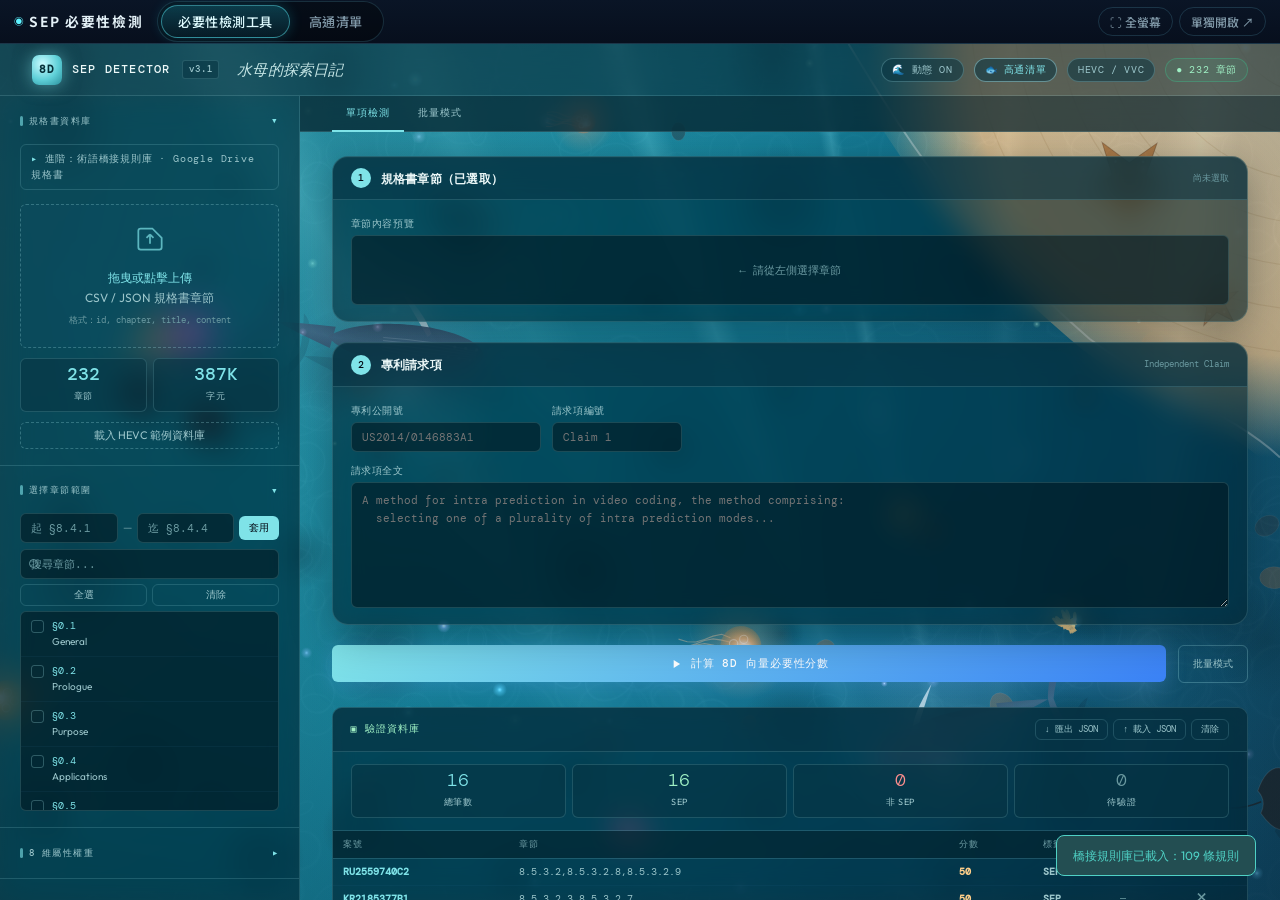
<file: index.html>
<!DOCTYPE html>
<html lang="zh-TW">
<head>
<meta charset="UTF-8">
<meta name="viewport" content="width=device-width, initial-scale=1.0">
<title>SEP 必要性檢測 · 高通清單</title>
<link rel="preconnect" href="https://fonts.googleapis.com">
<link rel="preconnect" href="https://fonts.gstatic.com" crossorigin>
<link href="https://fonts.googleapis.com/css2?family=Noto+Sans+TC:wght@500;700&family=IBM+Plex+Mono:wght@500&display=swap" rel="stylesheet">
<style>
  :root{--bg:#050a14;--bar:#070f1d;--line:rgba(120,220,255,.16);--ink:#e4f1f7;--dim:#7f97a6;--accent:#5ff3ff;--bar-h:44px;color-scheme:dark}
  *{box-sizing:border-box}
  html,body{margin:0;height:100%;background:var(--bg);color:var(--ink);font-family:"Noto Sans TC","PingFang TC","Microsoft JhengHei",system-ui,sans-serif;overflow:hidden}
  header{height:var(--bar-h);display:flex;align-items:center;gap:14px;padding:0 14px;background:linear-gradient(180deg,#0a1526,var(--bar));border-bottom:1px solid var(--line)}
  .brand{font-weight:700;font-size:.86rem;line-height:1;letter-spacing:.12em;white-space:nowrap}
  .brand::before{content:"◉ ";color:var(--accent);font-size:.7em;vertical-align:.12em}
  nav{display:flex;gap:2px;padding:3px;border:1px solid var(--line);border-radius:999px;background:rgba(0,0,0,.35)}
  nav a{display:block;padding:6px 16px;border-radius:999px;color:var(--dim);text-decoration:none;font-weight:500;font-size:.82rem;letter-spacing:.04em;border:1px solid transparent;white-space:nowrap;transition:color .2s,background .2s}
  nav a:hover{color:var(--ink)}
  nav a[aria-current="page"]{color:#dffcff;background:linear-gradient(180deg,rgba(34,227,255,.22),rgba(34,227,255,.08));border-color:rgba(95,243,255,.45);box-shadow:0 0 14px rgba(34,227,255,.2)}
  nav a:focus-visible,.tools a:focus-visible,.tools button:focus-visible{outline:1px solid var(--accent);outline-offset:2px}
  .tools{margin-left:auto;display:flex;gap:6px}
  .tools a,.tools button{font-weight:500;font-size:.74rem;font-family:inherit;color:var(--dim);background:transparent;border:1px solid var(--line);border-radius:999px;padding:5px 11px;cursor:pointer;text-decoration:none;white-space:nowrap}
  .tools a:hover,.tools button:hover{color:var(--accent);border-color:rgba(95,243,255,.45)}
  main{position:relative;height:calc(100% - var(--bar-h))}
  iframe{position:absolute;inset:0;width:100%;height:100%;border:0;background:var(--bg)}
  iframe[hidden]{display:none}
  @media (max-width:640px){.brand{display:none}nav a{padding:6px 12px}.tools a{display:none}}
</style>
</head>
<body>
<header>
  <div class="brand">SEP 必要性檢測</div>
  <nav aria-label="分頁">
    <a href="#tool" data-tab="tool">必要性檢測工具</a>
    <a href="#qcom" data-tab="qcom">高通清單</a>
  </nav>
  <div class="tools">
    <button type="button" id="fs" title="這個分頁全螢幕（Esc 離開）">⛶ 全螢幕</button>
    <a id="solo" href="tool.html" target="_blank" rel="noopener" title="不帶分頁列，單獨開啟這一頁">單獨開啟 ↗</a>
  </div>
</header>
<main>
  <iframe id="f-tool" title="必要性檢測工具" data-src="tool.html" allow="fullscreen; clipboard-write" hidden></iframe>
  <iframe id="f-qcom" title="高通清單：HEVC 魚群動畫" data-src="demo/ocean.html" allow="fullscreen" hidden></iframe>
</main>
<script>
  const TABS={tool:{t:"必要性檢測工具"},qcom:{t:"高通清單"}};
  function show(k){
    if(!TABS[k])k="tool";
    for(const id in TABS){
      const f=document.getElementById("f-"+id),on=id===k;
      if(on&&!f.src)f.src=f.dataset.src;   // 第一次切到才載入（魚群動畫較重）
      f.hidden=!on;                        // 隱藏的分頁瀏覽器會暫停其動畫
      document.querySelector(`nav a[data-tab="${id}"]`).setAttribute("aria-current",on?"page":"false");
    }
    const f=document.getElementById("f-"+k);
    document.getElementById("solo").href=f.dataset.src;
    document.title=TABS[k].t+" · SEP 必要性檢測";
    try{f.contentWindow&&f.contentWindow.focus()}catch(e){}
  }
  addEventListener("hashchange",()=>show(location.hash.slice(1)));
  document.getElementById("fs").onclick=()=>{
    const f=[...document.querySelectorAll("iframe")].find(x=>!x.hidden);
    if(f&&f.requestFullscreen)f.requestFullscreen().catch(()=>{});
  };
  show(location.hash.slice(1)||"tool");
</script>
</body>
</html>
</file>
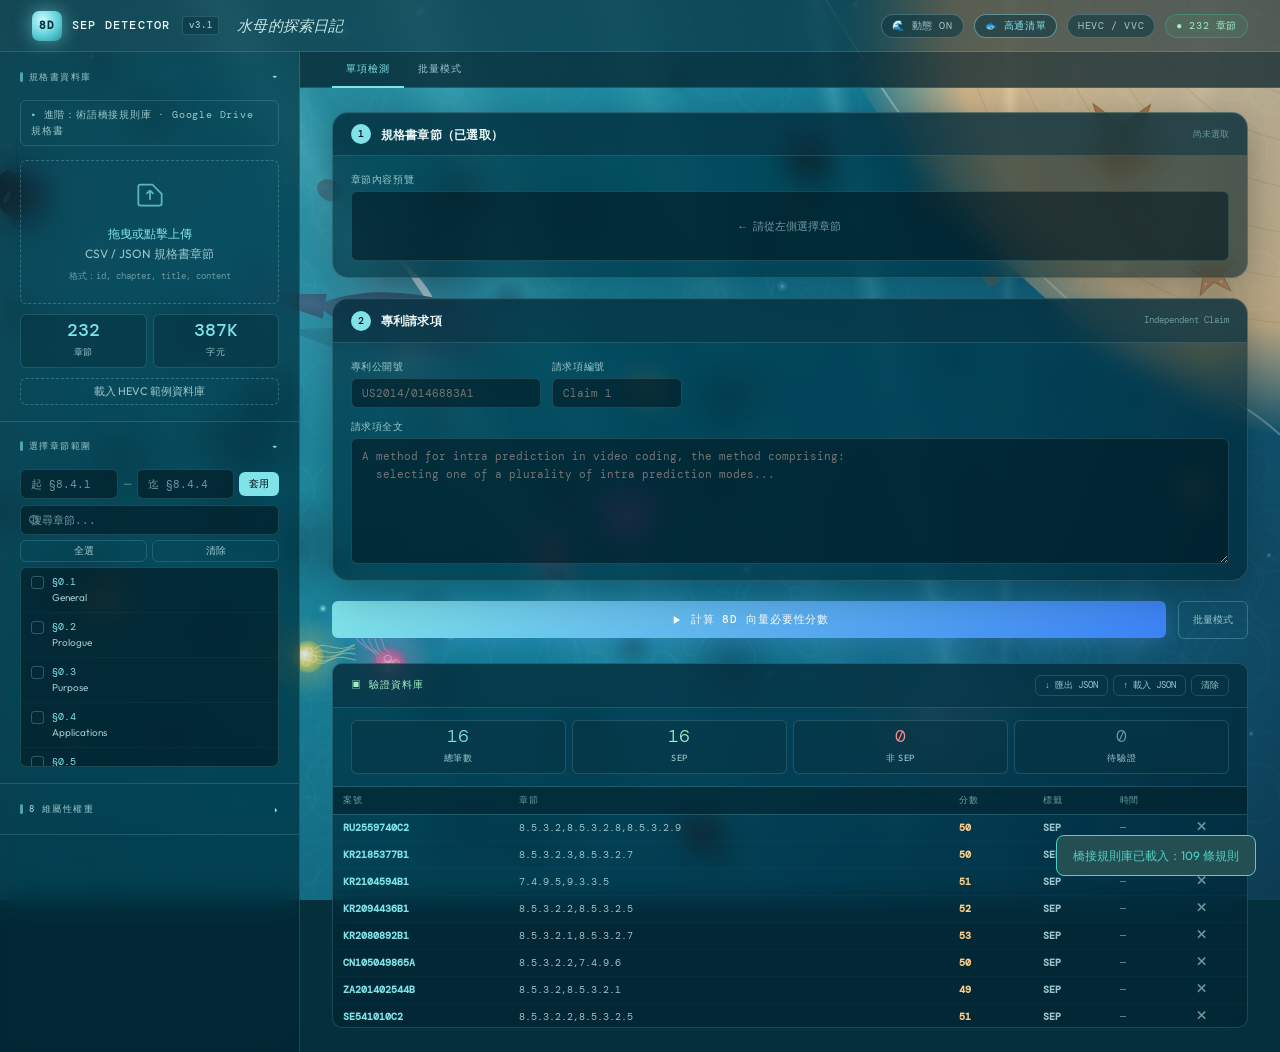
<file: tool.html>
<!DOCTYPE html>
<html lang="zh-TW">
<head>
<meta charset="UTF-8">
<meta name="viewport" content="width=device-width, initial-scale=1.0">
<title>SEP 必要性檢測工具</title>
<link rel="preconnect" href="https://fonts.googleapis.com">
<link rel="preconnect" href="https://fonts.gstatic.com" crossorigin>
<link href="https://fonts.googleapis.com/css2?family=DM+Mono:ital,wght@0,300;0,400;0,500&family=Outfit:wght@300;400;500;600;700&family=Fraunces:ital,wght@1,400&display=swap" rel="stylesheet">
<style>
  :root {
    --bg:           #060912;
    --bg2:          #080d18;
    --surface:      #0d1526;
    --surface2:     #111e35;
    --surface3:     #162440;
    --glass:        rgba(13,21,38,0.7);
    --border:       rgba(96,165,250,0.12);
    --border-mid:   rgba(96,165,250,0.22);
    --border-strong:rgba(96,165,250,0.38);
    --accent:       #60a5fa;
    --accent-glow:  rgba(96,165,250,0.15);
    --accent2:      #34d399;
    --accent2-glow: rgba(52,211,153,0.12);
    --accent3:      #fbbf24;
    --text:         #e2e8f0;
    --text-muted:   #64748b;
    --text-dim:     #334155;
    --high:         #f87171;
    --mid:          #fbbf24;
    --low:          #34d399;
    --high-glow:    rgba(248,113,113,0.15);
    --mid-glow:     rgba(251,191,36,0.12);
    --low-glow:     rgba(52,211,153,0.12);
    --font-mono:    'DM Mono', 'Courier New', monospace;
    --font-ui:      'Outfit', system-ui, sans-serif;
    --radius:       10px;
    --radius-sm:    6px;
  }

  * { box-sizing: border-box; margin: 0; padding: 0; }

  body {
    font-family: var(--font-ui);
    background: var(--bg);
    color: var(--text);
    min-height: 100vh;
    font-size: 14px;
    line-height: 1.6;
    /* subtle dot grid */
    background-image: radial-gradient(rgba(96,165,250,0.06) 1px, transparent 1px);
    background-size: 28px 28px;
  }

  /* ── SCANLINE OVERLAY ── */
  body::before {
    content: '';
    position: fixed;
    inset: 0;
    background: repeating-linear-gradient(
      0deg,
      transparent,
      transparent 2px,
      rgba(0,0,0,0.03) 2px,
      rgba(0,0,0,0.03) 4px
    );
    pointer-events: none;
    z-index: 0;
  }

  /* ── HEADER ── */
  header {
    background: rgba(6,9,18,0.92);
    backdrop-filter: blur(20px);
    -webkit-backdrop-filter: blur(20px);
    border-bottom: 1px solid var(--border-mid);
    padding: 0 2rem;
    display: flex;
    align-items: center;
    height: 52px;
    gap: 1rem;
    position: sticky;
    top: 0;
    z-index: 100;
  }

  .logo {
    display: flex;
    align-items: center;
    gap: 10px;
    font-family: var(--font-mono);
    font-size: 12px;
    font-weight: 500;
    letter-spacing: 0.1em;
    color: var(--accent);
  }

  .logo-icon {
    width: 30px; height: 30px;
    background: linear-gradient(135deg, var(--accent), #3b82f6);
    border-radius: 7px;
    display: flex; align-items: center; justify-content: center;
    font-size: 11px;
    color: #fff;
    font-weight: 700;
    font-family: var(--font-mono);
    box-shadow: 0 0 16px rgba(96,165,250,0.4);
  }

  .logo-name { color: var(--text); font-weight: 500; }
  .logo-version {
    font-size: 9px;
    color: var(--text-muted);
    background: var(--surface2);
    border: 1px solid var(--border);
    padding: 1px 6px;
    border-radius: 3px;
    letter-spacing: 0.08em;
    margin-left: 2px;
  }

  .header-right {
    margin-left: auto;
    display: flex;
    align-items: center;
    gap: 10px;
  }

  .header-pill {
    background: var(--surface2);
    border: 1px solid var(--border-mid);
    color: var(--text-muted);
    font-family: var(--font-mono);
    font-size: 10px;
    padding: 3px 10px;
    border-radius: 20px;
    letter-spacing: 0.06em;
  }

  .header-pill.active {
    color: var(--accent2);
    border-color: rgba(52,211,153,0.3);
    background: var(--accent2-glow);
  }

  /* ── LAYOUT ── */
  .layout {
    display: grid;
    grid-template-columns: 300px 1fr;
    min-height: calc(100vh - 52px);
    position: relative;
    z-index: 1;
  }

  /* ── LEFT PANEL ── */
  .left-panel {
    background: var(--surface);
    border-right: 1px solid var(--border);
    display: flex;
    flex-direction: column;
    overflow-y: auto;
    scrollbar-width: thin;
    scrollbar-color: var(--border-mid) transparent;
  }

  .panel-section {
    border-bottom: 1px solid var(--border);
    padding: 1rem 1.25rem;
  }

  .section-label {
    font-family: var(--font-mono);
    font-size: 9px;
    font-weight: 500;
    letter-spacing: 0.16em;
    color: var(--text-muted);
    text-transform: uppercase;
    margin-bottom: 0.875rem;
    display: flex;
    align-items: center;
    gap: 6px;
  }

  .section-label::before {
    content: '';
    display: block;
    width: 3px;
    height: 10px;
    background: var(--accent);
    border-radius: 2px;
    opacity: 0.6;
  }

  /* ── DRIVE INPUT BLOCK ── */
  .drive-block {
    background: var(--surface2);
    border: 1px solid var(--border);
    border-radius: var(--radius-sm);
    padding: 10px;
    margin-bottom: 0.75rem;
    transition: border-color 0.2s;
  }

  .drive-block:hover { border-color: var(--border-mid); }

  .drive-label {
    font-family: var(--font-mono);
    font-size: 9px;
    color: var(--accent2);
    letter-spacing: 0.1em;
    margin-bottom: 6px;
    display: flex;
    align-items: center;
    gap: 4px;
  }

  .drive-row { display: flex; gap: 5px; align-items: center; }

  .drive-input {
    flex: 1;
    min-width: 0;
    background: var(--surface);
    border: 1px solid var(--border);
    border-radius: 4px;
    color: var(--text);
    font-family: var(--font-mono);
    font-size: 10px;
    padding: 5px 8px;
    outline: none;
    transition: border-color 0.2s;
  }

  .drive-input:focus { border-color: var(--accent); }
  .drive-input::placeholder { color: var(--text-dim); }

  .btn-drive-load {
    background: var(--accent2);
    color: #030a05;
    border: none;
    border-radius: 4px;
    font-family: var(--font-mono);
    font-size: 9px;
    font-weight: 500;
    padding: 5px 9px;
    cursor: pointer;
    white-space: nowrap;
    transition: all 0.2s;
  }

  .btn-drive-load:hover { filter: brightness(1.1); }

  .btn-drive-clear {
    background: transparent;
    border: 1px solid var(--border);
    border-radius: 4px;
    color: var(--text-muted);
    font-family: var(--font-mono);
    font-size: 9px;
    padding: 5px 7px;
    cursor: pointer;
    transition: all 0.2s;
    white-space: nowrap;
  }

  .btn-drive-clear:hover { border-color: var(--high); color: var(--high); }

  .drive-status {
    font-size: 9px;
    font-family: var(--font-mono);
    margin-top: 4px;
    color: var(--text-dim);
    min-height: 12px;
    line-height: 1.3;
  }

  /* ── UPLOAD ZONE ── */
  .upload-zone {
    border: 1.5px dashed var(--border-mid);
    border-radius: var(--radius-sm);
    padding: 1.25rem;
    text-align: center;
    cursor: pointer;
    transition: all 0.25s;
    background: rgba(96,165,250,0.02);
    position: relative;
    overflow: hidden;
  }

  .upload-zone::before {
    content: '';
    position: absolute;
    inset: 0;
    background: linear-gradient(135deg, transparent 40%, rgba(96,165,250,0.04));
    opacity: 0;
    transition: opacity 0.25s;
  }

  .upload-zone:hover { border-color: var(--accent); background: rgba(96,165,250,0.05); }
  .upload-zone:hover::before { opacity: 1; }
  .upload-zone.drag-over { border-color: var(--accent); background: rgba(96,165,250,0.08); }

  .upload-icon { width: 28px; height: 28px; margin: 0 auto 0.6rem; color: var(--accent); opacity: 0.7; }

  .upload-text {
    font-size: 12px;
    color: var(--text-muted);
    line-height: 1.5;
  }

  .upload-text strong {
    color: var(--accent);
    font-weight: 500;
    display: block;
    margin-bottom: 2px;
    font-size: 12px;
  }

  .upload-hint {
    font-family: var(--font-mono);
    font-size: 9px;
    color: var(--text-dim);
    margin-top: 6px;
  }

  input[type="file"] { display: none; }

  /* ── DB STATS ── */
  .db-stats {
    display: none;
    gap: 6px;
    margin-top: 0.6rem;
  }

  .db-stats.visible { display: flex; }

  .stat-chip {
    flex: 1;
    background: var(--surface2);
    border: 1px solid var(--border);
    border-radius: var(--radius-sm);
    padding: 6px 8px;
    text-align: center;
  }

  .stat-chip .num {
    font-family: var(--font-mono);
    font-size: 18px;
    font-weight: 500;
    color: var(--accent);
    display: block;
    line-height: 1;
  }

  .stat-chip .lbl {
    font-size: 9px;
    color: var(--text-muted);
    margin-top: 2px;
    letter-spacing: 0.06em;
  }

  .btn-sample {
    margin-top: 0.6rem;
    width: 100%;
    background: transparent;
    border: 1px dashed var(--border-mid);
    border-radius: var(--radius-sm);
    color: var(--text-muted);
    font-size: 11px;
    font-family: var(--font-ui);
    padding: 5px 10px;
    cursor: pointer;
    transition: all 0.2s;
  }

  .btn-sample:hover { border-color: var(--accent2); color: var(--accent2); }

  /* ── CHAPTER SELECTOR ── */
  .range-row {
    display: flex;
    gap: 5px;
    align-items: center;
    margin-bottom: 6px;
  }

  .range-input {
    flex: 1;
    background: var(--surface2);
    border: 1px solid var(--border);
    border-radius: var(--radius-sm);
    color: var(--text);
    font-family: var(--font-mono);
    font-size: 10px;
    padding: 5px 8px;
    outline: none;
    transition: border-color 0.2s;
  }

  .range-input:focus { border-color: var(--accent); }
  .range-input::placeholder { color: var(--text-dim); }
  .range-sep { color: var(--text-dim); font-size: 11px; flex-shrink: 0; }

  .btn-apply {
    background: var(--accent);
    color: #020812;
    border: none;
    border-radius: var(--radius-sm);
    font-family: var(--font-mono);
    font-size: 10px;
    font-weight: 500;
    padding: 5px 10px;
    cursor: pointer;
    white-space: nowrap;
    transition: all 0.2s;
  }

  .btn-apply:hover { background: #93c5fd; }

  .search-wrap {
    position: relative;
    margin-bottom: 5px;
  }

  .search-input {
    width: 100%;
    background: var(--surface2);
    border: 1px solid var(--border);
    border-radius: var(--radius-sm);
    color: var(--text);
    font-family: var(--font-ui);
    font-size: 11px;
    padding: 5px 8px 5px 26px;
    outline: none;
    transition: border-color 0.2s;
  }

  .search-input:focus { border-color: var(--accent); }
  .search-input::placeholder { color: var(--text-dim); }
  .search-input:disabled { opacity: 0.3; cursor: not-allowed; }

  .search-icon {
    position: absolute;
    left: 8px;
    top: 50%;
    transform: translateY(-50%);
    width: 12px; height: 12px;
    color: var(--text-dim);
    pointer-events: none;
  }

  .chapter-actions {
    display: flex;
    gap: 5px;
    margin-bottom: 5px;
  }

  .btn-ca {
    flex: 1;
    background: transparent;
    border: 1px solid var(--border);
    border-radius: var(--radius-sm);
    color: var(--text-muted);
    font-size: 10px;
    font-family: var(--font-mono);
    padding: 3px 0;
    cursor: pointer;
    transition: all 0.2s;
  }

  .btn-ca:hover { color: var(--accent); border-color: var(--border-mid); }
  .btn-ca.danger:hover { color: var(--high); border-color: rgba(248,113,113,0.3); }

  /* ── CHAPTER LIST ── */
  .chapter-list-wrap {
    max-height: 200px;
    overflow-y: auto;
    border: 1px solid var(--border);
    border-radius: var(--radius-sm);
    background: var(--surface2);
    scrollbar-width: thin;
    scrollbar-color: var(--border-mid) transparent;
  }

  .chapter-empty {
    padding: 16px;
    text-align: center;
    font-family: var(--font-mono);
    font-size: 10px;
    color: var(--text-dim);
  }

  .chapter-item {
    display: flex;
    align-items: flex-start;
    gap: 8px;
    padding: 6px 10px;
    border-bottom: 1px solid rgba(96,165,250,0.05);
    cursor: pointer;
    transition: background 0.12s;
    user-select: none;
  }

  .chapter-item:last-child { border-bottom: none; }
  .chapter-item:hover { background: rgba(96,165,250,0.06); }
  .chapter-item.selected { background: rgba(96,165,250,0.1); }
  .chapter-item.range-highlight { background: rgba(52,211,153,0.06); }

  .chapter-cb {
    width: 13px; height: 13px;
    border: 1.5px solid var(--border-mid);
    border-radius: 3px;
    flex-shrink: 0;
    margin-top: 2px;
    display: flex; align-items: center; justify-content: center;
    transition: all 0.12s;
  }

  .chapter-item.selected .chapter-cb {
    background: var(--accent);
    border-color: var(--accent);
  }

  .chapter-cb-check { display: none; width: 7px; height: 7px; }
  .chapter-item.selected .chapter-cb-check { display: block; }

  .chapter-info { flex: 1; min-width: 0; }

  .chapter-num-label {
    font-family: var(--font-mono);
    font-size: 10px;
    color: var(--accent);
    display: block;
    white-space: nowrap;
    overflow: hidden;
    text-overflow: ellipsis;
  }

  .chapter-title-label {
    font-size: 10px;
    color: var(--text-muted);
    display: block;
    white-space: nowrap;
    overflow: hidden;
    text-overflow: ellipsis;
  }

  .selection-summary { display: none; margin-top: 6px; }

  .selection-meta {
    display: flex;
    align-items: center;
    justify-content: space-between;
    margin-bottom: 4px;
  }

  .selection-count {
    font-family: var(--font-mono);
    font-size: 9px;
    color: var(--accent);
  }

  .selection-chars {
    font-family: var(--font-mono);
    font-size: 9px;
    color: var(--text-dim);
  }

  .spec-preview {
    display: none;
    background: var(--surface2);
    border: 1px solid var(--border);
    border-radius: var(--radius-sm);
    padding: 8px;
    font-family: var(--font-mono);
    font-size: 10px;
    color: var(--text-muted);
    max-height: 100px;
    overflow-y: auto;
    line-height: 1.6;
    white-space: pre-wrap;
    word-break: break-word;
  }

  .spec-preview.visible { display: block; }

  /* ── WEIGHT LIST ── */
  .weight-list { display: flex; flex-direction: column; gap: 5px; }
  .weight-row { display: flex; align-items: center; gap: 6px; }
  .weight-dot { width: 5px; height: 5px; border-radius: 50%; flex-shrink: 0; }
  .weight-name { font-size: 11px; color: var(--text-muted); width: 56px; flex-shrink: 0; }
  .weight-bar-bg { flex: 1; height: 3px; background: var(--surface3); border-radius: 2px; overflow: hidden; }
  .weight-bar-fill { height: 100%; border-radius: 2px; }
  .weight-pct { font-family: var(--font-mono); font-size: 10px; color: var(--text-dim); width: 28px; text-align: right; }

  /* ── MAIN PANEL ── */
  .main-panel { display: flex; flex-direction: column; min-width: 0; }

  /* ── TAB BAR ── */
  .tab-bar {
    display: flex;
    border-bottom: 1px solid var(--border);
    padding: 0 2rem;
    background: rgba(6,9,18,0.6);
    backdrop-filter: blur(10px);
    position: sticky;
    top: 52px;
    z-index: 10;
  }

  .tab-btn {
    font-family: var(--font-mono);
    font-size: 10px;
    font-weight: 500;
    letter-spacing: 0.1em;
    text-transform: uppercase;
    padding: 10px 14px;
    border: none;
    background: transparent;
    color: var(--text-muted);
    cursor: pointer;
    border-bottom: 2px solid transparent;
    margin-bottom: -1px;
    transition: all 0.2s;
  }

  .tab-btn.active { color: var(--accent); border-bottom-color: var(--accent); }
  .tab-btn:hover:not(.active) { color: var(--text); }

  .tab-content { display: none; }
  .tab-content.active { display: flex; flex-direction: column; }

  /* ── MAIN CONTENT ── */
  .main-content {
    flex: 1;
    padding: 1.5rem 2rem;
    display: flex;
    flex-direction: column;
    gap: 1.25rem;
  }

  /* ── INPUT CARDS ── */
  .input-card {
    background: var(--surface);
    border: 1px solid var(--border);
    border-radius: var(--radius);
    overflow: hidden;
    transition: border-color 0.2s;
  }

  .input-card:focus-within { border-color: var(--border-mid); }

  .input-card-header {
    padding: 0.7rem 1.1rem;
    border-bottom: 1px solid var(--border);
    display: flex;
    align-items: center;
    gap: 10px;
    background: var(--surface2);
  }

  .card-num {
    width: 20px; height: 20px;
    background: var(--accent);
    color: #020812;
    border-radius: 50%;
    font-family: var(--font-mono);
    font-size: 10px;
    font-weight: 500;
    display: flex; align-items: center; justify-content: center;
    flex-shrink: 0;
  }

  .card-title { font-size: 12px; font-weight: 600; color: var(--text); letter-spacing: 0.02em; }
  .card-subtitle { margin-left: auto; font-family: var(--font-mono); font-size: 9px; color: var(--text-dim); }

  .input-card-body { padding: 1rem 1.1rem; display: flex; flex-direction: column; gap: 0.7rem; }

  .field-row { display: flex; gap: 0.7rem; align-items: flex-start; }
  .field-group { display: flex; flex-direction: column; gap: 3px; flex: 1; }

  label {
    font-size: 10px;
    color: var(--text-muted);
    font-weight: 500;
    letter-spacing: 0.06em;
    font-family: var(--font-mono);
  }

  input[type="text"] {
    width: 100%;
    background: var(--surface2);
    border: 1px solid var(--border);
    border-radius: var(--radius-sm);
    color: var(--text);
    font-family: var(--font-mono);
    font-size: 11px;
    padding: 7px 10px;
    outline: none;
    transition: border-color 0.2s;
  }

  input[type="text"]:focus { border-color: var(--accent); }

  textarea {
    width: 100%;
    background: var(--surface2);
    border: 1px solid var(--border);
    border-radius: var(--radius-sm);
    color: var(--text);
    font-family: var(--font-mono);
    font-size: 11px;
    padding: 9px 10px;
    outline: none;
    resize: vertical;
    transition: border-color 0.2s;
    line-height: 1.6;
  }

  textarea:focus { border-color: var(--accent); }

  .spec-readonly {
    background: var(--surface2);
    border: 1px solid var(--border);
    border-radius: var(--radius-sm);
    padding: 9px 10px;
    font-family: var(--font-mono);
    font-size: 10px;
    color: var(--text-muted);
    min-height: 70px;
    max-height: 160px;
    overflow-y: auto;
    line-height: 1.7;
    white-space: pre-wrap;
    word-break: break-word;
    display: flex;
    align-items: center;
    justify-content: center;
  }

  .spec-readonly.has-content { color: var(--text); align-items: flex-start; justify-content: flex-start; }
  .spec-placeholder { color: var(--text-dim); font-size: 11px; text-align: center; }

  /* ── RUN AREA ── */
  .run-area { display: flex; gap: 0.75rem; align-items: center; }

  .btn-run {
    flex: 1;
    background: linear-gradient(135deg, var(--accent), #3b82f6);
    color: #fff;
    border: none;
    border-radius: var(--radius-sm);
    font-family: var(--font-mono);
    font-size: 11px;
    font-weight: 500;
    letter-spacing: 0.08em;
    padding: 11px 20px;
    cursor: pointer;
    transition: all 0.2s;
    display: flex;
    align-items: center;
    justify-content: center;
    gap: 8px;
    box-shadow: 0 4px 20px rgba(96,165,250,0.25);
    text-transform: uppercase;
  }

  .btn-run:hover { filter: brightness(1.1); box-shadow: 0 4px 28px rgba(96,165,250,0.4); transform: translateY(-1px); }
  .btn-run:active { transform: scale(0.98) translateY(0); }
  .btn-run:disabled { opacity: 0.35; cursor: not-allowed; transform: none; box-shadow: none; }

  .btn-secondary {
    background: transparent;
    border: 1px solid var(--border-mid);
    border-radius: var(--radius-sm);
    color: var(--text-muted);
    font-family: var(--font-mono);
    font-size: 10px;
    padding: 11px 14px;
    cursor: pointer;
    transition: all 0.2s;
    white-space: nowrap;
  }

  .btn-secondary:hover { border-color: var(--accent); color: var(--accent); }

  /* ── RESULT CARD ── */
  .result-card {
    background: var(--surface);
    border: 1px solid var(--border);
    border-radius: var(--radius);
    overflow: hidden;
    display: none;
  }

  .result-card.visible { display: block; animation: slideUp 0.3s ease; }

  @keyframes slideUp {
    from { opacity: 0; transform: translateY(12px); }
    to   { opacity: 1; transform: translateY(0); }
  }

  /* ── RESULT HEADER ── */
  .result-header {
    padding: 1.25rem 1.25rem 1rem;
    border-bottom: 1px solid var(--border);
    background: var(--surface2);
    display: grid;
    grid-template-columns: auto 1fr auto;
    gap: 1.25rem;
    align-items: start;
  }

  .score-section { display: flex; align-items: baseline; gap: 6px; }

  .score-badge {
    font-family: var(--font-mono);
    font-size: 48px;
    font-weight: 300;
    line-height: 1;
    letter-spacing: -0.02em;
    transition: color 0.3s;
  }

  .score-badge.high { color: var(--high); text-shadow: 0 0 30px rgba(248,113,113,0.4); }
  .score-badge.mid  { color: var(--mid);  text-shadow: 0 0 30px rgba(251,191,36,0.35); }
  .score-badge.low  { color: var(--low);  text-shadow: 0 0 30px rgba(52,211,153,0.35); }

  .score-denom {
    font-family: var(--font-mono);
    font-size: 12px;
    color: var(--text-dim);
    margin-bottom: 4px;
  }

  .result-middle { display: flex; flex-direction: column; gap: 6px; padding-top: 4px; }

  .tier-badge {
    display: inline-flex;
    align-items: center;
    gap: 6px;
    padding: 4px 12px;
    border-radius: 20px;
    font-family: var(--font-mono);
    font-size: 11px;
    font-weight: 500;
    letter-spacing: 0.06em;
    width: fit-content;
  }

  .tier-badge.high { background: var(--high-glow); color: var(--high); border: 1px solid rgba(248,113,113,0.3); }
  .tier-badge.mid  { background: var(--mid-glow);  color: var(--mid);  border: 1px solid rgba(251,191,36,0.3); }
  .tier-badge.low  { background: var(--low-glow);  color: var(--low);  border: 1px solid rgba(52,211,153,0.3); }

  .tier-desc-inline { font-size: 11px; color: var(--text-muted); line-height: 1.5; }

  .result-meta { text-align: right; padding-top: 4px; }
  .result-meta .patent-num { font-family: var(--font-mono); font-size: 11px; color: var(--accent); }
  .result-meta .chapter-num { font-size: 10px; color: var(--text-muted); margin-top: 3px; font-family: var(--font-mono); }

  /* ── RESULT BODY ── */
  .result-body { padding: 1.25rem; }

  /* ── BREAKDOWN ── */
  .breakdown-grid {
    display: grid;
    grid-template-columns: repeat(3, 1fr);
    gap: 8px;
    margin-bottom: 1.25rem;
  }

  .breakdown-item {
    background: var(--surface2);
    border: 1px solid var(--border);
    border-radius: var(--radius-sm);
    padding: 10px 12px;
    text-align: center;
    transition: border-color 0.2s;
  }

  .breakdown-item:hover { border-color: var(--border-mid); }
  .breakdown-label { font-size: 9px; color: var(--text-dim); margin-bottom: 4px; letter-spacing: 0.06em; font-family: var(--font-mono); text-transform: uppercase; }
  .breakdown-val { font-family: var(--font-mono); font-size: 20px; font-weight: 300; color: var(--text); }
  .breakdown-val.accent { color: var(--accent); }
  .breakdown-val.boost  { color: var(--accent2); }

  /* ── 8D BARS ── */
  .attr-section-header {
    display: flex;
    align-items: center;
    gap: 8px;
    margin-bottom: 0.875rem;
  }

  .attr-section-title {
    font-family: var(--font-mono);
    font-size: 9px;
    font-weight: 500;
    letter-spacing: 0.14em;
    color: var(--text-muted);
    text-transform: uppercase;
  }

  .attr-section-line {
    flex: 1;
    height: 1px;
    background: var(--border);
  }

  .attr-rows { display: flex; flex-direction: column; gap: 7px; }

  .attr-row { display: flex; align-items: center; gap: 10px; }
  .attr-name { width: 54px; font-size: 11px; color: var(--text-muted); flex-shrink: 0; }
  .attr-weight { width: 26px; font-family: var(--font-mono); font-size: 9px; color: var(--text-dim); text-align: right; flex-shrink: 0; }

  .attr-bar-bg {
    flex: 1;
    height: 5px;
    background: var(--surface3);
    border-radius: 3px;
    overflow: hidden;
    position: relative;
  }

  .attr-bar-fill {
    height: 100%;
    border-radius: 3px;
    transition: width 0.8s cubic-bezier(0.4,0,0.2,1);
    position: relative;
  }

  .attr-bar-fill::after {
    content: '';
    position: absolute;
    right: 0;
    top: 0;
    width: 3px;
    height: 100%;
    background: rgba(255,255,255,0.4);
    border-radius: 2px;
  }

  .attr-sim { width: 36px; font-family: var(--font-mono); font-size: 11px; text-align: right; flex-shrink: 0; font-weight: 500; }
  .attr-contrib { width: 34px; font-family: var(--font-mono); font-size: 9px; color: var(--text-dim); text-align: right; flex-shrink: 0; }

  /* ── PENALTY ── */
  .penalty-box {
    margin-top: 1rem;
    background: rgba(248,113,113,0.06);
    border: 1px solid rgba(248,113,113,0.2);
    border-radius: var(--radius-sm);
    padding: 0.7rem 0.875rem;
    font-size: 11px;
    color: var(--high);
    font-family: var(--font-mono);
    display: none;
    line-height: 1.5;
  }

  .penalty-box.visible { display: block; }

  /* ── TIER DESC ── */
  .tier-desc {
    margin-top: 1rem;
    padding: 0.7rem 0.875rem;
    border-radius: var(--radius-sm);
    font-size: 12px;
    font-weight: 400;
    display: flex;
    align-items: flex-start;
    gap: 8px;
    line-height: 1.5;
  }

  .tier-desc.high { background: var(--high-glow); border: 1px solid rgba(248,113,113,0.2); color: var(--high); }
  .tier-desc.mid  { background: var(--mid-glow);  border: 1px solid rgba(251,191,36,0.2);  color: var(--mid); }
  .tier-desc.low  { background: var(--low-glow);  border: 1px solid rgba(52,211,153,0.2);  color: var(--low); }

  /* ── HISTORY ── */
  .history-panel { padding: 1.25rem; border-top: 1px solid var(--border); display: none; }
  .history-panel.visible { display: block; }

  .history-header { display: flex; align-items: center; justify-content: space-between; margin-bottom: 0.75rem; }

  .history-title {
    font-family: var(--font-mono);
    font-size: 10px;
    font-weight: 500;
    letter-spacing: 0.12em;
    color: var(--text-muted);
    text-transform: uppercase;
  }

  .btn-clear {
    background: transparent;
    border: 1px solid var(--border);
    border-radius: var(--radius-sm);
    color: var(--text-dim);
    font-size: 10px;
    font-family: var(--font-mono);
    padding: 2px 8px;
    cursor: pointer;
    transition: all 0.2s;
  }

  .btn-clear:hover { border-color: var(--high); color: var(--high); }

  .history-table { width: 100%; border-collapse: collapse; font-size: 11px; }

  .history-table th {
    font-family: var(--font-mono);
    font-size: 9px;
    font-weight: 500;
    letter-spacing: 0.1em;
    color: var(--text-dim);
    text-transform: uppercase;
    text-align: left;
    padding: 0 8px 6px 0;
    border-bottom: 1px solid var(--border);
  }

  .history-table td {
    padding: 6px 8px 6px 0;
    border-bottom: 1px solid rgba(96,165,250,0.05);
    color: var(--text-muted);
    font-family: var(--font-mono);
    font-size: 10px;
    vertical-align: middle;
  }

  .history-table td.score-cell { font-weight: 500; font-size: 13px; }

  /* ── LOADING ── */
  .loading-overlay {
    display: none;
    position: fixed;
    inset: 0;
    background: rgba(6,9,18,0.88);
    backdrop-filter: blur(8px);
    z-index: 999;
    align-items: center;
    justify-content: center;
  }

  .loading-overlay.visible { display: flex; }

  .loading-box {
    background: var(--surface);
    border: 1px solid var(--border-mid);
    border-radius: 14px;
    padding: 2.25rem 2.5rem;
    text-align: center;
    min-width: 280px;
    box-shadow: 0 0 60px rgba(96,165,250,0.08);
  }

  .spinner {
    width: 34px; height: 34px;
    border: 2px solid var(--surface3);
    border-top-color: var(--accent);
    border-radius: 50%;
    animation: spin 0.7s linear infinite;
    margin: 0 auto 1.1rem;
  }

  @keyframes spin { to { transform: rotate(360deg); } }

  .loading-step { font-family: var(--font-mono); font-size: 12px; color: var(--accent); margin-bottom: 4px; }
  .loading-sub  { font-size: 11px; color: var(--text-dim); }

  .loading-progress { margin-top: 1rem; height: 2px; background: var(--surface3); border-radius: 1px; overflow: hidden; }
  .loading-progress-bar { height: 100%; background: linear-gradient(90deg, var(--accent), var(--accent2)); border-radius: 1px; transition: width 0.4s ease; }

  /* ── BATCH ── */
  .batch-section { background: var(--surface); border: 1px solid var(--border); border-radius: var(--radius); overflow: hidden; }

  .batch-header {
    padding: 0.7rem 1.1rem;
    border-bottom: 1px solid var(--border);
    background: var(--surface2);
    display: flex;
    align-items: center;
    justify-content: space-between;
  }

  .batch-title { font-size: 12px; font-weight: 600; color: var(--text); }

  .batch-body { padding: 1.1rem; display: none; }
  .batch-body.open { display: block; }

  .batch-results { margin-top: 1rem; display: flex; flex-direction: column; gap: 5px; }

  .batch-row {
    display: flex;
    align-items: center;
    gap: 10px;
    background: var(--surface2);
    border: 1px solid var(--border);
    border-radius: var(--radius-sm);
    padding: 8px 12px;
    transition: border-color 0.15s;
  }

  .batch-row:hover { border-color: var(--border-mid); }
  .batch-rank   { font-family: var(--font-mono); font-size: 10px; color: var(--text-dim); width: 18px; flex-shrink: 0; }
  .batch-score  { font-family: var(--font-mono); font-size: 15px; font-weight: 500; width: 42px; flex-shrink: 0; }
  .batch-preview { flex: 1; font-size: 11px; color: var(--text-muted); font-family: var(--font-mono); white-space: nowrap; overflow: hidden; text-overflow: ellipsis; }

  /* ── SCROLLBARS ── */
  ::-webkit-scrollbar { width: 4px; height: 4px; }
  ::-webkit-scrollbar-track { background: transparent; }
  ::-webkit-scrollbar-thumb { background: var(--border-mid); border-radius: 2px; }

  /* ── RESPONSIVE ── */
  @media (max-width: 900px) {
    .layout { grid-template-columns: 1fr; }
    .left-panel { border-right: none; border-bottom: 1px solid var(--border); }
    .breakdown-grid { grid-template-columns: repeat(2,1fr); }
    .result-header { grid-template-columns: auto 1fr; }
    .result-meta { display: none; }
  }

  /* ── VERIFIED DB UI ── */
  .verify-bar { display:none; gap:8px; align-items:center; margin-top:1rem; padding:0.75rem 1rem; background:var(--surface2); border:1px solid var(--border); border-radius:var(--radius-sm); }
  .verify-bar.visible { display:flex; }
  .verify-label { font-family:var(--font-mono); font-size:10px; color:var(--text-muted); flex:1; }
  .btn-verify { padding:6px 14px; border-radius:var(--radius-sm); border:none; font-family:var(--font-mono); font-size:10px; font-weight:500; cursor:pointer; transition:all 0.2s; letter-spacing:0.04em; }
  .btn-verify.sep { background:rgba(52,211,153,0.12); color:var(--low); border:1px solid rgba(52,211,153,0.3); }
  .btn-verify.sep:hover { background:rgba(52,211,153,0.22); }
  .btn-verify.non-sep { background:rgba(248,113,113,0.1); color:var(--high); border:1px solid rgba(248,113,113,0.3); }
  .btn-verify.non-sep:hover { background:rgba(248,113,113,0.2); }
  .verified-badge { display:none; font-family:var(--font-mono); font-size:10px; padding:2px 9px; border-radius:10px; font-weight:500; }
  .verified-badge.sep { display:inline; background:rgba(52,211,153,0.12); color:var(--low); border:1px solid rgba(52,211,153,0.3); }
  .verified-badge.non-sep { display:inline; background:rgba(248,113,113,0.1); color:var(--high); border:1px solid rgba(248,113,113,0.3); }

  .db-panel { background:var(--surface); border:1px solid var(--border); border-radius:var(--radius); overflow:hidden; }
  .db-panel-header { padding:0.7rem 1.1rem; background:var(--surface2); border-bottom:1px solid var(--border); display:flex; align-items:center; justify-content:space-between; gap:8px; }
  .db-panel-title { font-family:var(--font-mono); font-size:10px; font-weight:500; color:var(--accent2); letter-spacing:0.1em; text-transform:uppercase; }
  .db-actions { display:flex; gap:5px; }
  .btn-db { background:transparent; border:1px solid var(--border); border-radius:var(--radius-sm); color:var(--text-muted); font-family:var(--font-mono); font-size:9px; padding:3px 9px; cursor:pointer; transition:all 0.2s; }
  .btn-db:hover { border-color:var(--accent2); color:var(--accent2); }
  .btn-db.danger:hover { border-color:var(--high); color:var(--high); }
  .db-stats-row { display:flex; gap:6px; padding:0.75rem 1.1rem; border-bottom:1px solid var(--border); }
  .db-stat { flex:1; background:var(--surface2); border:1px solid var(--border); border-radius:var(--radius-sm); padding:6px 8px; text-align:center; }
  .db-stat .n { font-family:var(--font-mono); font-size:18px; font-weight:300; display:block; line-height:1; }
  .db-stat .l { font-size:9px; color:var(--text-muted); margin-top:2px; letter-spacing:0.06em; }
  .db-stat.sep-stat .n { color:var(--low); }
  .db-stat.non-stat .n { color:var(--high); }
  .db-stat.total-stat .n { color:var(--accent); }
  .db-stat.pending-stat .n { color:var(--text-dim); }
  .db-table-wrap { max-height:240px; overflow-y:auto; }
  .db-table { width:100%; border-collapse:collapse; }
  .db-table th { font-family:var(--font-mono); font-size:9px; font-weight:500; letter-spacing:0.1em; color:var(--text-dim); text-transform:uppercase; padding:6px 10px; border-bottom:1px solid var(--border); text-align:left; position:sticky; top:0; background:var(--surface); }
  .db-table td { padding:5px 10px; border-bottom:1px solid rgba(96,165,250,0.04); color:var(--text-muted); font-family:var(--font-mono); font-size:10px; vertical-align:middle; }
  .db-table tr:hover td { background:rgba(96,165,250,0.03); }


  /* ── TERMINOLOGY BRIDGE LOADER ── */
  .bridge-bar {
    background: var(--surface2);
    border: 1px solid var(--border);
    border-radius: var(--radius-sm);
    padding: 8px 10px;
    margin-bottom: 0.75rem;
  }
  .bridge-label {
    font-family: var(--font-mono);
    font-size: 9px;
    color: var(--accent3);
    letter-spacing: 0.1em;
    margin-bottom: 5px;
    display: flex;
    align-items: center;
    gap: 4px;
  }
  .bridge-row { display: flex; gap: 5px; align-items: center; }
  .bridge-status {
    font-size: 9px;
    font-family: var(--font-mono);
    margin-top: 4px;
    color: var(--text-dim);
    min-height: 12px;
  }
  .bridge-stats {
    display: flex;
    gap: 5px;
    margin-top: 5px;
  }
  .bridge-stat {
    flex: 1;
    background: var(--surface);
    border: 1px solid var(--border);
    border-radius: 4px;
    padding: 4px 6px;
    text-align: center;
  }
  .bridge-stat .bn {
    font-family: var(--font-mono);
    font-size: 14px;
    font-weight: 300;
    color: var(--accent3);
    display: block;
    line-height: 1;
  }
  .bridge-stat .bl {
    font-size: 8px;
    color: var(--text-muted);
    letter-spacing: 0.04em;
  }
  .btn-bridge {
    background: rgba(251,191,36,0.1);
    border: 1px solid rgba(251,191,36,0.3);
    border-radius: 4px;
    color: var(--accent3);
    font-family: var(--font-mono);
    font-size: 9px;
    padding: 5px 9px;
    cursor: pointer;
    transition: all 0.2s;
    white-space: nowrap;
  }
  .btn-bridge:hover { background: rgba(251,191,36,0.18); }
  .btn-bridge-clear {
    background: transparent;
    border: 1px solid var(--border);
    border-radius: 4px;
    color: var(--text-muted);
    font-family: var(--font-mono);
    font-size: 9px;
    padding: 5px 7px;
    cursor: pointer;
    transition: all 0.2s;
  }
  .btn-bridge-clear:hover { border-color: var(--high); color: var(--high); }


  /* ════════════════════════════════════════════════════════════
     OCEAN SHALLOWS THEME — 水母的探索日記
     Overrides only colours / surfaces; detection logic untouched.
     ════════════════════════════════════════════════════════════ */
  :root {
    --bg:           #04303d;
    --bg2:          #063845;
    --surface:      rgba(4, 34, 46, 0.62);
    --surface2:     rgba(8, 52, 66, 0.55);
    --surface3:     rgba(120, 220, 230, 0.16);
    --glass:        rgba(4, 34, 46, 0.55);
    --border:       rgba(170, 236, 240, 0.16);
    --border-mid:   rgba(170, 236, 240, 0.26);
    --border-strong:rgba(170, 236, 240, 0.45);
    --accent:       #7fe3e8;
    --accent-glow:  rgba(127, 227, 232, 0.16);
    --accent2:      #9ff0c4;
    --accent2-glow: rgba(159, 240, 196, 0.14);
    --accent3:      #ffcf8a;
    --text:         #ecf8f8;
    --text-muted:   #9cc6cb;
    --text-dim:     #6b9aa1;
    --high:         #ff8f8f;
    --mid:          #ffcf8a;
    --low:          #9ff0c4;
  }

  body {
    background: var(--bg);
    background-image: none;
  }
  body::before { display: none; }

  #oceanCanvas {
    position: fixed;
    inset: 0;
    width: 100vw;
    height: 100vh;
    z-index: 0;
    pointer-events: none;
    display: block;
  }

  #oceanCursor {
    position: fixed; inset: 0; width: 100vw; height: 100vh;
    z-index: 10000; pointer-events: none; display: block;
  }
  /* dolphin replaces the mouse pointer (fine pointers only, motion on) */
  html.dolphin-cursor, html.dolphin-cursor * { cursor: none !important; }
  html.dolphin-cursor input[type="text"], html.dolphin-cursor textarea { cursor: text !important; }

  /* frosted-glass panels so the sea shows through */
  header {
    background: rgba(3, 30, 40, 0.55);
    border-bottom-color: var(--border);
  }
  .left-panel,
  .input-card,
  .result-card,
  .batch-section,
  .db-panel,
  .history-panel,
  .loading-box {
    backdrop-filter: blur(14px) saturate(130%);
    -webkit-backdrop-filter: blur(14px) saturate(130%);
  }
  .left-panel { border-right-color: var(--border); }
  .input-card, .result-card, .batch-section {
    border-radius: 16px;
    box-shadow: 0 10px 40px rgba(0, 20, 30, 0.35), inset 0 1px 0 rgba(255,255,255,0.06);
  }
  input[type="text"], textarea, .spec-readonly, .chapter-list-wrap, .spec-preview {
    background: rgba(2, 24, 33, 0.6);
  }
  .logo-icon {
    background: radial-gradient(circle at 35% 30%, #c9fbff, #5fd0d8 55%, #2a8f9c);
    box-shadow: 0 0 18px rgba(127, 227, 232, 0.55);
    color: #053039;
  }
  .logo-diary {
    font-family: 'Fraunces', Georgia, serif;
    font-style: italic;
    font-size: 15px;
    letter-spacing: 0.01em;
    color: #d9f6f4;
    margin-left: 8px;
    opacity: 0.9;
  }
  .loading-overlay { background: rgba(2, 26, 36, 0.55); }
  .tab-bar { background: rgba(3, 30, 40, 0.72); backdrop-filter: blur(14px); -webkit-backdrop-filter: blur(14px); }

  /* jellyfish loader (replaces the spinner) */
  .jelly-loader { position: relative; width: 56px; height: 74px; margin: 0 auto 1.1rem; animation: jellyBob 2.4s ease-in-out infinite; }
  .jelly-loader .bell {
    position: absolute; left: 4px; top: 0; width: 48px; height: 34px;
    border-radius: 50% 50% 22% 22% / 80% 80% 20% 20%;
    background: radial-gradient(circle at 50% 35%, rgba(255,255,255,0.85), rgba(255,190,140,0.75) 45%, rgba(255,150,110,0.35) 80%);
    box-shadow: 0 0 22px rgba(255, 190, 140, 0.55);
    animation: jellyPulse 1.2s ease-in-out infinite;
    transform-origin: 50% 100%;
  }
  .jelly-loader .tentacle {
    position: absolute; top: 30px; width: 2px; height: 38px; border-radius: 2px;
    background: linear-gradient(rgba(255,200,160,0.8), rgba(255,200,160,0));
    transform-origin: top center; animation: jellySway 1.2s ease-in-out infinite;
  }
  .jelly-loader .tentacle:nth-child(2) { left: 14px; animation-delay: -0.2s; }
  .jelly-loader .tentacle:nth-child(3) { left: 22px; animation-delay: -0.5s; height: 44px; }
  .jelly-loader .tentacle:nth-child(4) { left: 30px; animation-delay: -0.8s; height: 44px; }
  .jelly-loader .tentacle:nth-child(5) { left: 38px; animation-delay: -1.0s; }
  @keyframes jellyPulse { 0%,100% { transform: scale(1, 1); } 50% { transform: scale(1.12, 0.84); } }
  @keyframes jellySway  { 0%,100% { transform: rotate(-7deg); } 50% { transform: rotate(7deg); } }
  @keyframes jellyBob   { 0%,100% { transform: translateY(0); } 50% { transform: translateY(-8px); } }

  /* motion toggle */
  .ocean-toggle {
    cursor: pointer;
    font-family: var(--font-mono);
    user-select: none;
    transition: border-color .2s, color .2s;
  }
  .ocean-toggle:hover { border-color: var(--border-strong); color: var(--text); }
  .ocean-toggle:focus-visible { outline: 2px solid var(--accent); outline-offset: 2px; }

  .header-pill { white-space: nowrap; }
  @media (max-width: 760px) {
    header { padding: 0 1rem; gap: 0.5rem; }
    .logo-version, .logo-diary, .header-pill:not(.ocean-toggle):not(.active):not(.header-link) { display: none; }
  }
  @media (prefers-reduced-motion: reduce) {
    .jelly-loader, .jelly-loader .bell, .jelly-loader .tentacle { animation: none; }
  }
  /* ── DEMO LINK & TIDY LEFT PANEL (collapsible sections) ── */
  .main-panel { overflow-y: visible; } /* 讓分頁列黏在頁首下方，不再蓋住第一張卡片 */
  .header-pill { white-space: nowrap; }
  .layout > * { min-width: 0; }
  @media (max-width: 600px) {
    header { padding: 0 1rem; }
    .logo-name, .logo-version { display: none; }
    .main-content { padding: 1rem; }
    .tab-bar { padding: 0 1rem; }
  }
  a.header-link { text-decoration: none; color: var(--accent); border-color: var(--border-strong); }
  a.header-link:hover { color: #fff; background: var(--accent-glow); }
  .panel-section.collapsible > .section-label { cursor: pointer; user-select: none; margin-bottom: 0; }
  .panel-section.collapsible > .section-label:focus-visible { outline: 2px solid var(--accent); outline-offset: 3px; border-radius: 4px; }
  .panel-section.collapsible > .section-label::after { content: "▾"; margin-left: auto; font-size: 11px; color: var(--accent); transition: transform .2s; }
  .panel-section.collapsible.folded > .section-label::after { transform: rotate(-90deg); }
  .panel-section.collapsible:not(.folded) > .section-label { margin-bottom: 0.875rem; }
  .panel-section.collapsible.folded > :not(.section-label) { display: none !important; }
  details.adv-block { margin-bottom: 0.875rem; border: 1px solid var(--border); border-radius: var(--radius-sm); padding: 6px 10px; }
  details.adv-block > summary { cursor: pointer; font-family: var(--font-mono); font-size: 10px; letter-spacing: .08em; color: var(--text-muted); list-style: none; }
  details.adv-block > summary::-webkit-details-marker { display: none; }
  details.adv-block > summary::before { content: "▸ "; color: var(--accent); }
  details.adv-block[open] > summary::before { content: "▾ "; }
  details.adv-block[open] > summary { margin-bottom: 8px; }
</style>
</head>
<body>
<canvas id="oceanCanvas" aria-hidden="true"></canvas>
<canvas id="oceanCursor" aria-hidden="true"></canvas>

<!-- HEADER -->
<header>
  <div class="logo">
    <div class="logo-icon">8D</div>
    <span class="logo-name">SEP DETECTOR</span>
    <span class="logo-version">v3.1</span>
    <span class="logo-diary">水母的探索日記</span>
  </div>
  <div class="header-right">
    <div class="header-pill ocean-toggle" id="oceanToggle" role="button" tabindex="0" aria-pressed="true" title="開關背景動畫">🌊 動態 ON</div>
    <a class="header-pill header-link" href="index.html#qcom" target="_top" title="切到高通清單分頁（魚群動畫）">🐟 高通清單</a>
    <div class="header-pill">HEVC / VVC</div>
    <div class="header-pill active" id="dbStatusPill">● OFFLINE</div>
  </div>
</header>

<!-- LOADING -->
<div class="loading-overlay" id="loadingOverlay">
  <div class="loading-box">
    <div class="jelly-loader" aria-hidden="true"><div class="bell"></div><div class="tentacle"></div><div class="tentacle"></div><div class="tentacle"></div><div class="tentacle"></div></div>
    <div class="loading-step" id="loadingStep">初始化...</div>
    <div class="loading-sub" id="loadingSub">請稍候，正在分析技術文本</div>
    <div class="loading-progress">
      <div class="loading-progress-bar" id="progressBar" style="width:10%"></div>
    </div>
  </div>
</div>

<div class="layout">
  <!-- LEFT PANEL -->
  <div class="left-panel">

    <!-- SPEC DB -->
    <div class="panel-section">
      <div class="section-label">規格書資料庫</div>


      <!-- TERMINOLOGY BRIDGE LOADER -->
      <div class="bridge-bar">
        <div class="bridge-label">⚡ 術語橋接規則庫</div>
        <div class="bridge-row">
          <input type="file" id="bridgeFileInput" accept=".json" style="display:none"
            onchange="loadBridgeDB(event)" />
          <button class="btn-bridge" onclick="document.getElementById('bridgeFileInput').click()">
            ↑ 載入 JSON
          </button>
          <button class="btn-bridge" onclick="loadBuiltinBridge()">
            內建規則
          </button>
          <button class="btn-bridge-clear" onclick="clearBridgeDB()">清除</button>
        </div>
        <div class="bridge-status" id="bridgeStatus">尚未載入橋接規則庫</div>
        <div class="bridge-stats" id="bridgeStatsBar" style="display:none">
          <div class="bridge-stat">
            <span class="bn" id="bridgeTotalRules">0</span>
            <span class="bl">橋接規則</span>
          </div>
          <div class="bridge-stat">
            <span class="bn" id="bridgeCategories">0</span>
            <span class="bl">類別</span>
          </div>
          <div class="bridge-stat">
            <span class="bn" id="bridgeActive">0</span>
            <span class="bl">啟用中</span>
          </div>
        </div>
      </div>

      <div class="drive-block">
        <div class="drive-label">☁ Google Drive 規格書</div>
        <div class="drive-row">
          <input type="text" class="drive-input" id="driveUrlInput"
            placeholder="貼上分享連結..."
            onfocus="this.style.borderColor='var(--accent)'"
            onblur="this.style.borderColor='var(--border)'"
            onkeydown="if(event.key==='Enter')saveDriveUrl()" />
          <button class="btn-drive-load" onclick="saveDriveUrl()">載入</button>
          <button class="btn-drive-clear" onclick="clearDriveUrl()">清除</button>
        </div>
        <div class="drive-status" id="driveStatus"></div>
      </div>

      <div class="upload-zone" id="uploadZone"
        onclick="document.getElementById('fileInput').click()"
        ondragover="handleDragOver(event)"
        ondragleave="handleDragLeave(event)"
        ondrop="handleDrop(event)">
        <svg class="upload-icon" viewBox="0 0 24 24" fill="none" stroke="currentColor" stroke-width="1.5">
          <path d="M12 16v-8m0 0l-3 3m3-3l3 3M20 21H4a2 2 0 01-2-2V5a2 2 0 012-2h10l8 8v8a2 2 0 01-2 2z"/>
        </svg>
        <div class="upload-text">
          <strong>拖曳或點擊上傳</strong>
          CSV / JSON 規格書章節
        </div>
        <div class="upload-hint">格式：id, chapter, title, content</div>
      </div>
      <input type="file" id="fileInput" accept=".csv,.json" onchange="handleFileUpload(event)" />

      <div class="db-stats" id="dbStats">
        <div class="stat-chip"><span class="num" id="statChapters">0</span><span class="lbl">章節</span></div>
        <div class="stat-chip"><span class="num" id="statChars">0</span><span class="lbl">字元</span></div>
      </div>

      <button class="btn-sample" onclick="loadSampleDB()">載入 HEVC 範例資料庫</button>
    </div>

    <!-- CHAPTER SELECT -->
    <div class="panel-section">
      <div class="section-label">選擇章節範圍</div>

      <div class="range-row">
        <input class="range-input" type="text" id="rangeFrom" placeholder="起 §8.4.1" oninput="highlightRange()" />
        <span class="range-sep">—</span>
        <input class="range-input" type="text" id="rangeTo" placeholder="迄 §8.4.4" oninput="highlightRange()" />
        <button class="btn-apply" onclick="applyRange()">套用</button>
      </div>

      <div class="search-wrap">
        <svg class="search-icon" viewBox="0 0 24 24" fill="none" stroke="currentColor" stroke-width="2">
          <circle cx="11" cy="11" r="8"/><path d="m21 21-4.35-4.35"/>
        </svg>
        <input class="search-input" type="text" id="chapterSearch" placeholder="搜尋章節..." oninput="filterChapterList()" disabled />
      </div>

      <div class="chapter-actions" id="chapterActions">
        <button class="btn-ca" onclick="selectAllFiltered()">全選</button>
        <button class="btn-ca danger" onclick="clearSelection()">清除</button>
      </div>

      <div class="chapter-list-wrap" id="chapterList">
        <div class="chapter-empty">請先上傳規格書</div>
      </div>

      <div class="selection-summary" id="selectionSummary">
        <div class="selection-meta">
          <span class="selection-count" id="selectionCount">已選 0 個章節</span>
          <span class="selection-chars" id="selectionChars">0 字元</span>
        </div>
        <div class="spec-preview visible" id="specPreview"></div>
      </div>
    </div>

    <!-- WEIGHTS -->
    <div class="panel-section">
      <div class="section-label">8 維屬性權重</div>
      <div class="weight-list" id="weightList"></div>
    </div>

  </div>

  <!-- MAIN PANEL -->
  <div class="main-panel">
    <div class="tab-bar">
      <button class="tab-btn active" onclick="switchTab('single', this)">單項檢測</button>
      <button class="tab-btn" onclick="switchTab('batch', this)">批量模式</button>
    </div>

    <!-- SINGLE TAB -->
    <div class="tab-content active" id="tab-single">
      <div class="main-content">

        <!-- CARD 1: SPEC -->
        <div class="input-card">
          <div class="input-card-header">
            <div class="card-num">1</div>
            <div class="card-title">規格書章節（已選取）</div>
            <div class="card-subtitle" id="selectedChapterLabel">尚未選取</div>
          </div>
          <div class="input-card-body">
            <div class="field-group">
              <label>章節內容預覽</label>
              <div class="spec-readonly" id="specReadonly">
                <div class="spec-placeholder">← 請從左側選擇章節</div>
              </div>
            </div>
          </div>
        </div>

        <!-- CARD 2: CLAIM -->
        <div class="input-card">
          <div class="input-card-header">
            <div class="card-num">2</div>
            <div class="card-title">專利請求項</div>
            <div class="card-subtitle">Independent Claim</div>
          </div>
          <div class="input-card-body">
            <div class="field-row">
              <div class="field-group" style="max-width:190px;">
                <label>專利公開號</label>
                <input type="text" id="patentId" placeholder="US2014/0146883A1" />
              </div>
              <div class="field-group" style="max-width:130px;">
                <label>請求項編號</label>
                <input type="text" id="claimNum" placeholder="Claim 1" />
              </div>
            </div>
            <div class="field-group">
              <label>請求項全文</label>
              <textarea id="claimContent" rows="6" placeholder="A method for intra prediction in video coding, the method comprising:&#10;  selecting one of a plurality of intra prediction modes..."></textarea>
            </div>
          </div>
        </div>

        <!-- RUN -->
        <div class="run-area">
          <button class="btn-run" id="runBtn" onclick="runDetection()">
            <svg width="14" height="14" viewBox="0 0 24 24" fill="currentColor"><path d="M8 5v14l11-7z"/></svg>
            計算 8D 向量必要性分數
          </button>
          <button class="btn-secondary" onclick="switchTab('batch', document.querySelectorAll('.tab-btn')[1])">批量模式</button>
        </div>

        <!-- RESULT -->
        <div class="result-card" id="resultCard">
          <div class="result-header">
            <div class="score-section">
              <div class="score-badge" id="scoreBadge">—</div>
              <div class="score-denom">/100</div>
            </div>
            <div class="result-middle">
              <div class="tier-badge" id="tierBadge">—</div>
              <div class="tier-desc-inline" id="tierDesc">—</div>
            </div>
            <div class="result-meta">
              <div class="patent-num" id="resultPatentId">—</div>
              <div class="chapter-num" id="resultChapter">—</div>
            </div>
          </div>

          <div class="result-body">
            <div class="breakdown-grid">
              <div class="breakdown-item">
                <div class="breakdown-label">基礎幾何距離</div>
                <div class="breakdown-val accent" id="rawScore">—</div>
              </div>
              <div class="breakdown-item">
                <div class="breakdown-label">膨脹校正後</div>
                <div class="breakdown-val" id="inflatedScore">—</div>
              </div>
              <div class="breakdown-item">
                <div class="breakdown-label">核心屬性均值</div>
                <div class="breakdown-val boost" id="coreAvg">—</div>
              </div>
            </div>

            <div class="attr-section-header">
              <div class="attr-section-title">8 維屬性相似度</div>
              <div class="attr-section-line"></div>
            </div>
            <div class="attr-rows" id="attrRows"></div>

            <div class="penalty-box" id="penaltyBox"></div>
            <div class="tier-desc" id="tierDescBox"></div>
          </div>

          <div class="verify-bar" id="verifyBar">
            <span class="verify-label">人工驗證：</span>
            <span class="verified-badge" id="verifiedBadge"></span>
            <button class="btn-verify sep"     onclick="verifyCase(1)">✅ 確認為 SEP</button>
            <button class="btn-verify non-sep" onclick="verifyCase(0)">❌ 確認非 SEP</button>
          </div>

          <div class="history-panel" id="historyPanel">
            <div class="history-header">
              <div class="history-title">檢測歷史</div>
              <button class="btn-clear" onclick="clearHistory()">清除</button>
            </div>
            <table class="history-table">
              <thead>
                <tr><th>#</th><th>章節</th><th>專利號碼</th><th>分數</th><th>等級</th></tr>
              </thead>
              <tbody id="historyBody"></tbody>
            </table>
          </div>
        </div>

      </div>
    </div>

        <!-- VERIFIED DB PANEL -->
        <div class="db-panel" id="dbPanel" style="margin:0 2rem 1.5rem;">
          <div class="db-panel-header">
            <div class="db-panel-title">▣ 驗證資料庫</div>
            <div class="db-actions">
              <button class="btn-db" onclick="exportVerifiedDB()">↓ 匯出 JSON</button>
              <button class="btn-db" onclick="document.getElementById('importDbInput').click()">↑ 載入 JSON</button>
              <button class="btn-db danger" onclick="clearVerifiedDB()">清除</button>
            </div>
          </div>
          <div class="db-stats-row">
            <div class="db-stat total-stat"><span class="n" id="dbTotal">0</span><span class="l">總筆數</span></div>
            <div class="db-stat sep-stat">  <span class="n" id="dbSepCnt">0</span><span class="l">SEP</span></div>
            <div class="db-stat non-stat">  <span class="n" id="dbNonCnt">0</span><span class="l">非 SEP</span></div>
            <div class="db-stat pending-stat"><span class="n" id="dbPendingCnt">0</span><span class="l">待驗證</span></div>
          </div>
          <div class="db-table-wrap">
            <table class="db-table">
              <thead><tr><th>案號</th><th>章節</th><th>分數</th><th>標籤</th><th>時間</th><th></th></tr></thead>
              <tbody id="dbTableBody">
                <tr><td colspan="6" style="text-align:center;color:var(--text-dim);padding:16px;">尚無驗證紀錄</td></tr>
              </tbody>
            </table>
          </div>
        </div>
        <input type="file" id="importDbInput" accept=".json" style="display:none" onchange="importVerifiedDB(event)" />


    <!-- BATCH TAB -->
    <div class="tab-content" id="tab-batch">
      <div class="main-content">
        <div class="batch-section">
          <div class="batch-header">
            <div class="batch-title">批量請求項（同一章節）</div>
          </div>
          <div class="batch-body open">
            <div class="field-group">
              <label>多個請求項全文（以空行分隔）</label>
              <textarea id="batchClaims" rows="10" placeholder="請求項 1 全文...&#10;&#10;請求項 2 全文...&#10;&#10;請求項 3 全文..."></textarea>
            </div>
            <div style="margin-top:0.875rem;">
              <button class="btn-run" id="batchRunBtn" onclick="runBatch()" style="max-width:220px;">
                <svg width="12" height="12" viewBox="0 0 24 24" fill="currentColor"><path d="M8 5v14l11-7z"/></svg>
                批量計算
              </button>
            </div>
            <div class="batch-results" id="batchResults"></div>
          </div>
        </div>
      </div>
    </div>

  </div>
</div>


<script>

const ATTRIBUTES = [
  {name:"元件",   key:"components",      weight:0.25, color:"#63b3ed"},
  {name:"步驟",   key:"steps",           weight:0.15, color:"#63b3ed"},
  {name:"流程",   key:"process_flow",    weight:0.15, color:"#63b3ed"},
  {name:"數學公式",key:"math_formula",   weight:0.15, color:"#63b3ed"},
  {name:"程式碼", key:"pseudocode",      weight:0.10, color:"#4fd1c5"},
  {name:"相對位置",key:"relative_position",weight:0.08,color:"#68d391"},
  {name:"順序",   key:"sequence",        weight:0.07, color:"#68d391"},
  {name:"關聯性", key:"relevance",       weight:0.05, color:"#68d391"},
];

const GOLDEN_DATA = [
  {scores:[0.36,0.31,0.26,0.15,0.10,0.40,0.25,0.35],label:1},
  {scores:[0.85,0.80,0.75,0.70,0.65,0.72,0.60,0.55],label:1},
  {scores:[0.78,0.72,0.68,0.55,0.50,0.65,0.45,0.40],label:1},
  {scores:[0.70,0.65,0.70,0.60,0.55,0.58,0.50,0.45],label:1},
  {scores:[0.65,0.60,0.55,0.50,0.45,0.50,0.40,0.35],label:1},
  {scores:[0.40,0.35,0.30,0.20,0.15,0.38,0.30,0.25],label:1},
  {scores:[0.15,0.10,0.12,0.05,0.08,0.10,0.05,0.03],label:0},
  {scores:[0.10,0.08,0.05,0.03,0.02,0.06,0.02,0.01],label:0},
  {scores:[0.20,0.15,0.10,0.08,0.05,0.12,0.05,0.03],label:0},
  {scores:[0.30,0.20,0.15,0.10,0.08,0.18,0.08,0.05],label:0},
];

const SAMPLE_SPEC_DB = [
  {id:"8.5.3.3",chapter:"§8.5.3.3",title:"次像素內插濾波器",content:"The luma fractional sample positions generated by motion compensation use a 7-tap or 8-tap interpolation filter. For luma, the filter coefficients for 1/4-pel interpolation positions use the following filter taps: [−1,4,−10,58,17,−5,1] for half-pel. The negative lobes (negative filter coefficients) of the luma interpolation filters serve to sharpen the prediction. The filter is designed to minimize the distortion while maintaining a flat frequency response. Fractional sample interpolation applies Hα and Hβ filters sequentially for diagonal positions, generating subsample positions at 1/4, 1/2, 3/4 integer offsets. The interpolation uses bi-linear filter for chroma (1/8-pel precision) with coefficients [8-d, d]/8."},
  {id:"8.4.1",chapter:"§8.4.1",title:"幀內預測模式",content:"Intra prediction uses 35 prediction modes: planar mode (mode 0), DC mode (mode 1), and 33 angular modes (modes 2–34). The intra prediction for luma coding units selects the best mode based on rate-distortion optimization (RDO). For each CU, the encoder evaluates the most probable modes (MPM list) first. The MPM list contains up to 3 modes derived from neighboring blocks. Angular prediction generates reference samples from the reconstructed boundary pixels (left column and top row). The prediction direction is determined by the angle parameter associated with each mode. Planar mode uses a bilinear interpolation from four boundary pixels. DC mode computes the average of available boundary samples."},
  {id:"8.6.1",chapter:"§8.6.1",title:"去方塊濾波器",content:"The deblocking filter operates on 8x8 block boundaries in the reconstructed picture. The filter decision uses boundary strength (Bs) values of 0, 1, or 2. Bs=2 for boundaries where one block uses intra prediction. Bs=1 for inter-coded blocks with reference or motion vector differences. The filter strength is controlled by QP-dependent thresholds β and tC. The luma deblocking applies up to 3-sample filtering on each side of the boundary. The decision criteria: |p0−q0|<β, |p1−p0|<tC, |q1−q0|<tC. Strong filter applies when |p2−p0|<β/4 and |q2−q0|<β/4. Chroma deblocking uses a single-sample filter with threshold tC."},
  {id:"9.3.1",chapter:"§9.3.1",title:"CABAC 熵編碼初始化",content:"Context-adaptive binary arithmetic coding (CABAC) requires initialization of context variables before encoding each slice. Each context variable is defined by two parameters (pStateIdx, valMps) representing the probability state index and the most probable symbol value. The initialization table specifies initValue for each context for different slice QP values. The initialization process: pStateIdx = max(0,min(62, ((initValue>>4)*5*(qp−16)+offset+64)>>4)). valMps is derived from bits [3:0] of initValue. 128 context models are initialized per slice type. The arithmetic coder maintains a codIRange and codIOffset for range coding."},
  {id:"8.7.1",chapter:"§8.7.1",title:"SAO 取樣自適應偏移",content:"Sample Adaptive Offset (SAO) is applied after deblocking loop filter to reduce distortions introduced by block-based coding. SAO compensates for pixel value errors between restored reconstructed pixels and original pixels by adding a compensation offset value. SAO classifies each sample into one of 5 categories based on edge or band characteristics. Edge offset (EO) uses four 1D edge direction patterns: 0 degree, 90 degree, 135 degree, 45 degree. EO category derivation compares neighboring reconstructed samples. EO determines pixel group membership based on the degree of closeness to maximum or minimum values among neighboring restored pixels. Band offset (BO) divides the total section of pixel values sample value range into 32 equal-width uniform bands. Non-uniform band splitting based on actual minimum and maximum values of original pixels and restored pixels is also supported. The selected SAO offset type EO or BO and compensation offset values are signaled in the bitstream syntax per CTU. Offset values are clipped to range and quantized. The encoder determines the compensation value for each pixel group and encodes it into the bitstream. The decoder extracts compensation values by parsing the bitstream and applies them to each pixel group of the restored image. SAO is applied to both luma and chroma components. ALF adaptive loop filter using plurality of continuous one-dimensional filters may also be applied to the restored reconstructed image."},
  {id:"7.3.6",chapter:"§7.3.6",title:"預測單元語法",content:"A prediction unit (PU) defines the partition of a coding unit for prediction. For inter-prediction, motion information is signaled per PU including merge flag, merge index, inter prediction direction, reference picture indices, and motion vectors. The merge mode copies motion information from spatially or temporally adjacent PUs. The merge candidate list contains up to 5 candidates derived from: left neighbor, above neighbor, above-right, below-left, and temporal colocated block. MVD (motion vector difference) is coded using exponential Golomb or CABAC. The amvp (advanced motion vector prediction) mode uses two MVP candidates and signals the best index plus the MVD residual."},
];

let specDB = [];
let selectedSpec = null;
let selectedIds = new Set();
let lastClickedId = null;
let history = [];

function initWeightList() {
  const el = document.getElementById('weightList');
  el.innerHTML = ATTRIBUTES.map(a => `
    <div class="weight-row">
      <div class="weight-dot" style="background:${a.color}"></div>
      <div class="weight-name">${a.name}</div>
      <div class="weight-bar-bg"><div class="weight-bar-fill" style="width:${a.weight*100}%;background:${a.color}"></div></div>
      <div class="weight-pct">${Math.round(a.weight*100)}%</div>
    </div>
  `).join('');
}

function loadSpecDB(data) {
  specDB = data;
  selectedIds = new Set();
  lastClickedId = null;
  const stats = document.getElementById('dbStats');
  stats.classList.add('visible');
  document.getElementById('statChapters').textContent = data.length;
  const totalChars = data.reduce((s,d) => s + (d.content||'').length, 0);
  document.getElementById('statChars').textContent = totalChars > 1000 ? Math.round(totalChars/1000) + 'K' : totalChars;
  document.getElementById('chapterSearch').disabled = false;
  document.getElementById('chapterActions').style.display = 'flex';
  renderChapterList(data);
}

function renderChapterList(items) {
  const container = document.getElementById('chapterList');
  if (items.length === 0) {
    container.innerHTML = '<div style="padding:16px;text-align:center;font-family:var(--font);font-size:11px;color:var(--text-dim);">無符合章節</div>';
    return;
  }
  container.innerHTML = items.map(d => `
    <div class="chapter-item ${selectedIds.has(d.id) ? 'selected' : ''}" data-id="${d.id}" onclick="toggleChapter('${d.id}', event)">
      <div class="chapter-cb">
        <svg class="chapter-cb-check" viewBox="0 0 10 10" fill="none" stroke="white" stroke-width="1.8"><polyline points="1.5,5 4,7.5 8.5,2.5"/></svg>
      </div>
      <div class="chapter-info">
        <span class="chapter-num-label">${d.chapter}</span>
        <span class="chapter-title-label">${d.title}</span>
      </div>
    </div>
  `).join('');
}

function toggleChapter(id, event) {
  if (event.shiftKey && lastClickedId && lastClickedId !== id) {
    const ids = specDB.map(d => d.id);
    const a = ids.indexOf(lastClickedId);
    const b = ids.indexOf(id);
    const [from, to] = a < b ? [a,b] : [b,a];
    for (let i = from; i <= to; i++) selectedIds.add(ids[i]);
  } else {
    if (selectedIds.has(id)) selectedIds.delete(id);
    else selectedIds.add(id);
  }
  lastClickedId = id;
  refreshChapterUI();
}

function refreshChapterUI() {
  document.querySelectorAll('.chapter-item').forEach(el => {
    el.classList.toggle('selected', selectedIds.has(el.dataset.id));
  });
  updateSelectionSummary();
}

function updateSelectionSummary() {
  const selected = specDB.filter(d => selectedIds.has(d.id));
  const summary = document.getElementById('selectionSummary');
  if (selected.length === 0) {
    summary.style.display = 'none';
    selectedSpec = null;
    document.getElementById('specReadonly').innerHTML = '<div class="spec-placeholder">← 請從左側選擇章節</div>';
    document.getElementById('specReadonly').classList.remove('has-content');
    document.getElementById('selectedChapterLabel').textContent = '尚未選取';
    return;
  }
  summary.style.display = 'block';
  document.getElementById('selectionCount').textContent = `已選 ${selected.length} 個章節`;
  const totalChars = selected.reduce((s,d) => s + d.content.length, 0);
  document.getElementById('selectionChars').textContent = totalChars > 1000 ? Math.round(totalChars/1000) + 'K 字元' : totalChars + ' 字元';
  const mergedContent = selected.map(d => `[${d.chapter} ${d.title}]\n${d.content}`).join('\n\n---\n\n');
  selectedSpec = {
    id: selected.map(d=>d.id).join(','),
    chapter: selected.length === 1 ? selected[0].chapter : `${selected[0].chapter} ~ ${selected[selected.length-1].chapter}`,
    title: selected.length === 1 ? selected[0].title : `${selected.length} 個章節`,
    content: mergedContent
  };
  document.getElementById('specPreview').textContent = mergedContent.substring(0, 280) + (mergedContent.length > 280 ? '...' : '');
  const readonly = document.getElementById('specReadonly');
  readonly.textContent = mergedContent.substring(0, 400) + (mergedContent.length > 400 ? '...' : '');
  readonly.classList.add('has-content');
  document.getElementById('selectedChapterLabel').textContent =
    selected.length === 1 ? `${selected[0].chapter} ${selected[0].title}` :
    selected.map(d => d.chapter).join(', ');
}

function filterChapterList() {
  const q = document.getElementById('chapterSearch').value.toLowerCase();
  const filtered = q ? specDB.filter(d =>
    d.chapter.toLowerCase().includes(q) ||
    d.title.toLowerCase().includes(q) ||
    d.content.toLowerCase().includes(q)
  ) : specDB;
  renderChapterList(filtered);
}

function selectAllFiltered() {
  document.querySelectorAll('.chapter-item').forEach(el => selectedIds.add(el.dataset.id));
  refreshChapterUI();
}

function clearSelection() {
  selectedIds.clear();
  lastClickedId = null;
  refreshChapterUI();
}

function applyRange() {
  const from = document.getElementById('rangeFrom').value.trim().replace(/^§/,'');
  const to = document.getElementById('rangeTo').value.trim().replace(/^§/,'');
  if (!from) { showToast('請輸入起始章節', true); return; }
  const normalize = s => s.replace(/^§/,'').toLowerCase();
  const nFrom = normalize(from);
  const nTo = to ? normalize(to) : null;
  const ids = specDB.map(d => normalize(d.chapter));
  const iFrom = ids.findIndex(id => id.startsWith(nFrom) || id === nFrom);
  let iTo = nTo ? (() => {
    for (let i = ids.length-1; i >= 0; i--) {
      if (ids[i].startsWith(nTo) || ids[i] === nTo) return i;
    }
    return -1;
  })() : iFrom;
  if (iTo === -1) iTo = iFrom;
  if (iFrom === -1) { showToast(`找不到章節 §${from}`, true); return; }
  if (iFrom > iTo) { showToast('起始章節不能在迄止之後', true); return; }
  for (let i = iFrom; i <= iTo; i++) selectedIds.add(specDB[i].id);
  lastClickedId = specDB[iTo].id;
  renderChapterList(specDB);
  document.querySelectorAll('.chapter-item').forEach(el => {
    el.classList.toggle('selected', selectedIds.has(el.dataset.id));
  });
  updateSelectionSummary();
  showToast(`已選取 ${iTo - iFrom + 1} 個章節`);
}

function highlightRange() {
  const from = document.getElementById('rangeFrom').value.trim().replace(/^§/,'').toLowerCase();
  document.querySelectorAll('.chapter-item').forEach(el => {
    const ch = specDB.find(d => d.id === el.dataset.id);
    if (!ch) return;
    const chN = ch.chapter.replace(/^§/,'').toLowerCase();
    const inRange = from && chN.startsWith(from.substring(0,3));
    el.classList.toggle('range-highlight', inRange && !selectedIds.has(el.dataset.id));
  });
}

function loadSampleDB() {
  loadSpecDB(SAMPLE_SPEC_DB);
  showToast('已載入 6 個 HEVC 範例章節');
}

function handleFileUpload(event) {
  const file = event.target.files[0];
  if (!file) return;
  const reader = new FileReader();
  reader.onload = e => parseUploadedFile(e.target.result, file.name);
  reader.readAsText(file, 'UTF-8');
}

function handleDragOver(e) { e.preventDefault(); document.getElementById('uploadZone').classList.add('drag-over'); }
function handleDragLeave(e) { document.getElementById('uploadZone').classList.remove('drag-over'); }
function handleDrop(e) {
  e.preventDefault();
  document.getElementById('uploadZone').classList.remove('drag-over');
  const file = e.dataTransfer.files[0];
  if (!file) return;
  const reader = new FileReader();
  reader.onload = ev => parseUploadedFile(ev.target.result, file.name);
  reader.readAsText(file, 'UTF-8');
}

function parseUploadedFile(text, filename) {
  try {
    let data;
    if (filename.endsWith('.json')) {
      data = JSON.parse(text);
      if (!Array.isArray(data)) data = Object.values(data);
    } else {
      data = parseCSV(text);
    }
    if (data.length === 0) { showToast('檔案內容為空', true); return; }
    data = data.map((d,i) => ({
      id: d.id || d.chapter_id || String(i+1),
      chapter: d.chapter || d.chapter_num || d.section || `§${d.id || i+1}`,
      title: d.title || d.name || '未命名',
      content: d.content || d.text || d.body || ''
    }));
    loadSpecDB(data);
    showToast(`已載入 ${data.length} 個章節`);
  } catch(err) {
    showToast('解析失敗：' + err.message, true);
  }
}

function parseCSV(text) {
  const lines = text.trim().split('\n');
  if (lines.length < 2) return [];
  const headers = lines[0].split(',').map(h => h.trim().replace(/"/g,''));
  return lines.slice(1).map(line => {
    const cols = splitCSVLine(line);
    const obj = {};
    headers.forEach((h,i) => obj[h] = (cols[i] || '').replace(/^"|"$/g,'').trim());
    return obj;
  });
}

function splitCSVLine(line) {
  const result = [];
  let current = '';
  let inQuotes = false;
  for (let i = 0; i < line.length; i++) {
    const ch = line[i];
    if (ch === '"') { inQuotes = !inQuotes; }
    else if (ch === ',' && !inQuotes) { result.push(current); current = ''; }
    else { current += ch; }
  }
  result.push(current);
  return result;
}

function switchTab(tab, btn) {
  document.querySelectorAll('.tab-btn').forEach(b => b.classList.remove('active'));
  document.querySelectorAll('.tab-content').forEach(c => c.classList.remove('active'));
  btn.classList.add('active');
  document.getElementById('tab-' + tab).classList.add('active');
}

async function runDetection() {
  if (!selectedSpec) { showToast('請先選擇規格書章節', true); return; }
  const claim = document.getElementById('claimContent').value.trim();
  if (!claim) { showToast('請輸入專利請求項', true); return; }
  const patentId = document.getElementById('patentId').value.trim() || '未指定';
  const claimNum = document.getElementById('claimNum').value.trim() || 'Claim 1';
  showLoading(true);
  document.getElementById('runBtn').disabled = true;
  try {
    setLoadingStep('提取規格書章節 8 屬性...', 30);
    const specAttrs = extractAttrs(selectedSpec.content, '技術規格書章節');
    setLoadingStep('提取專利請求項 8 屬性...', 60);
    const claimAttrs = extractAttrs(claim, '專利請求項');
    setLoadingStep('計算 8 維向量幾何距離...', 85);
    const result = computeScore(specAttrs, claimAttrs);
    setLoadingStep('生成分析報告...', 98);
    await sleep(200);
    showLoading(false);
    renderResult(result, patentId, claimNum, selectedSpec.chapter + ' ' + selectedSpec.title);
    addHistory(selectedSpec.chapter, patentId, result);
    autoSaveDetection(patentId, result);
  } catch(err) {
    showLoading(false);
    showToast('分析失敗：' + err.message, true);
  } finally {
    document.getElementById('runBtn').disabled = false;
  }
}

async function runBatch() {
  if (!selectedSpec) { showToast('請先選擇規格書章節', true); return; }
  const raw = document.getElementById('batchClaims').value.trim();
  if (!raw) { showToast('請輸入批量請求項', true); return; }
  const claims = raw.split(/\n\s*\n/).map(c => c.trim()).filter(Boolean);
  if (claims.length === 0) { showToast('未偵測到有效請求項', true); return; }
  showLoading(true);
  document.getElementById('batchRunBtn').disabled = true;
  try {
    setLoadingStep('提取規格書 8 屬性...', 10);
    const specAttrs = extractAttrs(selectedSpec.content, '技術規格書章節');
    const results = [];
    for (let i = 0; i < claims.length; i++) {
      const pct = 20 + Math.round((i/claims.length) * 70);
      setLoadingStep(`[${i+1}/${claims.length}] 分析請求項...`, pct);
      const claimAttrs = extractAttrs(claims[i], '專利請求項');
      const r = computeScore(specAttrs, claimAttrs);
      r.preview = claims[i].substring(0, 80);
      results.push(r);
    }
    results.sort((a,b) => b.score - a.score);
    showLoading(false);
    renderBatchResults(results);
  } catch(err) {
    showLoading(false);
    showToast('批量分析失敗：' + err.message, true);
  } finally {
    document.getElementById('batchRunBtn').disabled = false;
  }
}


// ════════════════════════════════════════════════════════════════
//  中文專利請求項橋接層
//  自動偵測中文輸入 → 轉換為英文技術術語 → 再做 trigram 比對
// ════════════════════════════════════════════════════════════════

const ZH_EN_MAP = [
  [/編碼單元/g, 'coding unit CU'],
  [/編碼樹單元/g, 'coding tree unit CTU'],
  [/預測單元/g, 'prediction unit PU'],
  [/轉換單元/g, 'transform unit TU'],
  [/最小\s*CU\s*大小/g, 'minimum CU size'],
  [/最小編碼單元/g, 'minimum coding unit'],
  [/四叉樹/g, 'quadtree'],
  [/分割(?:區|塊|方式|模式)?/g, 'partition'],
  [/編碼資料/g, 'coded data bitstream'],
  [/碼字/g, 'codeword'],
  [/非對稱運動分[割區塊]+/g, 'asymmetric motion partition AMP'],
  [/運動向量/g, 'motion vector'],
  [/運動補償/g, 'motion compensation inter prediction'],
  [/運動估計/g, 'motion estimation'],
  [/幀間預測/g, 'inter prediction'],
  [/幀內預測/g, 'intra prediction'],
  [/雙向預測/g, 'bi-directional prediction'],
  [/參考圖[像帧]/g, 'reference picture'],
  [/參考幀/g, 'reference picture'],
  [/合併模式/g, 'merge mode candidate'],
  [/合併候選/g, 'merge candidate list'],
  [/跳過模式/g, 'skip mode'],
  [/上下文自適應二進位算術編碼/g, 'CABAC context-adaptive binary arithmetic coding'],
  [/上下文自適應變長編碼/g, 'CAVLC context-adaptive variable length coding'],
  [/熵編碼/g, 'entropy coding CABAC'],
  [/熵解碼/g, 'entropy decoding CABAC'],
  [/算術編碼/g, 'arithmetic coding CABAC'],
  [/上下文模型/g, 'context model CABAC pStateIdx'],
  [/二進位化/g, 'binarization bin CABAC'],
  [/離散餘弦轉換/g, 'discrete cosine transform DCT'],
  [/量化參數/g, 'quantization parameter QP'],
  [/量化步長/g, 'quantization step QP'],
  [/反量化/g, 'inverse quantization dequantization'],
  [/反轉換/g, 'inverse transform DCT'],
  [/預測殘差/g, 'prediction residual'],
  [/殘差/g, 'residual'],
  [/去方塊濾波器?/g, 'deblocking filter loop filter'],
  [/迴圈濾波器?/g, 'loop filter deblocking'],
  [/取樣自適應偏移/g, 'sample adaptive offset SAO'],
  [/偏移值/g, 'SAO offset value'],
  [/最可能模式/g, 'most probable mode MPM'],
  [/平面模式/g, 'planar mode'],
  [/角度預測/g, 'angular prediction mode'],
  [/預測模式/g, 'prediction mode'],
  [/相鄰塊/g, 'neighboring block adjacent'],
  [/重建[圖]?像素/g, 'reconstructed sample pixel SAO'],
  [/視訊位元流/g, 'video bitstream'],
  [/位元流/g, 'bitstream'],
  [/解碼/g, 'decoding decoded'],
  [/接收/g, 'receiving'],
  [/傳輸/g, 'transmitting signaling'],
  [/信令/g, 'signaling syntax'],
  [/語法元素/g, 'syntax element'],
  [/圖像/g, 'picture frame'],
  [/切片/g, 'slice'],
  [/亮度[分量]?/g, 'luma component'],
  [/色度[分量]?/g, 'chroma component'],
  [/像素/g, 'pixel sample'],
  [/樣本/g, 'sample'],
  [/停用/g, 'disabled'],
  [/啟用/g, 'enabled'],
  [/對應/g, 'corresponds corresponding'],
  [/確定/g, 'determining'],
  [/選擇/g, 'selecting'],
  [/使用/g, 'using'],
  [/方法/g, 'method'],
  [/裝置/g, 'apparatus device'],
  [/處理器/g, 'processor'],
  [/大小/g, 'size'],
  [/結構/g, 'structure'],
  [/索賠\d+/g, ''],
  [/該方法/g, 'the method'],
  [/還包括/g, 'further comprising'],
  [/其中/g, 'wherein'],
  [/所述/g, 'the said'],
  [/一個或多個/g, 'one or more'],
  [/第一/g, 'first'],
  [/第二/g, 'second'],
  [/等於/g, 'equals'],
  [/大於/g, 'greater than'],
  [/小於/g, 'less than'],
  [/基於/g, 'based on'],
  [/包括[：:]?/g, 'comprising'],
  [/編碼(?!單元|樹)/g, 'encoding coding'],
];

function hasChineseChars(text) {
  return /[\u4e00-\u9fff]/.test(text);
}

function normalizeZhToEn(text) {
  if (!hasChineseChars(text)) return text;  // 沒有中文，直接跳過
  let t = text;
  for (const [pat, rep] of ZH_EN_MAP) {
    t = t.replace(pat, ' ' + rep + ' ');
  }
  // 移除剩餘中文字元
  t = t.replace(/[\u4e00-\u9fff\u3000-\u303f\uff00-\uffef（）【】、，。：；！？]+/g, ' ');
  // 清理空白
  t = t.replace(/\s+/g, ' ').trim();
  return t;
}

// ── SYNONYM MAP (複合詞規則優先) ──
// ── SYNONYM MAP v3 (122 條規則，複合詞優先，中間態避免雙重觸發) ──
const SYNONYM_MAP = [
  [/\bfinite impulse response filter\b/gi, '8-tap interp-filter FIR'],
  [/\btruncated sinc filter\b/gi, '8-tap interp-filter'],
  [/\bnegative lobe portion[s]?\b/gi, 'negative filter coefficients'],
  [/\bnegative lobe[s]?\b/gi, 'negative filter coefficients'],
  [/\bhalf-?way subpixel point\b/gi, 'half-pel fractional sample position'],
  [/\bone-quarter-?way subpixel point\b/gi, '1/4-pel fractional sample position'],
  [/\bthree-quarter-?way subpixel point\b/gi, '3/4-pel fractional sample position'],
  [/\bsinc filter\b/gi, 'interp-filter'],
  [/\bFIR filter\b/gi, 'interp-filter FIR'],
  [/\biir filter\b/gi, 'interp-filter'],
  [/\bbilinear filter\b/gi, 'bilinear interp-filter'],
  [/\bwiener filter\b/gi, 'adaptive interp-filter'],
  [/\binterpolation kernel\b/gi, 'interp-filter coefficients'],
  [/\bfilter tap[s]?\b/gi, 'interp-filter tap coefficient'],
  [/\btap weight[s]?\b/gi, 'filter coefficient interp-filter tap'],
  [/\bimpulse response\b/gi, 'filter interp response'],
  [/\bFIR\b/gi, 'interp-filter FIR'],
  [/\bhalf-?way position[s]?\b/gi, 'half-pel fractional sample position'],
  [/\bquarter-?way position[s]?\b/gi, '1/4-pel fractional sample position'],
  [/\bfractional position[s]?\b/gi, 'fractional sample position pel'],
  [/\bone-quarter[- ]pixel\b/gi, '1/4-pel fractional sample'],
  [/\bone-half[- ]pixel\b/gi, 'half-pel fractional sample'],
  [/\bone-eighth[- ]pixel\b/gi, '1/8-pel fractional sample'],
  [/\bquarter[- ]pixel\b/gi, '1/4-pel fractional sample'],
  [/\bhalf[- ]pixel\b/gi, 'half-pel fractional sample'],
  [/\bfractional[- ]pixel\b/gi, 'fractional sample'],
  [/\bsub-?pixel\b/gi, 'fractional sample'],
  [/\binteger[- ]?pel\b/gi, 'integer sample reference sample'],
  [/\bpel interpolat\w+/gi, 'fractional sample interpolation'],
  [/\b1\/4[- ]pel\b/gi, '1/4-pel fractional sample'],
  [/\b1\/2[- ]pel\b/gi, 'half-pel fractional sample'],
  [/\binterp-filter\b/gi, 'interpolation filter'],
  [/\bluminance channel\b/gi, 'luma component'],
  [/\bchrominance channel\b/gi, 'chroma component'],
  [/\bluma channel\b/gi, 'luma component'],
  [/\bchroma channel\b/gi, 'chroma component'],
  [/\bY channel\b/gi, 'luma component'],
  [/\bCb channel\b/gi, 'Cb chroma component'],
  [/\bCr channel\b/gi, 'Cr chroma component'],
  [/\bcolor component\b/gi, 'colour component'],
  [/\bmotion compensated prediction\b/gi, 'motion compensation inter prediction'],
  [/\bmotion compensat\w+/gi, 'motion compensation inter prediction'],
  [/\bmotion vector prediction\b/gi, 'advanced motion vector prediction AMVP'],
  [/\bmotion information predictor\b/gi, 'motion vector predictor MVP AMVP'],
  [/\bmotion predictor\b/gi, 'motion vector predictor MVP AMVP'],
  [/\bblock matching\b/gi, 'motion estimation'],
  [/\bfull[- ]search\b/gi, 'motion estimation search'],
  [/\bsearch window\b/gi, 'motion estimation search window'],
  [/\bsearch range\b/gi, 'motion estimation search range'],
  [/\bdisplacement vector\b/gi, 'motion vector displacement'],
  [/\bprediction error\b/gi, 'prediction residual'],
  [/\bprediction residue\b/gi, 'prediction residual'],
  [/\bMVD\b/gi, 'motion vector difference MVD'],
  [/\bMVP\b/gi, 'motion vector predictor MVP AMVP'],
  [/\bcandidate list\b/gi, 'merge candidate list MVP candidate'],
  [/\bspatially adjacent\b/gi, 'spatial neighbor left above adjacent block'],
  [/\btemporally collocat\w+\b/gi, 'temporal colocated block'],
  [/\bpredictor candidate\b/gi, 'MVP candidate merge candidate'],
  [/\bmost probable mode\b/gi, 'MPM most probable mode intra prediction'],
  [/\bMPM\b/gi, 'most probable mode MPM intra prediction'],
  [/\bboundary sample[s]?\b/gi, 'reference sample boundary pixel reconstructed'],
  [/\bangle parameter\b/gi, 'angular mode prediction direction angle'],
  [/\bprediction angle\b/gi, 'angular mode prediction direction'],
  [/\bdc prediction\b/gi, 'DC mode average boundary sample'],
  [/\bplanar prediction\b/gi, 'planar mode bilinear interpolation boundary pixel'],
  [/\bcandidate mode[s]?\b/gi, 'prediction mode intra inter candidate'],
  [/\bmacroblock\b/gi, 'coding unit CU'],
  [/\bMB\b/gi, 'CU coding unit'],
  [/\bsuper[- ]block\b/gi, 'coding tree unit CTU'],
  [/\bcoding tree\b/gi, 'coding tree unit CTU'],
  [/\btransform block\b/gi, 'transform unit TU'],
  [/\bprediction block\b/gi, 'prediction unit PU'],
  [/\bdequantiz\w+\b/gi, 'inverse quantization dequantization'],
  [/\bDCT\b/gi, 'discrete cosine transform DCT'],
  [/\bdiscrete cosine transform\b/gi, 'DCT transform'],
  [/\bquantization step\b/gi, 'quantization parameter QP'],
  [/\bquantization parameter\b/gi, 'QP quantization parameter'],
  [/\binverse quantiz\w+/gi, 'inverse quantization dequantization'],
  [/\binverse transform\w*/gi, 'inverse DCT transform'],
  [/\bscaling factor\b/gi, 'quantization parameter QP scaling'],
  [/\bprobability model\b/gi, 'context-var CABAC pStateIdx'],
  [/\bprobability estimate\b/gi, 'context-var probability state CABAC'],
  [/\bprobability state\b/gi, 'pStateIdx CABAC context state'],
  [/\badaptive probability\b/gi, 'context-adaptive CABAC probability'],
  [/\bcontext model\b/gi, 'CABAC context variable'],
  [/\barithmetic encoder\b/gi, 'CABAC arithmetic coder entropy encoding'],
  [/\bbinary symbol[s]?\b/gi, 'bin CABAC binary arithmetic coding'],
  [/\bvariable[- ]length cod\w+/gi, 'entropy coding'],
  [/\bVLC\b/gi, 'entropy coding'],
  [/\bHuffman cod\w+/gi, 'entropy coding'],
  [/\barithmetic cod\w+/gi, 'CABAC entropy coding'],
  [/\bcontext[- ]adaptive\b/gi, 'context-adaptive CABAC'],
  [/\brate[- ]distortion\b/gi, 'rate-distortion optimization RDO'],
  [/\bLagrange multiplier\b/gi, 'lambda rate-distortion Lagrange'],
  [/\bcost function\b/gi, 'rate-distortion cost RDO optimization'],
  [/\bencoding cost\b/gi, 'rate-distortion cost bits distortion'],
  [/\bminimum cost\b/gi, 'optimal mode selection RDO minimum'],
  [/\bdeblocking filter\b/gi, 'deblocking filter loop filter'],
  [/\bloop filter\b/gi, 'deblocking filter loop filter'],
  [/\bin-loop filter\b/gi, 'deblocking filter loop filter'],
  [/\bpost[- ]filter\b/gi, 'loop filter SAO'],
  [/\bartifact reduction\b/gi, 'deblocking filter loop filter artifact'],
  [/\bring artifact\b/gi, 'SAO sample adaptive offset distortion'],
  [/\bblock artifact\b/gi, 'deblocking filter loop filter block artifact'],
  [/\bcompensation value[s]?\b/gi, 'SAO offset value sample adaptive offset'],
  [/\bextreme value level[s]?\b/gi, 'EO edge offset category SAO'],
  [/\bedge value level[s]?\b/gi, 'edge offset EO category SAO'],
  [/\bpixel group[s]?\b/gi, 'SAO category sample group classification'],
  [/\brestored pixel[s]?\b/gi, 'reconstructed sample restored pixel SAO'],
  [/\bneighboring restored pixel[s]?\b/gi, 'neighboring reconstructed sample SAO edge offset EO'],
  [/\bnon-uniformly split\b/gi, 'non-uniform band offset BO SAO'],
  [/\buniformly split\b/gi, 'uniform band offset BO SAO'],
  [/\brestored image\b/gi, 'reconstructed picture decoded image SAO output'],
  [/\bparsing (?:the )?bitstream\b/gi, 'bitstream parsing SAO syntax extraction'],
  [/\badaptive loop filter\w*\b/gi, 'adaptive loop filter ALF SAO loop filter'],
  [/\breference frame\b/gi, 'reference picture'],
  [/\bI[- ]frame\b/gi, 'intra-coded frame IDR'],
  [/\bP[- ]frame\b/gi, 'inter-predicted frame'],
  [/\bB[- ]frame\b/gi, 'bi-directional predicted frame'],
  [/\bbit rate\b/gi, 'bitrate'],
  [/\brate control\b/gi, 'bitrate control'],
  [/\bbits per pixel\b/gi, 'bits per sample bpp'],
  // ══ H.264 / MPEG-4 時代術語 → HEVC 橋接（2000-2008年專利適用）══
  [/\bdirect prediction\b/gi,          'merge mode skip mode temporal motion vector prediction'],
  [/\bdirect mode\b/gi,                'merge mode skip mode inter prediction'],
  [/\benhanced direct prediction\b/gi, 'advanced motion vector prediction AMVP merge mode'],
  [/\bpredictable frame[s]?\b/gi,      'inter-predicted frame B slice P slice'],
  [/\bmotion projection\b/gi,          'temporal motion vector prediction TMVP collocated block'],
  [/\bpixel projection\b/gi,           'temporal collocated motion vector derivation TMVP'],
  [/\bspatial motion vector pred\w*\b/gi, 'spatial motion vector prediction AMVP MVP candidate'],
  [/\bvelocity information\b/gi,       'motion vector temporal prediction'],
  [/\bacceleration information\b/gi,   'motion vector temporal prediction delta'],
  [/\bresidue information\b/gi,        'prediction residual coded block flag CBF'],
  [/\bmulti-hypothesis prediction\b/gi,'bi-prediction weighted prediction merge'],
  [/\bmode identifying data\b/gi,      'merge flag skip flag prediction mode syntax signal'],
  [/\bweighted average submode\b/gi,   'weighted prediction bi-prediction'],
  [/\bcollocated pixel[s]?\b/gi,       'collocated block temporal motion vector colocated'],
  [/\bpredictively correlated\b/gi,    'inter prediction motion compensation temporal'],
  [/\binterlaced sequence\b/gi,        'interlaced field picture temporal HEVC'],
  [/\bfield block[s]?\b/gi,            'picture field temporal prediction block'],
  [/\breference frame temporally\b/gi, 'temporal reference picture list order'],
  [/\bP frame\b/gi,                    'inter-predicted frame P slice'],
  [/\bB frame\b/gi,                    'bi-directional predicted frame B slice'],
  [/\bsubmode\b/gi,                    'prediction mode type inter AMVP merge'],
  [/\bdirectly derived\b/gi,           'merge skip mode derived temporal motion vector'],
  [/\bdirect prediction model\b/gi,    'merge mode temporal motion vector prediction'],
  [/\bmotion information\b/gi,         'motion vector reference picture index merge candidate'],
  [/\bprediction model\b/gi,           'inter prediction merge mode motion vector model'],

  // ══ 規格書縮寫 → 自然語言橋接 ══
  // 讓規格書的 C 語法縮寫能被 claim 的自然語言描述匹配
  [/\bamp_enabled_flag\b/gi,   'asymmetric motion partition AMP enabled flag'],
  [/\bamp_enabled\b/gi,        'asymmetric motion partition AMP enabled'],
  [/\bPART_2Nx2N\b/gi,        'INTER 2Nx2N partition mode'],
  [/\bPART_2NxN\b/gi,         'INTER 2NxN partition mode'],
  [/\bPART_Nx2N\b/gi,         'INTER Nx2N partition mode'],
  [/\bPART_NxN\b/gi,          'INTER NxN partition minimum CU mode'],
  [/\bPART_2NxnU\b/gi,        'INTER 2NxnU asymmetric motion partition AMP'],
  [/\bPART_2NxnD\b/gi,        'INTER 2NxnD asymmetric motion partition AMP'],
  [/\bPART_nLx2N\b/gi,        'INTER nLx2N asymmetric motion partition AMP'],
  [/\bPART_nRx2N\b/gi,        'INTER nRx2N asymmetric motion partition AMP'],
  [/\bpart_mode\b/gi,          'partition mode codeword CU partitioning type'],
  [/\bMinCbLog2SizeY\b/gi,    'minimum CU size log2 MinCbLog2SizeY'],
  [/\bMinCbSizeY\b/gi,        'minimum CU size coding unit'],
  [/\blog2CbSize\b/gi,        'CU size log2 coding unit block'],
  [/\bcu_skip_flag\b/gi,      'skip mode CU flag inter prediction'],
  [/\bpred_mode_flag\b/gi,    'prediction mode inter intra flag'],
  [/\bMODE_INTER\b/gi,        'inter prediction mode'],
  [/\bMODE_INTRA\b/gi,        'intra prediction mode'],
  [/\bMODE_SKIP\b/gi,         'skip mode inter prediction'],
  [/\bcu_transquant_bypass_flag\b/gi, 'transform quantization bypass flag CU'],
  [/\bpcm_flag\b/gi,          'PCM pulse code modulation flag'],
  [/\bmerge_idx\b/gi,         'merge index candidate list'],
  [/\bmvp_l0_flag\b/gi,       'motion vector predictor list0 MVP flag AMVP'],
  [/\bmvp_l1_flag\b/gi,       'motion vector predictor list1 MVP flag AMVP'],
  [/\binter_pred_idc\b/gi,    'inter prediction direction L0 L1 bi-prediction'],
  [/\bref_idx_l[01]\b/gi,     'reference picture index list inter prediction'],
  [/\bmvd_l[01]\b/gi,         'motion vector difference MVD'],
  [/\bcbf_luma\b/gi,          'coded block flag luma transform coefficient'],
  [/\bcbf_cb\b/gi,            'coded block flag chroma Cb transform'],
  [/\bcbf_cr\b/gi,            'coded block flag chroma Cr transform'],
  [/\bsplit_cu_flag\b/gi,     'CU split flag quadtree partition'],
  [/\bskip_flag\b/gi,         'skip mode flag inter prediction'],
  [/\bIntraSplitFlag\b/gi,    'intra split flag NxN partition'],
  [/\bPartMode\b/gi,          'partition mode CU PU type'],
  [/\bCtbSizeY\b/gi,          'coding tree block size luma CTU'],
  [/\bCtbWidthC\b/gi,         'coding tree block width chroma'],
  [/\bIntraChromaPredMode\b/gi, 'intra chroma prediction mode'],
  [/\bsao_merge_flag\b/gi,    'SAO merge flag sample adaptive offset'],
  [/\bsao_type_idx\b/gi,      'SAO type index edge band offset'],

];



const ATTR_PATTERNS = {
  components: [
    /\b(filter|unit|block|module|codec|encoder|decoder|buffer|register|table|matrix|array|coefficient|parameter|flag|index|value|mode|layer|frame|slice|CTU|CU|PU|TU|luma|chroma|pixel|sample|bit|byte|word|rate|level|stage|circuit|element|node|signal|output|input|reference|candidate|list|set|vector|transform|quantiz\w+|predict\w+|interpolat\w+|motion|intra|inter|deblock\w+|SAO|CABAC|CAVLC|entropy|syntax|partition|codeword|bitstream|AMP|minimum|enabled|disabled|structure)\b/gi,
  ],
  steps: [
    /\b(determin\w+|calculat\w+|comput\w+|deriv\w+|generat\w+|select\w+|apply\w+|perform\w+|execut\w+|obtain\w+|check\w+|evaluat\w+|process\w+|encod\w+|decod\w+|estimat\w+|assign\w+|initializ\w+|predict\w+|reconstruct\w+|transform\w+|quantiz\w+|filter\w+|complet\w+|signal\w+)\b/gi,
  ],
  process_flow: [
    /\b(first|then|next|after|before|when|if|else|while|until|finally|subsequently|prior to|followed by|based on|according to|in order to|such that|wherein|whereby|step \w+|phase|stage|procedure|process|method|approach|algorithm|equal to|not present|inferred|specifies|corresponds|disabled|enabled|greater than|less than|inclusive|range of|shall be)\b/gi,
  ],
  math_formula: [
    /([A-Z][a-z]?\s*[=<>]\s*[\w\s\+\-\*\/\(\)\[\]\|\.]+)|(\b\d+[\-\/]\w+\b)|(\b(formula|equation|expression|threshold|coefficient|factor|ratio|offset|quantiz\w+|QP|lambda|alpha|beta|delta|sigma|sum|max|min|abs|log|floor|ceil|clip|shift|round|N equals|equals 4|equals 0|equals 1|minimum CU|log2CbSize|MinCbLog2|2Nx2N|NxN|Nx2N|2NxN|nU|nD|nL|nR)\b)/gi,
  ],
  pseudocode: [
    /\b(if\s*\(|for\s*\(|while\s*\(|else|return|true|false|null|bool|int|flag|tabular|syntax|condition|loop|iterate|assign|set\s+\w+\s+to|let\s+\w+|var\s+\w+|\w+\[\w+\]|amp_enabled_flag|part_mode|cu_skip_flag|pred_mode_flag|merge_idx|PART_\w+|MODE_\w+|pStateIdx|valMps|MinCb\w+|log2CbSize|enabled_flag|disabled|enabled)\b/gi,
  ],
  relative_position: [
    /\b(left|right|above|below|top|bottom|adjacent|neighbor\w*|boundary|inside|outside|between|within|across|beside|surround\w*|upper|lower|horizontal|vertical|diagonal|position\w*|location|spatial|region|area|edge|corner|center|collocat\w*|luma sample|picture|top-left|x0|y0|nCbS|nPbW|nPbH)\b/gi,
  ],
  sequence: [
    /\b(first|second|third|1st|2nd|3rd|\d+th|initial\w*|final\w*|last|previous|next|current|prior|subsequent|preceding|following|before|after|order|sequen\w*|serial|consecutive|successive|temporal|timing|earlier|later)\b/gi,
  ],
  relevance: [
    /\b(depend\w*|based on|correlat\w*|associat\w*|relat\w*|connect\w*|link\w*|function\w*|operat\w*|interact\w*|communicat\w*|correspond\w*|affect\w*|influenc\w*|contribut\w*|enable\w*|allow\w*|support\w*|requir\w*|necessitat\w*)\b/gi,
  ],
};

function normalizeSynonyms(text) {
  let t = text;
  for (const [pattern, replacement] of SYNONYM_MAP) {
    t = t.replace(pattern, replacement);
  }
  return t;
}

function extractAttrs(text, textType) {
  // 自動偵測中文，先橋接到英文術語
  const zhConverted = normalizeZhToEn(text);
  const normalized = normalizeSynonyms(zhConverted);
  const sentences = normalized
    .replace(/\n+/g, ' ')
    .split(/(?<=[.;])\s+/)
    .map(s => s.trim())
    .filter(s => s.length > 20);
  const result = {};
  for (const [key, patterns] of Object.entries(ATTR_PATTERNS)) {
    const scored = sentences.map(sent => {
      let hits = 0;
      for (const pat of patterns) {
        const matches = sent.match(new RegExp(pat.source, pat.flags));
        hits += matches ? matches.length : 0;
      }
      return { sent, hits };
    });
    const top = scored
      .filter(s => s.hits > 0)
      .sort((a, b) => b.hits - a.hits)
      .slice(0, 2)
      .map(s => s.sent);
    result[key] = top.length > 0 ? top.join(' ') : '無明確對應';
  }
  return result;
}

function tfidfSim(a, b) {
  if (!a || !b || a.includes('無明確對應') || b.includes('無明確對應')) return 0;
  const ngrams = (s, n) => {
    const r = {};
    for (let i = 0; i <= s.length - n; i++) {
      const g = s.substring(i, i+n);
      r[g] = (r[g] || 0) + 1;
    }
    return r;
  };
  const sa = a.toLowerCase(), sb = b.toLowerCase();
  const ga = ngrams(sa, 3), gb = ngrams(sb, 3);
  const keys = new Set([...Object.keys(ga), ...Object.keys(gb)]);
  let dot = 0, na = 0, nb = 0;
  for (const k of keys) {
    const va = ga[k] || 0, vb = gb[k] || 0;
    dot += va * vb; na += va * va; nb += vb * vb;
  }
  if (na === 0 || nb === 0) return 0;
  return Math.max(0, Math.min(1, dot / (Math.sqrt(na) * Math.sqrt(nb))));
}

function computeScore(specAttrs, claimAttrs) {
  const sims = ATTRIBUTES.map(a => tfidfSim(specAttrs[a.key] || '', claimAttrs[a.key] || ''));
  const weights = ATTRIBUTES.map(a => a.weight);
  const weightedS = sims.map((s,i) => s * Math.sqrt(weights[i]));
  const norm = Math.sqrt(weightedS.reduce((acc,v) => acc + v*v, 0));
  const maxNorm = Math.sqrt(weights.reduce((acc,w) => acc + w, 0));
  const rawScore = maxNorm > 0 ? (norm / maxNorm) * 100 : 0;
  const inflated = Math.pow(rawScore / 100, 0.45) * 100;
  const xgbBoost = simpleBooster(sims) * 40;
  const boosted = inflated + xgbBoost;
  const coreAvg = (sims[0]+sims[1]+sims[2]+sims[3]) / 4;
  let penalty = 0;
  const penaltyReasons = [];
  if (coreAvg < 0.20) {
    const p = (0.20 - coreAvg) * 250;
    penalty += p;
    penaltyReasons.push(`核心均值 ${(coreAvg*100).toFixed(1)}% 極低 -${p.toFixed(1)}`);
  } else if (coreAvg < 0.35) {
    const p = (0.35 - coreAvg) * 120;
    penalty += p;
    penaltyReasons.push(`核心均值 ${(coreAvg*100).toFixed(1)}% 偏低 -${p.toFixed(1)}`);
  }
  if (sims[0] < 0.15) {
    const p = (0.15 - sims[0]) * 200;
    penalty += p;
    penaltyReasons.push(`元件 ${(sims[0]*100).toFixed(1)}% 極低 -${p.toFixed(1)}`);
  } else if (sims[0] < 0.25) {
    const p = (0.25 - sims[0]) * 80;
    penalty += p;
    penaltyReasons.push(`元件 ${(sims[0]*100).toFixed(1)}% 偏低 -${p.toFixed(1)}`);
  }
  const lowCore = sims.slice(0,4).filter(s => s < 0.25).length;
  if (lowCore >= 3) {
    const p = lowCore * 8;
    penalty += p;
    penaltyReasons.push(`${lowCore}/4 核心<25% 散佈罰 -${p.toFixed(1)}`);
  }
  const finalScore = Math.max(0, Math.min(100, boosted - penalty));
  let tier, tierLabel, tierDesc;
  if (finalScore >= 70) {
    tier = 'HIGH'; tierLabel = '高度必要 (HIGH)';
    tierDesc = '該專利技術與標準規格高度吻合，極可能為標準必要專利';
  } else if (finalScore >= 45) {
    tier = 'MID'; tierLabel = '中度必要 (MID)';
    tierDesc = '部分技術特徵吻合，需進一步人工審查確認';
  } else {
    tier = 'LOW'; tierLabel = '低度必要 (LOW)';
    tierDesc = '技術關聯性較低，不太可能為標準必要專利';
  }
  // RAG boost（需要 claim 文字，從全域取）
  // 注意：computeScore 本身不直接拿 claim 文字，由 runDetection 呼叫後再加
  return {
    score: Math.round(finalScore * 10) / 10,
    rawScore: Math.round(rawScore * 10) / 10,
    inflatedScore: Math.round(inflated * 10) / 10,
    xgbBoost: Math.round(xgbBoost * 10) / 10,
    penalty: Math.round(penalty * 10) / 10,
    penaltyReason: penaltyReasons.join(' | '),
    tier, tierLabel, tierDesc,
    sims, coreAvg: Math.round(coreAvg * 1000) / 1000,
    specAttrs, claimAttrs
  };
}

function simpleBooster(sims) {
  const X = GOLDEN_DATA.map(d => d.scores);
  const y = GOLDEN_DATA.map(d => d.label);
  let sepSim = 0, nonSepSim = 0, sepCount = 0, nonSepCount = 0;
  for (let i = 0; i < X.length; i++) {
    const dot = X[i].reduce((acc,v,j) => acc + v*sims[j], 0);
    const normX = Math.sqrt(X[i].reduce((acc,v) => acc+v*v, 0));
    const normS = Math.sqrt(sims.reduce((acc,v) => acc+v*v, 0));
    const sim = normX > 0 && normS > 0 ? dot / (normX * normS) : 0;
    if (y[i] === 1) { sepSim += sim; sepCount++; }
    else { nonSepSim += sim; nonSepCount++; }
  }
  const avgSep = sepCount > 0 ? sepSim / sepCount : 0;
  const avgNon = nonSepCount > 0 ? nonSepSim / nonSepCount : 0;
  const total = avgSep + avgNon;
  return total > 0 ? avgSep / total : 0.5;
}

function renderResult(r, patentId, claimNum, chapterLabel) {
  _currentResult = r;  // 供驗證時使用
  const card = document.getElementById('resultCard');
  card.classList.add('visible');
  const badge = document.getElementById('scoreBadge');
  badge.textContent = r.score;
  badge.className = 'score-badge ' + r.tier.toLowerCase();
  const tierBadge = document.getElementById('tierBadge');
  tierBadge.textContent = r.tierLabel;
  tierBadge.className = 'tier-badge ' + r.tier.toLowerCase();
  document.getElementById('tierDesc').textContent = '';
  document.getElementById('resultPatentId').textContent = patentId + ' · ' + claimNum;
  document.getElementById('resultChapter').textContent = chapterLabel;
  document.getElementById('rawScore').textContent = r.rawScore;
  document.getElementById('inflatedScore').textContent = r.inflatedScore;
  document.getElementById('coreAvg').textContent = (r.coreAvg * 100).toFixed(1) + '%';
  const rows = document.getElementById('attrRows');
  rows.innerHTML = ATTRIBUTES.map((a,i) => {
    const sim = r.sims[i];
    const pct = Math.round(sim * 100);
    const barColor = sim > 0.6 ? '#68d391' : sim > 0.35 ? '#f6ad55' : '#fc8181';
    return `<div class="attr-row">
      <div class="attr-name">${a.name}</div>
      <div class="attr-weight">${Math.round(a.weight*100)}%</div>
      <div class="attr-bar-bg"><div class="attr-bar-fill" style="width:${pct}%;background:${barColor}"></div></div>
      <div class="attr-sim" style="color:${barColor}">${pct}%</div>
      <div class="attr-contrib">${(sim*a.weight*100).toFixed(1)}</div>
    </div>`;
  }).join('');
  const pBox = document.getElementById('penaltyBox');
  if (r.penalty > 0) {
    pBox.textContent = `⚠ 懲罰扣分 -${r.penalty}：${r.penaltyReason}`;
    pBox.classList.add('visible');
  } else {
    pBox.classList.remove('visible');
  }
  const dBox = document.getElementById('tierDescBox');
  dBox.textContent = r.tierDesc;
  dBox.className = 'tier-desc ' + r.tier.toLowerCase();
  // 顯示驗證 bar，重置 badge
  document.getElementById('verifyBar').classList.add('visible');
  const verifyBadge = document.getElementById('verifiedBadge');
  verifyBadge.className = 'verified-badge';
  verifyBadge.textContent = '';

  // 檢查是否已驗證過這筆
  const pId = document.getElementById('patentId').value.trim() || '未指定';
  const db  = dbLoad();
  const existing = db.cases.find(c => c.id === pId);
  if (existing) {
    verifyBadge.className = 'verified-badge ' + (existing.label === 1 ? 'sep' : 'non-sep');
    verifyBadge.textContent = existing.label === 1 ? '✅ 已標記為 SEP' : '❌ 已標記為非 SEP';
  }

  card.scrollIntoView({behavior:'smooth', block:'start'});
}

function renderBatchResults(results) {
  const container = document.getElementById('batchResults');
  const dotColors = {HIGH:'#fc8181',MID:'#f6ad55',LOW:'#68d391'};
  container.innerHTML = results.map((r,i) => `
    <div class="batch-row">
      <div class="batch-rank">${i+1}</div>
      <div class="batch-score" style="color:${dotColors[r.tier]}">${r.score}</div>
      <div style="width:48px;flex-shrink:0;"><span style="font-size:10px;font-family:var(--font);padding:2px 7px;border-radius:10px;background:${dotColors[r.tier]}22;color:${dotColors[r.tier]};border:1px solid ${dotColors[r.tier]}44">${r.tier}</span></div>
      <div class="batch-preview">${r.preview}</div>
    </div>`
  ).join('');
}

function addHistory(chapter, patentId, result) {
  history.push({ chapter, patentId, score: result.score, tier: result.tier });
  document.getElementById('historyPanel').classList.add('visible');
  const dotColors = {HIGH:'var(--high)',MID:'var(--mid)',LOW:'var(--low)'};
  document.getElementById('historyBody').innerHTML = history.map((h,i) =>
    `<tr>
      <td>${i+1}</td>
      <td>${h.chapter}</td>
      <td style="color:var(--accent)">${h.patentId}</td>
      <td class="score-cell" style="color:${dotColors[h.tier]}">${h.score}</td>
      <td style="color:${dotColors[h.tier]}">${h.tier}</td>
    </tr>`
  ).join('');
}

function clearHistory() {
  history = [];
  document.getElementById('historyBody').innerHTML = '';
  document.getElementById('historyPanel').classList.remove('visible');
}

function showLoading(visible) {
  document.getElementById('loadingOverlay').classList.toggle('visible', visible);
}

function setLoadingStep(text, pct) {
  document.getElementById('loadingStep').textContent = text;
  document.getElementById('progressBar').style.width = pct + '%';
}

function sleep(ms) { return new Promise(r => setTimeout(r, ms)); }

function showToast(msg, isError = false) {
  const existing = document.querySelector('.toast');
  if (existing) existing.remove();
  const t = document.createElement('div');
  t.className = 'toast';
  t.textContent = msg;
  t.style.cssText = `position:fixed;bottom:24px;right:24px;background:${isError ? '#744210' : '#234e52'};border:1px solid ${isError ? '#f6ad55' : '#4fd1c5'};color:${isError ? '#f6ad55' : '#4fd1c5'};font-family:var(--font);font-size:12px;padding:10px 16px;border-radius:8px;z-index:9999;animation:fadeIn 0.2s ease`;
  document.body.appendChild(t);
  setTimeout(() => t.remove(), 3000);
}

const _style = document.createElement('style');
_style.textContent = '@keyframes fadeIn{from{opacity:0;transform:translateY(8px)}to{opacity:1;transform:translateY(0)}}';
document.head.appendChild(_style);

// ── Google Drive ──
const DRIVE_URL_KEY = 'sep_drive_url';

function driveShareToDirectUrl(url) {
  // 已是 export CSV 直連（先判斷）
  if (url.includes('spreadsheets') && url.includes('export') && url.includes('format=csv')) {
    return url;
  }

  // Google Sheets 編輯連結
  let m = url.match(/spreadsheets\/d\/([^\/\?&]+)/);
  if (m) {
    const sheetId = m[1];
    const gidM = url.match(/[#?&]gid=(\d+)/);
    const gid = gidM ? gidM[1] : '0';
    return `https://docs.google.com/spreadsheets/d/${sheetId}/export?format=csv&gid=${gid}`;
  }

  // Drive 檔案分享連結
  m = url.match(/drive\.google\.com\/file\/d\/([^\/\?&]+)/);
  if (m) return `https://drive.google.com/uc?export=download&id=${m[1]}`;

  // drive open?id=
  m = url.match(/[?&]id=([^&]+)/);
  if (m) return `https://drive.google.com/uc?export=download&id=${m[1]}`;

  return url;
}

function setDriveStatus(msg, ok) {
  const el = document.getElementById('driveStatus');
  if (!el) return;
  el.textContent = msg;
  el.style.color = ok === true ? 'var(--accent2)' : ok === false ? 'var(--red)' : 'var(--text-dim)';
}

async function fetchAndLoadDriveUrl(rawUrl, silent) {
  const directUrl = driveShareToDirectUrl(rawUrl.trim());
  setDriveStatus('嘗試載入…', null);
  const encoded = encodeURIComponent(directUrl);
  const attempts = [
    { url: `https://api.allorigins.win/get?url=${encoded}`, unwrap: true },
    { url: `https://corsproxy.io/?${encoded}`, unwrap: false },
    { url: directUrl, unwrap: false },
  ];
  let lastErr = '';
  for (let i = 0; i < attempts.length; i++) {
    const { url, unwrap } = attempts[i];
    setDriveStatus(`嘗試方案 ${i+1}／${attempts.length}…`, null);
    try {
      const resp = await fetch(url);
      if (!resp.ok) { lastErr = `HTTP ${resp.status}`; continue; }
      let text;
      if (unwrap) {
        const json = await resp.json();
        text = json.contents;
      } else {
        text = await resp.text();
      }
      if (!text || text.trim().length < 10) { lastErr = '回應內容為空'; continue; }
      if (text.includes('accounts.google.com') || text.includes('Sign in')) {
        lastErr = '試算表未公開，請設定「知道連結的人均可檢視」';
        setDriveStatus(`✗ ${lastErr}`, false);
        if (!silent) showToast(lastErr, true);
        return;
      }
      const trimmed = text.trim();
      let data;
      if (trimmed.startsWith('[') || trimmed.startsWith('{')) {
        data = JSON.parse(trimmed);
      } else {
        data = parseCSV(trimmed);
      }
      if (!data || !data.length) { lastErr = '解析後無資料'; continue; }
      loadSpecDB(data);
      setDriveStatus(`✓ 已載入 ${data.length} 章節`, true);
      if (!silent) showToast(`Drive 規格書已載入：${data.length} 章節`);
      return;
    } catch(e) {
      lastErr = e.message;
    }
  }
  setDriveStatus(`✗ 所有方案均失敗：${lastErr}`, false);
  if (!silent) showToast('Drive 載入失敗，請改用手動上傳', true);
}

function saveDriveUrl() {
  const input = document.getElementById('driveUrlInput');
  const url = input ? input.value.trim() : '';
  if (!url) { showToast('請先貼上網址', true); return; }
  localStorage.setItem(DRIVE_URL_KEY, url);
  fetchAndLoadDriveUrl(url, false);
}

function clearDriveUrl() {
  localStorage.removeItem(DRIVE_URL_KEY);
  const input = document.getElementById('driveUrlInput');
  if (input) input.value = '';
  setDriveStatus('已清除預設網址', null);
}

function initDriveAutoLoad() {
  const saved = localStorage.getItem(DRIVE_URL_KEY);
  const input = document.getElementById('driveUrlInput');
  if (saved) {
    if (input) input.value = saved;
    fetchAndLoadDriveUrl(saved, true);
  }
}


// ════════════════════════════════════════════════════════════════
//  驗證資料庫（Verified Cases DB）
//  localStorage key: 'sep_verified_db'
//  結構: { cases: [{id, claim, chapter, label, score, sims, verified_at, note}] }
// ════════════════════════════════════════════════════════════════

const DB_KEY = 'sep_verified_db';
let _currentResult = null;  // 最近一次分析結果，供驗證時使用

function dbLoad() {
  try {
    const raw = localStorage.getItem(DB_KEY);
    if (!raw) return { cases: [] };
    return JSON.parse(raw);
  } catch(e) { return { cases: [] }; }
}

function dbSave(db) {
  localStorage.setItem(DB_KEY, JSON.stringify(db));
}

function autoSaveDetection(patentId, result) {
  if (!selectedSpec) return;
  const claim = document.getElementById('claimContent').value.trim();
  const chapter = selectedSpec.chapter;

  const entry = {
    id: patentId,
    claim: claim.substring(0, 500),
    chapter: chapter,
    label: null,          // 待人工驗證
    score: result.score,
    sims: result.sims || [],
    verified_at: null,
    detected_at: new Date().toISOString(),
    note: ''
  };

  const db = dbLoad();
  const existIdx = db.cases.findIndex(c => c.id === patentId && c.chapter === chapter);
  if (existIdx >= 0) {
    // 若已有人工驗證紀錄，不覆蓋
    if (db.cases[existIdx].label !== null && db.cases[existIdx].label !== undefined) return;
    db.cases[existIdx] = entry;
  } else {
    db.cases.push(entry);
  }

  dbSave(db);
  renderDbPanel();
}

function verifyCase(label) {
  if (!_currentResult) { showToast('請先執行分析', true); return; }

  const patentId = document.getElementById('patentId').value.trim() || '未指定';
  const chapter  = selectedSpec ? selectedSpec.chapter : '—';
  const claim    = document.getElementById('claimContent').value.trim();

  const entry = {
    id:          patentId,
    claim:       claim.substring(0, 500),
    chapter:     chapter,
    label:       label,
    score:       _currentResult.score,
    sims:        _currentResult.sims,
    verified_at: new Date().toISOString(),
    note:        ''
  };

  const db = dbLoad();

  // 如果同一案號已有紀錄，更新它
  const existIdx = db.cases.findIndex(c => c.id === patentId && c.chapter === chapter);
  if (existIdx >= 0) {
    db.cases[existIdx] = entry;
    showToast(`更新驗證：${patentId} → ${label === 1 ? 'SEP' : '非 SEP'}`);
  } else {
    db.cases.push(entry);
    showToast(`已記錄：${patentId} → ${label === 1 ? 'SEP ✅' : '非 SEP ❌'}`);
  }

  dbSave(db);

  // 更新 badge
  const vcBadge = document.getElementById('verifiedBadge');
  vcBadge.className = 'verified-badge ' + (label === 1 ? 'sep' : 'non-sep');
  vcBadge.textContent = label === 1 ? '✅ 已標記為 SEP' : '❌ 已標記為非 SEP';

  // 重新整合進 GOLDEN_DATA（讓 simpleBooster 立即更新）
  rebuildGoldenData();

  // 更新 DB 面板
  renderDbPanel();
}

function rebuildGoldenData() {
  const db = dbLoad();
  if (db.cases.length === 0) return;

  // 保留原始 GOLDEN_DATA，加上已驗證案例
  const base = [
    {scores:[0.36,0.31,0.26,0.15,0.10,0.40,0.25,0.35],label:1},
    {scores:[0.85,0.80,0.75,0.70,0.65,0.72,0.60,0.55],label:1},
    {scores:[0.78,0.72,0.68,0.55,0.50,0.65,0.45,0.40],label:1},
    {scores:[0.70,0.65,0.70,0.60,0.55,0.58,0.50,0.45],label:1},
    {scores:[0.65,0.60,0.55,0.50,0.45,0.50,0.40,0.35],label:1},
    {scores:[0.40,0.35,0.30,0.20,0.15,0.38,0.30,0.25],label:1},
    {scores:[0.15,0.10,0.12,0.05,0.08,0.10,0.05,0.03],label:0},
    {scores:[0.10,0.08,0.05,0.03,0.02,0.06,0.02,0.01],label:0},
    {scores:[0.20,0.15,0.10,0.08,0.05,0.12,0.05,0.03],label:0},
    {scores:[0.30,0.20,0.15,0.10,0.08,0.18,0.08,0.05],label:0},
  ];

  // 加入已驗證案例（有 sims 且已人工標記的）
  const verified = db.cases
    .filter(c => c.sims && c.sims.length === 8 && c.label !== null && c.label !== undefined)
    .map(c => ({ scores: c.sims, label: c.label }));

  // 動態更新 GOLDEN_DATA（全域變數）
  GOLDEN_DATA.length = 0;
  [...base, ...verified].forEach(d => GOLDEN_DATA.push(d));
}

function renderDbPanel() {
  const db = dbLoad();
  const cases = db.cases || [];

  document.getElementById('dbTotal').textContent   = cases.length;
  document.getElementById('dbSepCnt').textContent  = cases.filter(c => c.label === 1).length;
  document.getElementById('dbNonCnt').textContent  = cases.filter(c => c.label === 0).length;
  document.getElementById('dbPendingCnt').textContent = cases.filter(c => c.label === null || c.label === undefined).length;

  const tbody = document.getElementById('dbTableBody');
  if (cases.length === 0) {
    tbody.innerHTML = '<tr><td colspan="6" style="text-align:center;color:var(--text-dim);padding:16px;">尚無驗證紀錄</td></tr>';
    return;
  }

  const labelColors = { 1: 'var(--green)', 0: 'var(--red)' };
  const labelText   = { 1: 'SEP', 0: '非SEP' };

  tbody.innerHTML = [...cases].reverse().map((c, i) => {
    const hasLabel = c.label === 1 || c.label === 0;
    const labelHtml = hasLabel
      ? `<span style="color:${labelColors[c.label]};font-weight:700">${labelText[c.label]}</span>`
      : `<span style="color:var(--text-dim);font-style:italic">待驗證</span>`;
    const dateStr = c.verified_at
      ? c.verified_at.substring(0, 10)
      : (c.detected_at ? c.detected_at.substring(0, 10) : '—');
    return `
    <tr>
      <td style="color:var(--accent);font-weight:600">${c.id}</td>
      <td>${c.chapter}</td>
      <td style="color:${c.score >= 70 ? 'var(--high)' : c.score >= 45 ? 'var(--mid)' : 'var(--low)'};font-weight:700">${c.score}</td>
      <td>${labelHtml}</td>
      <td style="color:var(--text-dim)">${dateStr}</td>
      <td><button onclick="deleteDbCase(${cases.length - 1 - i})" style="background:transparent;border:none;color:var(--text-dim);cursor:pointer;font-size:12px;" title="刪除">✕</button></td>
    </tr>`;
  }).join('');
}

function deleteDbCase(idx) {
  const db = dbLoad();
  db.cases.splice(idx, 1);
  dbSave(db);
  rebuildGoldenData();
  renderDbPanel();
  showToast('已刪除驗證紀錄');
}

function exportVerifiedDB() {
  const db = dbLoad();
  const blob = new Blob([JSON.stringify(db, null, 2)], { type: 'application/json' });
  const a = document.createElement('a');
  a.href = URL.createObjectURL(blob);
  a.download = 'verified_cases_' + new Date().toISOString().substring(0,10) + '.json';
  a.click();
  showToast(`已匯出 ${db.cases.length} 筆驗證資料`);
}

function importVerifiedDB(event) {
  const file = event.target.files[0];
  if (!file) return;
  const reader = new FileReader();
  reader.onload = e => {
    try {
      const data = JSON.parse(e.target.result);
      const cases = data.cases || (Array.isArray(data) ? data : []);
      if (cases.length === 0) { showToast('JSON 中無案例資料', true); return; }

      const db = dbLoad();
      let added = 0, updated = 0;
      cases.forEach(c => {
        const idx = db.cases.findIndex(x => x.id === c.id && x.chapter === c.chapter);
        if (idx >= 0) { db.cases[idx] = c; updated++; }
        else { db.cases.push(c); added++; }
      });
      dbSave(db);
      rebuildGoldenData();
      renderDbPanel();
      showToast(`載入完成：新增 ${added} 筆，更新 ${updated} 筆`);
    } catch(e) {
      showToast('JSON 格式錯誤：' + e.message, true);
    }
  };
  reader.readAsText(file);
  event.target.value = '';
}

function clearVerifiedDB() {
  if (!confirm('確定要清除所有本機驗證紀錄？\n（已匯出的 JSON 不受影響）')) return;
  localStorage.removeItem(DB_KEY);
  GOLDEN_DATA.length = 0;
  // 還原原始 GOLDEN_DATA
  [
    {scores:[0.36,0.31,0.26,0.15,0.10,0.40,0.25,0.35],label:1},
    {scores:[0.85,0.80,0.75,0.70,0.65,0.72,0.60,0.55],label:1},
    {scores:[0.78,0.72,0.68,0.55,0.50,0.65,0.45,0.40],label:1},
    {scores:[0.70,0.65,0.70,0.60,0.55,0.58,0.50,0.45],label:1},
    {scores:[0.65,0.60,0.55,0.50,0.45,0.50,0.40,0.35],label:1},
    {scores:[0.40,0.35,0.30,0.20,0.15,0.38,0.30,0.25],label:1},
    {scores:[0.15,0.10,0.12,0.05,0.08,0.10,0.05,0.03],label:0},
    {scores:[0.10,0.08,0.05,0.03,0.02,0.06,0.02,0.01],label:0},
    {scores:[0.20,0.15,0.10,0.08,0.05,0.12,0.05,0.03],label:0},
    {scores:[0.30,0.20,0.15,0.10,0.08,0.18,0.08,0.05],label:0},
  ].forEach(d => GOLDEN_DATA.push(d));
  renderDbPanel();
  showToast('已清除本機驗證資料庫');
}

// ── RAG 加權：相似案例加成 ──
function ragBoost(claimText, sims) {
  const db = dbLoad();
  if (db.cases.length === 0) return 0;

  // 用 trigram 找最相似的歷史案例
  let maxSim = 0;
  let bestLabel = -1;

  db.cases.forEach(c => {
    if (!c.claim || c.label === null || c.label === undefined) return;
    const sim = tfidfSim(claimText.substring(0,300), c.claim.substring(0,300));
    if (sim > maxSim) { maxSim = sim; bestLabel = c.label; }
  });

  if (maxSim < 0.3 || bestLabel < 0) return 0;  // 相似度不夠高，不加成

  // 相似案例是 SEP → 加分；是非 SEP → 扣分
  const boost = (maxSim - 0.3) / 0.7 * 8;  // 最多 ±8 分
  return bestLabel === 1 ? boost : -boost;
}

// 載入時初始化
function initVerifiedDB() {
  // 載入本機資料 → 重建 GOLDEN_DATA
  rebuildGoldenData();
  renderDbPanel();

  // 嘗試從 GitHub 載入 verified_cases.json
  fetch('./data/verified_cases.json')
    .then(r => r.ok ? r.json() : null)
    .then(data => {
      if (!data || !data.cases || data.cases.length === 0) return;
      const db = dbLoad();
      let added = 0;
      data.cases.forEach(c => {
        if (!db.cases.find(x => x.id === c.id && c.chapter === x.chapter)) {
          db.cases.push(c); added++;
        }
      });
      if (added > 0) {
        dbSave(db);
        rebuildGoldenData();
        renderDbPanel();
        showToast(`從 GitHub 載入 ${added} 筆驗證案例`);
      }
    })
    .catch(() => {});  // 靜默失敗
}

initWeightList();
initDriveAutoLoad();
initVerifiedDB();

// ── 自動載入同目錄 data/hevc_spec.csv ──
async function autoLoadBuiltinSpec() {
  // 只在 Drive URL 沒有設定時才自動載入內建規格書
  const savedDrive = localStorage.getItem('sep_drive_url');
  if (savedDrive) return; // 使用者有自訂 Drive → 不覆蓋

  try {
    const resp = await fetch('./data/hevc_spec.csv');
    if (!resp.ok) return; // 本地檔案不存在（直接開 HTML 時）
    const text = await resp.text();
    if (!text || text.trim().length < 50) return;
    const data = parseCSV(text).map((d, i) => ({
      id:      d.id || String(i + 1),
      chapter: d.chapter || d.section || `§${d.id || i + 1}`,
      title:   d.title || d.name || '未命名',
      content: d.content || d.text || '',
    }));
    if (data.length === 0) return;
    loadSpecDB(data);
    setDriveStatus(`✓ 已自動載入內建規格書：${data.length} 章節`, true);
    showToast(`HEVC 規格書已自動載入：${data.length} 章節`);
  } catch (e) {
    // 靜默失敗（本地直開 HTML 時 fetch 會被 CORS 擋，屬正常）
  }
}
autoLoadBuiltinSpec();

// ── DB PILL UPDATE ──
function updateDbPill(count) {
  const pill = document.getElementById('dbStatusPill');
  if (!pill) return;
  if (count > 0) {
    pill.textContent = '● ' + count + ' 章節';
    pill.style.color = 'var(--accent2)';
    pill.style.borderColor = 'rgba(52,211,153,0.3)';
    pill.style.background = 'rgba(52,211,153,0.08)';
  } else {
    pill.textContent = '● OFFLINE';
    pill.style.color = 'var(--text-muted)';
    pill.style.borderColor = '';
    pill.style.background = '';
  }
}

// Intercept loadSpecDB to also update header pill
const _origLoadSpecDB = loadSpecDB;
loadSpecDB = function(data) {
  _origLoadSpecDB(data);
  updateDbPill(data.length);
};


// ════════════════════════════════════════════════════════════════
//  術語橋接規則庫 (Terminology Bridge DB)
//  載入 hevc_terminology_bridge.json 後動態擴展 SYNONYM_MAP
// ════════════════════════════════════════════════════════════════

let BRIDGE_DB = null;
let DYNAMIC_RULES = [];  // 從 JSON 載入的動態規則

function loadBridgeDB(event) {
  const file = event.target.files[0];
  if (!file) return;
  const reader = new FileReader();
  reader.onload = e => {
    try {
      applyBridgeDB(JSON.parse(e.target.result), file.name);
    } catch(err) {
      setBridgeStatus('✗ 解析失敗: ' + err.message, false);
    }
  };
  reader.readAsText(file, 'UTF-8');
}

function applyBridgeDB(db, source) {
  BRIDGE_DB = db;
  DYNAMIC_RULES = [];
  let totalRules = 0;
  const cats = db.categories || {};

  for (const [catKey, cat] of Object.entries(cats)) {
    const entries = cat.synonym_map_entries || [];
    for (const [h264term, hevcterm] of entries) {
      // 轉成正則，加入動態規則
      try {
        const escaped = h264term.replace(/[.*+?^${}()|[\]\\]/g, '\\$&');
        const pat = new RegExp('\\b' + escaped + '\\b', 'gi');
        DYNAMIC_RULES.push([pat, hevcterm]);
        totalRules++;
      } catch(e) { /* skip invalid regex */ }
    }
  }

  const catCount = Object.keys(cats).length;
  setBridgeStatus(`✓ 已載入 ${totalRules} 條橋接規則，${catCount} 個類別`, true);
  document.getElementById('bridgeStatsBar').style.display = 'flex';
  document.getElementById('bridgeTotalRules').textContent = totalRules;
  document.getElementById('bridgeCategories').textContent = catCount;
  document.getElementById('bridgeActive').textContent = totalRules;
  showToast(`橋接規則庫已載入：${totalRules} 條規則`);
}

function setBridgeStatus(msg, ok) {
  const el = document.getElementById('bridgeStatus');
  if (!el) return;
  el.textContent = msg;
  el.style.color = ok === true ? 'var(--accent3)' : ok === false ? 'var(--high)' : 'var(--text-dim)';
}

function clearBridgeDB() {
  BRIDGE_DB = null;
  DYNAMIC_RULES = [];
  document.getElementById('bridgeStatsBar').style.display = 'none';
  setBridgeStatus('已清除橋接規則庫', null);
}

// 自動嘗試載入同目錄的 hevc_terminology_bridge.json
async function loadBuiltinBridge() {
  try {
    setBridgeStatus('嘗試載入內建橋接規則庫...', null);
    const resp = await fetch('./data/hevc_terminology_bridge.json');
    if (!resp.ok) throw new Error('HTTP ' + resp.status);
    const db = await resp.json();
    applyBridgeDB(db, 'built-in');
  } catch(e) {
    setBridgeStatus('✗ 內建載入失敗，請手動上傳 JSON', false);
  }
}

// ── 修補 normalizeSynonyms，加入動態規則 ──
const _origNormalize = normalizeSynonyms;
normalizeSynonyms = function(text) {
  let t = _origNormalize(text);
  // 再套用從 JSON 載入的動態橋接規則
  for (const [pat, rep] of DYNAMIC_RULES) {
    t = t.replace(pat, ' ' + rep + ' ');
  }
  return t;
};

// 頁面載入時自動嘗試載入內建橋接
(async () => {
  await loadBuiltinBridge();
})();


// ── 版面整理：左欄區塊可收合（像下拉選單），進階設定收進「進階」 ──
(function tidyLeftPanel(){
  const KEY='sepdet.fold.v1';
  let saved={};try{saved=JSON.parse(localStorage.getItem(KEY)||'{}')}catch(e){}
  const save=()=>{try{localStorage.setItem(KEY,JSON.stringify(saved))}catch(e){}};
  const db=document.querySelector('.left-panel .panel-section');
  const bridge=db&&db.querySelector('.bridge-bar'),drive=db&&db.querySelector('.drive-block');
  if(db&&bridge&&drive){const d=document.createElement('details');d.className='adv-block';
    d.innerHTML='<summary>進階：術語橋接規則庫 · Google Drive 規格書</summary>';
    bridge.parentNode.insertBefore(d,bridge);d.appendChild(bridge);d.appendChild(drive)}
  document.querySelectorAll('.left-panel > .panel-section').forEach((sec,i)=>{
    const lab=sec.querySelector(':scope > .section-label');if(!lab)return;
    const id='s'+i,def=i===2; // 8 維屬性權重預設收合
    sec.classList.add('collapsible');lab.tabIndex=0;lab.setAttribute('role','button');
    const set=f=>{sec.classList.toggle('folded',f);lab.setAttribute('aria-expanded',String(!f))};
    set(id in saved?saved[id]:def);
    const tog=()=>{const f=!sec.classList.contains('folded');set(f);saved[id]=f;save()};
    lab.addEventListener('click',tog);
    lab.addEventListener('keydown',e=>{if(e.key==='Enter'||e.key===' '){e.preventDefault();tog()}});
  });
})();
</script>

<!-- ════════ OCEAN SHALLOWS SCENE — 水母的探索日記 (background animation only) ════════ -->
<script>
(function () {
  'use strict';
  const canvas = document.getElementById('oceanCanvas');
  if (!canvas || !canvas.getContext) return;
  const ctx = canvas.getContext('2d');
  const toggle = document.getElementById('oceanToggle');
  const TAU = Math.PI * 2;
  const rand = (a, b) => a + Math.random() * (b - a);

  let W = 0, H = 0, DPR = 1, bg = null, caustic = null;
  let jellies = [], mantas = [], schools = [], motes = [], whales = [];
  const mouse = { x: -9999, y: -9999 };

  // ---------- motion preference ----------
  const reduce = window.matchMedia && window.matchMedia('(prefers-reduced-motion: reduce)').matches;
  let motionOn = !reduce;
  try { const s = localStorage.getItem('oceanMotion'); if (s !== null) motionOn = s === '1'; } catch (e) {}

  // ---------- static layer: water, sandbank, seabed ----------
  function buildBackground() {
    bg = document.createElement('canvas');
    bg.width = W * DPR; bg.height = H * DPR;
    const g = bg.getContext('2d');
    g.scale(DPR, DPR);

    // water: lighter in the shallows (top-left) to deep teal (bottom-right)
    const water = g.createLinearGradient(0, 0, W, H);
    water.addColorStop(0, '#2fb3c2');
    water.addColorStop(0.35, '#1a8fa6');
    water.addColorStop(0.75, '#0d6383');
    water.addColorStop(1, '#073f5c');
    g.fillStyle = water; g.fillRect(0, 0, W, H);

    // seabed patches (soft dark weed / rock shadows)
    for (let i = 0; i < 46; i++) {
      const x = rand(0, W), y = rand(0, H), r = rand(14, 60);
      const p = g.createRadialGradient(x, y, 0, x, y, r);
      p.addColorStop(0, 'rgba(5,45,60,0.35)'); p.addColorStop(1, 'rgba(5,45,60,0)');
      g.fillStyle = p; g.beginPath(); g.arc(x, y, r, 0, TAU); g.fill();
    }
    // pebbles / sea urchins
    for (let i = 0; i < 26; i++) {
      const x = rand(W * 0.15, W), y = rand(H * 0.1, H), r = rand(5, 13);
      g.fillStyle = `rgba(${Math.random() < 0.5 ? '120,95,70' : '40,60,70'},0.5)`;
      g.beginPath(); g.ellipse(x, y, r * 1.3, r, rand(0, TAU), 0, TAU); g.fill();
      g.strokeStyle = 'rgba(255,255,255,0.07)'; g.lineWidth = 1; g.stroke();
    }

    // sandbank in the top-right corner (the left side is covered by the settings panel)
    const sx = Math.min(W, H) * 0.42;
    g.save(); g.translate(W, 0); g.scale(-1, 1);
    const sand = g.createRadialGradient(0, 0, sx * 0.2, 0, 0, sx * 1.15);
    sand.addColorStop(0, '#f1dcb4'); sand.addColorStop(0.7, '#e3c595'); sand.addColorStop(1, 'rgba(227,197,149,0)');
    g.fillStyle = sand;
    g.beginPath(); g.moveTo(0, 0); g.lineTo(sx * 1.25, 0);
    g.bezierCurveTo(sx * 1.05, sx * 0.35, sx * 0.9, sx * 0.55, sx * 0.55, sx * 0.85);
    g.bezierCurveTo(sx * 0.35, sx * 1.0, sx * 0.15, sx * 1.05, 0, sx * 1.2);
    g.closePath(); g.fill();
    // foam along the waterline
    g.strokeStyle = 'rgba(255,255,255,0.35)'; g.lineWidth = 2;
    g.beginPath(); g.moveTo(sx * 1.2, 0);
    g.bezierCurveTo(sx * 1.0, sx * 0.33, sx * 0.86, sx * 0.53, sx * 0.53, sx * 0.82);
    g.bezierCurveTo(sx * 0.33, sx * 0.97, sx * 0.14, sx * 1.02, 0, sx * 1.15); g.stroke();
    // ripple marks on the sand
    g.strokeStyle = 'rgba(160,120,70,0.18)'; g.lineWidth = 1.2;
    for (let i = 1; i < 9; i++) {
      g.beginPath(); g.arc(-sx * 0.1, -sx * 0.1, sx * 0.12 * i, 0.05, Math.PI / 2 - 0.05); g.stroke();
    }
    drawStar(g, sx * 0.42, sx * 0.38, sx * 0.13, 0.3, '#c98a4b');
    drawStar(g, sx * 0.18, sx * 0.72, sx * 0.07, 1.1, '#d9a066');
    g.restore();
  }

  function drawStar(g, x, y, r, rot, color) {
    g.save(); g.translate(x, y); g.rotate(rot);
    g.fillStyle = color; g.strokeStyle = 'rgba(90,50,20,0.35)'; g.lineWidth = 1;
    g.beginPath();
    for (let i = 0; i < 10; i++) {
      const a = (i / 10) * TAU, rr = i % 2 ? r * 0.38 : r;
      g.lineTo(Math.cos(a) * rr, Math.sin(a) * rr);
    }
    g.closePath(); g.fill(); g.stroke();
    g.fillStyle = 'rgba(255,230,190,0.6)';
    for (let i = 0; i < 5; i++) { const a = (i / 5) * TAU; g.beginPath(); g.arc(Math.cos(a) * r * 0.5, Math.sin(a) * r * 0.5, 1.4, 0, TAU); g.fill(); }
    g.restore();
  }

  // ---------- pre-rendered sprites (cheap to draw every frame) ----------
  const glowSprites = {};
  function glowSprite(hue) {
    if (glowSprites[hue]) return glowSprites[hue];
    const c = document.createElement('canvas'); c.width = c.height = 32;
    const g = c.getContext('2d'), gr = g.createRadialGradient(16, 16, 0, 16, 16, 16);
    gr.addColorStop(0, `hsla(${hue},100%,88%,1)`); gr.addColorStop(0.35, `hsla(${hue},100%,80%,0.45)`); gr.addColorStop(1, `hsla(${hue},100%,80%,0)`);
    g.fillStyle = gr; g.fillRect(0, 0, 32, 32);
    return (glowSprites[hue] = c);
  }
  let raySprite = null;
  function buildRay() {
    raySprite = document.createElement('canvas'); raySprite.width = 64; raySprite.height = 512;
    const g = raySprite.getContext('2d');
    const v = g.createLinearGradient(0, 0, 0, 512); v.addColorStop(0, 'rgba(255,250,225,1)'); v.addColorStop(1, 'rgba(255,250,225,0)');
    g.fillStyle = v; g.fillRect(0, 0, 64, 512);
    g.globalCompositeOperation = 'destination-in';
    const h = g.createLinearGradient(0, 0, 64, 0); h.addColorStop(0, 'rgba(0,0,0,0)'); h.addColorStop(0.5, 'rgba(0,0,0,1)'); h.addColorStop(1, 'rgba(0,0,0,0)');
    g.fillStyle = h; g.fillRect(0, 0, 64, 512);
  }

  // ---------- caustic light tile ----------
  function buildCaustic() {
    const S = 512;
    caustic = document.createElement('canvas'); caustic.width = caustic.height = S;
    const c = caustic.getContext('2d');
    c.strokeStyle = 'rgba(255,255,255,0.5)';
    for (let i = 0; i < 70; i++) {
      const x = rand(0, S), y = rand(0, S), rx = rand(10, 34), ry = rx * rand(0.5, 1.0);
      c.lineWidth = rand(0.6, 1.6);
      for (const dx of [-S, 0, S]) for (const dy of [-S, 0, S]) {
        c.beginPath(); c.ellipse(x + dx, y + dy, rx, ry, rand(0, TAU), 0, TAU); c.stroke();
      }
    }
  }

  // ---------- creatures ----------
  function makeCreatures() {
    const area = W * H;
    const nJ = Math.max(4, Math.round(area / 180000));
    jellies = Array.from({ length: nJ }, () => ({
      x: rand(0, W), y: rand(0, H), r: rand(10, 20), phase: rand(0, TAU),
      speed: rand(0.6, 1.1), dir: rand(0, TAU), hue: [28, 330, 285, 190, 45][Math.floor(rand(0, 5))] + rand(-8, 8),
    }));
    mantas = Array.from({ length: 3 }, (_, i) => ({
      x: rand(0, W), y: rand(0, H), size: rand(26, 40), heading: rand(0, TAU),
      speed: rand(0.35, 0.55), phase: rand(0, TAU), turn: 0, seed: i * 17.3,
    }));
    schools = Array.from({ length: 2 }, () => {
      const cx = rand(W * 0.3, W), cy = rand(0, H), h = rand(0, TAU);
      return { cx, cy, heading: h, fish: Array.from({ length: 14 }, () => ({ x: cx + rand(-40, 40), y: cy + rand(-40, 40), vx: Math.cos(h), vy: Math.sin(h) })) };
    });
    motes = Array.from({ length: 90 }, () => ({ x: rand(0, W), y: rand(0, H), r: rand(0.6, 2.2), v: rand(0.05, 0.25),
      hue: [185, 200, 300, 330, 50][Math.floor(rand(0, 5))], tw: rand(0, TAU) }));
    whales = Array.from({ length: W > 1100 ? 2 : 1 }, (_, i) => ({
      x: i ? W * 0.75 : W * 0.3, y: i ? H * 0.8 : H * 0.35, heading: i ? Math.PI * 0.9 : 0.15,
      size: rand(150, 190) * (i ? 0.75 : 1), speed: i ? 0.32 : 0.26, phase: rand(0, TAU), seed: i * 7.1 + 3,
    }));
  }

  const wrap = (o, m) => {
    if (o.x < -m) o.x = W + m; else if (o.x > W + m) o.x = -m;
    if (o.y < -m) o.y = H + m; else if (o.y > H + m) o.y = -m;
  };

  function drawJelly(j, t) {
    const pulse = Math.sin(t * 0.0025 * j.speed + j.phase);
    const r = j.r * (1 + pulse * 0.1);
    ctx.save(); ctx.translate(j.x, j.y);
    // glow
    const glow = ctx.createRadialGradient(0, 0, 0, 0, 0, r * 2.6);
    glow.addColorStop(0, `hsla(${j.hue},100%,75%,0.35)`); glow.addColorStop(1, `hsla(${j.hue},100%,75%,0)`);
    ctx.fillStyle = glow; ctx.beginPath(); ctx.arc(0, 0, r * 2.6, 0, TAU); ctx.fill();
    // tentacles trailing behind the direction of travel
    ctx.rotate(j.dir + Math.PI);
    ctx.strokeStyle = `hsla(${j.hue},90%,82%,0.45)`; ctx.lineWidth = 1.1;
    for (let k = -2; k <= 2; k++) {
      ctx.beginPath(); ctx.moveTo(r * 0.5, k * r * 0.22);
      for (let s = 1; s <= 6; s++) {
        ctx.lineTo(r * 0.5 + s * r * 0.42, k * r * 0.22 + Math.sin(t * 0.004 + s * 0.9 + k + j.phase) * r * 0.18);
      }
      ctx.stroke();
    }
    // bell (seen from above: a soft disk with radial lobes)
    const bell = ctx.createRadialGradient(-r * 0.2, -r * 0.2, r * 0.1, 0, 0, r);
    bell.addColorStop(0, 'rgba(255,255,255,0.9)');
    bell.addColorStop(0.45, `hsla(${j.hue},100%,72%,0.75)`);
    bell.addColorStop(1, `hsla(${j.hue},90%,60%,0.25)`);
    ctx.fillStyle = bell; ctx.beginPath(); ctx.arc(0, 0, r, 0, TAU); ctx.fill();
    ctx.strokeStyle = 'rgba(255,255,255,0.35)';
    for (let k = 0; k < 4; k++) { const a = k * TAU / 4 + 0.4; ctx.beginPath(); ctx.arc(Math.cos(a) * r * 0.38, Math.sin(a) * r * 0.38, r * 0.2, 0, TAU); ctx.stroke(); }
    ctx.restore();
  }

  function drawManta(m, t) {
    const flap = Math.sin(t * 0.002 + m.phase);
    const s = m.size, span = s * (1.05 + flap * 0.18);
    // shadow on the seabed
    ctx.save(); ctx.translate(m.x + 14, m.y + 18); ctx.rotate(m.heading);
    ctx.fillStyle = 'rgba(0,25,35,0.22)';
    ctx.beginPath(); ctx.moveTo(s * 0.9, 0); ctx.quadraticCurveTo(0, -span * 1.2, -s * 0.5, -span * 0.25);
    ctx.quadraticCurveTo(-s * 0.3, 0, -s * 0.5, span * 0.25); ctx.quadraticCurveTo(0, span * 1.2, s * 0.9, 0); ctx.fill();
    ctx.restore();
    // body
    ctx.save(); ctx.translate(m.x, m.y); ctx.rotate(m.heading);
    ctx.fillStyle = '#16232b'; ctx.strokeStyle = 'rgba(255,255,255,0.12)'; ctx.lineWidth = 1;
    ctx.beginPath(); ctx.moveTo(s * 0.9, 0);
    ctx.quadraticCurveTo(s * 0.1, -span * 1.25, -s * 0.5, -span * 0.25);
    ctx.quadraticCurveTo(-s * 0.3, 0, -s * 0.5, span * 0.25);
    ctx.quadraticCurveTo(s * 0.1, span * 1.25, s * 0.9, 0);
    ctx.fill(); ctx.stroke();
    // shoulder markings
    ctx.fillStyle = 'rgba(230,240,240,0.55)';
    ctx.beginPath(); ctx.ellipse(s * 0.25, -s * 0.28, s * 0.18, s * 0.07, -0.5, 0, TAU); ctx.fill();
    ctx.beginPath(); ctx.ellipse(s * 0.25, s * 0.28, s * 0.18, s * 0.07, 0.5, 0, TAU); ctx.fill();
    // cephalic fins + tail
    ctx.strokeStyle = '#16232b'; ctx.lineWidth = 3;
    ctx.beginPath(); ctx.moveTo(s * 0.85, -s * 0.08); ctx.lineTo(s * 1.05, -s * 0.12); ctx.moveTo(s * 0.85, s * 0.08); ctx.lineTo(s * 1.05, s * 0.12); ctx.stroke();
    ctx.lineWidth = 1.4; ctx.beginPath(); ctx.moveTo(-s * 0.45, 0);
    ctx.quadraticCurveTo(-s * 1.0, Math.sin(t * 0.003 + m.phase) * s * 0.15, -s * 1.5, 0); ctx.stroke();
    ctx.restore();
  }

  function drawWhale(wh, t) {
    const L = wh.size, beat = Math.sin(t * 0.0012 + wh.phase);
    const body = (g) => {
      // tail stock + flukes (swing side to side)
      g.save(); g.translate(-L * 0.42, 0); g.rotate(beat * 0.18);
      g.beginPath(); g.moveTo(0, -L * 0.07); g.quadraticCurveTo(-L * 0.25, -L * 0.03, -L * 0.36, 0);
      g.quadraticCurveTo(-L * 0.25, L * 0.03, 0, L * 0.07); g.fill();
      g.save(); g.translate(-L * 0.36, 0); g.rotate(beat * 0.25);
      g.beginPath(); g.moveTo(0, 0); g.quadraticCurveTo(-L * 0.02, -L * 0.2, -L * 0.13, -L * 0.24);
      g.quadraticCurveTo(-L * 0.06, -L * 0.1, -L * 0.04, 0); g.quadraticCurveTo(-L * 0.06, L * 0.1, -L * 0.13, L * 0.24);
      g.quadraticCurveTo(-L * 0.02, L * 0.2, 0, 0); g.fill(); g.restore();
      g.restore();
      // long humpback pectoral fins (slow sweep)
      if (g.__finColor) { g.save(); g.fillStyle = g.__finColor; }
      for (const side of [-1, 1]) {
        g.save(); g.translate(L * 0.2, side * L * 0.1); g.rotate(-side * (0.6 + beat * 0.12));
        g.beginPath(); g.moveTo(0, 0); g.quadraticCurveTo(-L * 0.12, side * L * 0.06, -L * 0.36, side * L * 0.05);
        g.quadraticCurveTo(-L * 0.14, side * L * 0.0, 0, -side * L * 0.03); g.fill(); g.restore();
      }
      if (g.__finColor) g.restore();
      // body
      g.beginPath(); g.moveTo(L * 0.55, 0);
      g.bezierCurveTo(L * 0.52, -L * 0.13, L * 0.15, -L * 0.17, -L * 0.15, -L * 0.12);
      g.quadraticCurveTo(-L * 0.38, -L * 0.07, -L * 0.45, 0);
      g.quadraticCurveTo(-L * 0.38, L * 0.07, -L * 0.15, L * 0.12);
      g.bezierCurveTo(L * 0.15, L * 0.17, L * 0.52, L * 0.13, L * 0.55, 0); g.fill();
    };
    // soft shadow far below (it's swimming deep)
    ctx.save(); ctx.translate(wh.x + 26, wh.y + 34); ctx.rotate(wh.heading);
    ctx.fillStyle = 'rgba(0,20,35,0.14)'; body(ctx); ctx.restore();
    ctx.save(); ctx.translate(wh.x, wh.y); ctx.rotate(wh.heading);
    // dreamy aura
    const aura = ctx.createRadialGradient(0, 0, L * 0.1, 0, 0, L * 0.8);
    aura.addColorStop(0, 'rgba(170,220,255,0.18)'); aura.addColorStop(1, 'rgba(170,220,255,0)');
    ctx.fillStyle = aura; ctx.beginPath(); ctx.arc(0, 0, L * 0.8, 0, TAU); ctx.fill();
    const skin = ctx.createLinearGradient(0, -L * 0.17, 0, L * 0.17);
    skin.addColorStop(0, '#2e4f6b'); skin.addColorStop(0.5, '#3f6b8a'); skin.addColorStop(1, '#2a4862');
    ctx.__finColor = 'rgba(214,236,246,0.85)'; ctx.fillStyle = skin; ctx.globalAlpha = 0.92; body(ctx); ctx.globalAlpha = 1; ctx.__finColor = null;
    // throat grooves / back highlight / tubercles
    ctx.strokeStyle = 'rgba(210,235,250,0.22)'; ctx.lineWidth = 1;
    for (let i = -2; i <= 2; i++) { ctx.beginPath(); ctx.moveTo(L * 0.5, i * L * 0.012); ctx.quadraticCurveTo(L * 0.2, i * L * 0.03, -L * 0.1, i * L * 0.02); ctx.stroke(); }
    ctx.fillStyle = 'rgba(230,245,255,0.35)';
    for (let i = 0; i < 6; i++) { ctx.beginPath(); ctx.arc(L * (0.5 - i * 0.035), (i % 2 ? 1 : -1) * L * 0.035, 1.6, 0, TAU); ctx.fill(); }
    // blow-hole spray sparkle every few seconds
    const blow = (t * 0.00025 + wh.seed) % 1;
    if (blow < 0.12) {
      const q = blow / 0.12;
      ctx.fillStyle = `rgba(255,255,255,${0.5 * (1 - q)})`;
      for (let i = 0; i < 10; i++) { const a = i / 10 * TAU; ctx.beginPath(); ctx.arc(L * 0.3 + Math.cos(a) * q * 22, Math.sin(a) * q * 22, 2.2 * (1 - q) + 0.6, 0, TAU); ctx.fill(); }
    }
    ctx.restore();
  }

  function drawFish(f) {
    const a = Math.atan2(f.vy, f.vx);
    ctx.save(); ctx.translate(f.x, f.y); ctx.rotate(a);
    ctx.fillStyle = 'rgba(255,214,140,0.85)';
    ctx.beginPath(); ctx.ellipse(0, 0, 5, 1.8, 0, 0, TAU); ctx.fill();
    ctx.beginPath(); ctx.moveTo(-4, 0); ctx.lineTo(-8, -2.5); ctx.lineTo(-8, 2.5); ctx.closePath(); ctx.fill();
    ctx.restore();
  }

  // ---------- update ----------
  function update(t, dt) {
    const k = dt / 16.7;
    for (const j of jellies) {
      const push = 0.6 + 0.6 * Math.max(0, Math.sin(t * 0.0025 * j.speed + j.phase));
      j.dir += Math.sin(t * 0.0003 + j.phase) * 0.004 * k;
      j.x += Math.cos(j.dir) * 0.25 * push * k; j.y += Math.sin(j.dir) * 0.25 * push * k;
      const dx = j.x - mouse.x, dy = j.y - mouse.y, d2 = dx * dx + dy * dy;
      if (d2 < 9000) { j.x += dx / Math.sqrt(d2 + 1) * 0.6 * k; j.y += dy / Math.sqrt(d2 + 1) * 0.6 * k; }
      wrap(j, 60);
    }
    for (const m of mantas) {
      m.heading += Math.sin(t * 0.00025 + m.seed) * 0.003 * k;
      m.x += Math.cos(m.heading) * m.speed * k; m.y += Math.sin(m.heading) * m.speed * k;
      wrap(m, 90);
    }
    for (const sc of schools) {
      sc.heading += Math.sin(t * 0.0004 + sc.cx) * 0.006 * k;
      sc.cx += Math.cos(sc.heading) * 0.9 * k; sc.cy += Math.sin(sc.heading) * 0.9 * k;
      if (sc.cx < -80) { sc.cx += W + 160; sc.fish.forEach(f => f.x += W + 160); }
      if (sc.cx > W + 80) { sc.cx -= W + 160; sc.fish.forEach(f => f.x -= W + 160); }
      if (sc.cy < -80) { sc.cy += H + 160; sc.fish.forEach(f => f.y += H + 160); }
      if (sc.cy > H + 80) { sc.cy -= H + 160; sc.fish.forEach(f => f.y -= H + 160); }
      for (const f of sc.fish) {
        let ax = (sc.cx - f.x) * 0.0015, ay = (sc.cy - f.y) * 0.0015;
        ax += Math.cos(sc.heading) * 0.03; ay += Math.sin(sc.heading) * 0.03;
        const dx = f.x - mouse.x, dy = f.y - mouse.y, d2 = dx * dx + dy * dy;
        if (d2 < 14000) { const d = Math.sqrt(d2) + 1; ax += dx / d * 0.35; ay += dy / d * 0.35; }
        f.vx = (f.vx + ax * k) * 0.97; f.vy = (f.vy + ay * k) * 0.97;
        const sp = Math.hypot(f.vx, f.vy) || 1, cap = 2.2;
        if (sp > cap) { f.vx *= cap / sp; f.vy *= cap / sp; }
        f.x += f.vx * k; f.y += f.vy * k;
      }
    }
    for (const wh of whales) {
      wh.heading += Math.sin(t * 0.00012 + wh.seed) * 0.0012 * k;
      wh.x += Math.cos(wh.heading) * wh.speed * k; wh.y += Math.sin(wh.heading) * wh.speed * k;
      wrap(wh, wh.size * 0.9);
    }
    for (const p of motes) { p.y -= p.v * k; p.x += Math.sin(t * 0.0005 + p.r * 10) * 0.08 * k; if (p.y < -5) { p.y = H + 5; p.x = rand(0, W); } }
  }

  // ---------- render ----------
  function render(t) {
    ctx.setTransform(DPR, 0, 0, DPR, 0, 0);
    ctx.drawImage(bg, 0, 0, W, H);

    // shimmering caustics (two layers drifting in different directions)
    ctx.save(); ctx.globalCompositeOperation = 'lighter';
    for (const [a, sx, sy, sc] of [[0.035, 0.012, 0.008, 1], [0.025, -0.009, 0.011, 1.35]]) {
      ctx.globalAlpha = a;
      const S = 512 * sc, ox = ((t * sx) % S + S) % S, oy = ((t * sy) % S + S) % S;
      for (let x = -ox; x < W; x += S) for (let y = -oy; y < H; y += S) ctx.drawImage(caustic, x, y, S, S);
    }
    ctx.restore();

    // dreamy sun rays slanting down from the surface
    ctx.save(); ctx.globalCompositeOperation = 'lighter';
    for (let i = 0; i < 6; i++) {
      const a = -0.55 + i * 0.13 + Math.sin(t * 0.00015 + i * 1.7) * 0.05;
      const w = 60 + 40 * Math.sin(t * 0.0003 + i), x0 = W * (0.15 + i * 0.16);
      ctx.save(); ctx.translate(x0, -40); ctx.rotate(a);
      ctx.globalAlpha = 0.09 + 0.04 * Math.sin(t * 0.0005 + i * 2);
      ctx.drawImage(raySprite, -w / 2, 0, w, H * 1.3); ctx.restore();
    }
    ctx.restore();

    for (const wh of whales) drawWhale(wh, t);
    for (const m of mantas) drawManta(m, t);
    for (const sc of schools) for (const f of sc.fish) drawFish(f);
    for (const j of jellies) drawJelly(j, t);

    // glowing plankton that twinkles
    ctx.save(); ctx.globalCompositeOperation = 'lighter';
    for (const p of motes) {
      ctx.globalAlpha = 0.25 + 0.4 * (0.5 + 0.5 * Math.sin(t * 0.002 + p.tw));
      const R = p.r * 4; ctx.drawImage(glowSprite(p.hue), p.x - R, p.y - R, R * 2, R * 2);
    }
    ctx.restore();

    // slowly shifting pastel wash (pink -> lavender -> aqua)
    const hue = 300 + 60 * Math.sin(t * 0.00008);
    const wash = ctx.createLinearGradient(0, 0, W, H);
    wash.addColorStop(0, `hsla(${hue},85%,80%,0.09)`); wash.addColorStop(0.5, 'hsla(0,0%,100%,0)'); wash.addColorStop(1, `hsla(${hue - 120},85%,75%,0.07)`);
    ctx.fillStyle = wash; ctx.fillRect(0, 0, W, H);

    // gentle vignette so foreground text stays readable
    const v = ctx.createRadialGradient(W * 0.55, H * 0.5, Math.min(W, H) * 0.3, W * 0.55, H * 0.5, Math.max(W, H) * 0.8);
    v.addColorStop(0, 'rgba(2,20,30,0)'); v.addColorStop(1, 'rgba(2,20,30,0.45)');
    ctx.fillStyle = v; ctx.fillRect(0, 0, W, H);
  }

  // ---------- dolphin cursor + ripples (top overlay) ----------
  const cur = document.getElementById('oceanCursor');
  const cctx = cur && cur.getContext ? cur.getContext('2d') : null;
  const finePointer = !window.matchMedia || window.matchMedia('(pointer: fine)').matches;
  const ripples = [];
  const dol = { angle: -2.35, tx: 0, ty: 0, hidden: true, overText: false, speed: 0, lx: 0, ly: 0 };

  function addRipple(x, y, big) {
    ripples.push({ x, y, born: performance.now(), max: big ? 90 : rand(26, 42), big });
    if (ripples.length > 60) ripples.shift();
  }

  function drawDolphin(g, x, y, ang, t) {
    // nose tip sits exactly on the pointer hotspot
    const L = 56, sw = Math.sin(t * 0.012) * (0.15 + Math.min(dol.speed, 1) * 0.35);
    g.save(); g.translate(x, y); g.rotate(ang); g.translate(-L, 0);
    g.shadowColor = 'rgba(0,30,50,0.35)'; g.shadowBlur = 8; g.shadowOffsetX = 3; g.shadowOffsetY = 5;
    const skin = g.createLinearGradient(0, -8, 0, 8);
    skin.addColorStop(0, '#6f8fa8'); skin.addColorStop(0.5, '#9fc0d6'); skin.addColorStop(1, '#5d7d96');
    g.fillStyle = skin;
    // flukes (swish while moving)
    g.save(); g.translate(4, 0); g.rotate(sw);
    g.beginPath(); g.moveTo(2, 0); g.quadraticCurveTo(-4, -2, -9, -9); g.quadraticCurveTo(-5, 0, -9, 9); g.quadraticCurveTo(-4, 2, 2, 0); g.fill();
    g.restore();
    // pectoral fins
    for (const s of [-1, 1]) { g.beginPath(); g.moveTo(L * 0.62, s * 4); g.quadraticCurveTo(L * 0.5, s * 13, L * 0.42, s * 12); g.quadraticCurveTo(L * 0.52, s * 6, L * 0.55, s * 3); g.fill(); }
    // body + rostrum
    g.beginPath(); g.moveTo(L, 0);
    g.quadraticCurveTo(L * 0.94, -2.2, L * 0.86, -3.4);
    g.bezierCurveTo(L * 0.75, -8, L * 0.45, -8, L * 0.25, -5);
    g.quadraticCurveTo(L * 0.1, -2.5, 3, 0);
    g.quadraticCurveTo(L * 0.1, 2.5, L * 0.25, 5);
    g.bezierCurveTo(L * 0.45, 8, L * 0.75, 8, L * 0.86, 3.4);
    g.quadraticCurveTo(L * 0.94, 2.2, L, 0); g.fill();
    g.shadowColor = 'transparent';
    // dorsal fin streak, blowhole, eyes, highlight
    g.fillStyle = '#4b6a82'; g.beginPath(); g.ellipse(L * 0.5, 0, 6, 1.6, 0, 0, TAU); g.fill();
    g.fillStyle = '#2c4255'; g.beginPath(); g.arc(L * 0.76, 0, 1, 0, TAU); g.fill();
    g.fillStyle = '#16232b'; for (const s of [-1, 1]) { g.beginPath(); g.arc(L * 0.86, s * 3.2, 1.1, 0, TAU); g.fill(); }
    g.strokeStyle = 'rgba(255,255,255,0.5)'; g.lineWidth = 1;
    g.beginPath(); g.moveTo(L * 0.82, -2.5); g.quadraticCurveTo(L * 0.55, -6.2, L * 0.3, -4.2); g.stroke();
    g.restore();
  }

  function renderCursor(t) {
    if (!cctx) return;
    cctx.setTransform(DPR, 0, 0, DPR, 0, 0);
    cctx.clearRect(0, 0, W, H);
    const now = performance.now();
    for (let i = ripples.length - 1; i >= 0; i--) {
      const r = ripples[i], q = (now - r.born) / (r.big ? 1600 : 1200);
      if (q >= 1) { ripples.splice(i, 1); continue; }
      const e = 1 - Math.pow(1 - q, 3);
      for (const [f, a] of [[1, 0.55], [0.62, 0.35], [0.3, 0.2]]) {
        const rad = r.max * e * f; if (rad < 1) continue;
        cctx.strokeStyle = `rgba(235,252,255,${a * (1 - q)})`; cctx.lineWidth = 1.6 * (1 - q) + 0.4;
        cctx.beginPath(); cctx.ellipse(r.x, r.y, rad, rad * 0.82, 0, 0, TAU); cctx.stroke();
      }
      if (q < 0.4) {  // tiny sparkle in the centre
        cctx.fillStyle = `rgba(255,255,255,${0.5 * (1 - q / 0.4)})`;
        cctx.beginPath(); cctx.arc(r.x, r.y, 2, 0, TAU); cctx.fill();
      }
    }
    if (!dol.hidden && !dol.overText && document.documentElement.classList.contains('dolphin-cursor')) {
      dol.speed *= 0.92;
      drawDolphin(cctx, mouse.x, mouse.y, dol.angle, t);
    }
  }

  function onPointerMove(e) {
    if (e.pointerType && e.pointerType !== 'mouse') return;
    const dx = e.clientX - dol.lx, dy = e.clientY - dol.ly, d = Math.hypot(dx, dy);
    if (d > 2) {
      const target = Math.atan2(dy, dx);
      let diff = target - dol.angle; diff = Math.atan2(Math.sin(diff), Math.cos(diff));
      dol.angle += diff * Math.min(1, d / 30) * 0.5;
      dol.speed = Math.min(1.5, dol.speed + d / 40);
    }
    if (motionOn && Math.hypot(e.clientX - dol.tx, e.clientY - dol.ty) > 22) { addRipple(e.clientX, e.clientY, false); dol.tx = e.clientX; dol.ty = e.clientY; }
    dol.lx = e.clientX; dol.ly = e.clientY; dol.hidden = false;
    dol.overText = !!(e.target && e.target.closest && e.target.closest('input[type="text"], textarea'));
  }

  // ---------- loop ----------
  let raf = 0, last = 0;
  function frame(t) {
    const dt = Math.min(50, last ? t - last : 16.7); last = t;
    update(t, dt); render(t); renderCursor(t);
    raf = requestAnimationFrame(frame);
  }
  function start() { if (!raf && motionOn && !document.hidden) { last = 0; raf = requestAnimationFrame(frame); } }
  function stop() { if (raf) cancelAnimationFrame(raf); raf = 0; }

  function resize() {
    DPR = Math.min(window.devicePixelRatio || 1, 1.5);
    W = window.innerWidth; H = window.innerHeight;
    canvas.width = W * DPR; canvas.height = H * DPR;
    if (cur) { cur.width = W * DPR; cur.height = H * DPR; }
    buildBackground();
    if (!jellies.length) makeCreatures();
    render(performance.now());
  }

  function setMotion(on) {
    motionOn = on;
    try { localStorage.setItem('oceanMotion', on ? '1' : '0'); } catch (e) {}
    if (toggle) { toggle.textContent = on ? '🌊 動態 ON' : '🌊 動態 OFF'; toggle.setAttribute('aria-pressed', on ? 'true' : 'false'); }
    document.documentElement.classList.toggle('dolphin-cursor', on && finePointer && !!cctx);
    if (!on && cctx) { ripples.length = 0; cctx.setTransform(1, 0, 0, 1, 0, 0); cctx.clearRect(0, 0, cur.width, cur.height); }
    on ? start() : stop();
  }

  window.addEventListener('resize', () => { clearTimeout(resize._t); resize._t = setTimeout(resize, 150); });
  window.addEventListener('pointermove', e => { mouse.x = e.clientX; mouse.y = e.clientY; onPointerMove(e); }, { passive: true });
  window.addEventListener('pointerdown', e => { if (motionOn && (!e.pointerType || e.pointerType === 'mouse')) addRipple(e.clientX, e.clientY, true); }, { passive: true });
  document.addEventListener('mouseleave', () => { mouse.x = mouse.y = -9999; dol.hidden = true; });
  document.addEventListener('mouseenter', () => { dol.hidden = false; });
  document.addEventListener('visibilitychange', () => (document.hidden ? stop() : start()));
  if (toggle) {
    toggle.addEventListener('click', () => setMotion(!motionOn));
    toggle.addEventListener('keydown', e => { if (e.key === 'Enter' || e.key === ' ') { e.preventDefault(); setMotion(!motionOn); } });
  }

  buildCaustic();
  buildRay();
  resize();
  setMotion(motionOn);
})();
</script>
</body>
</html>
</file>
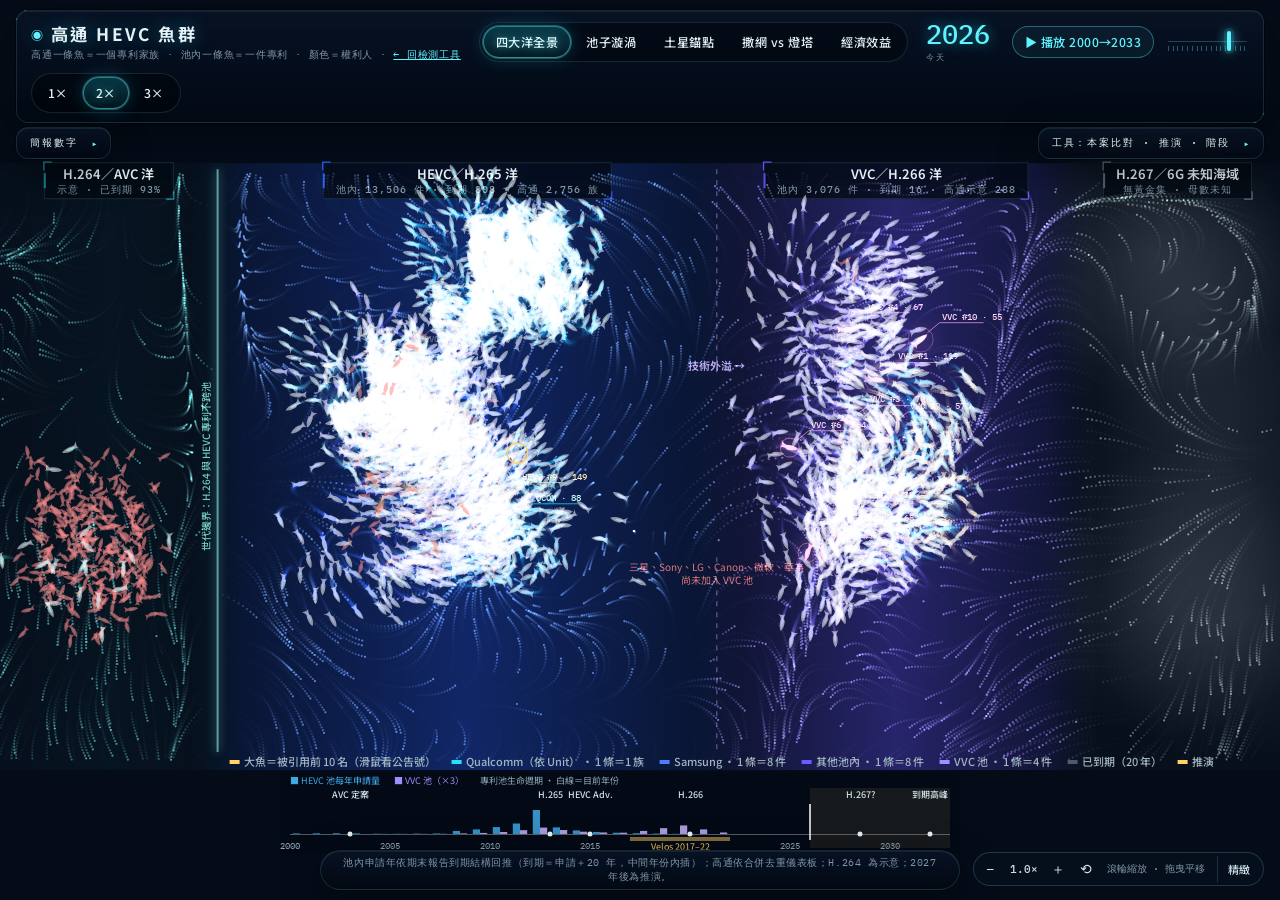
<file: demo/ocean.html>
<!doctype html>
<html lang="zh-Hant">
<head>
<meta charset="utf-8">
<meta name="viewport" content="width=device-width, initial-scale=1, viewport-fit=cover">
<style>:root{padding-top:env(safe-area-inset-top,0px);padding-bottom:env(safe-area-inset-bottom,0px)}body{margin:0;font-size:14px}img{max-width:100%}[hidden]{display:none!important}</style>
<title>高通 HEVC 魚群</title>
<link rel="preconnect" href="https://fonts.googleapis.com">
<link rel="preconnect" href="https://fonts.gstatic.com" crossorigin>
<link rel="stylesheet" href="https://fonts.googleapis.com/css2?family=Noto+Sans+TC:wght@400;500;700&family=IBM+Plex+Mono:wght@400;500&display=swap">
<link rel="stylesheet" href="css/ocean.css">
</head>
<body>
<canvas id="sea" aria-label="高通 HEVC 標準必要專利魚群模擬"></canvas>

<header class="hud" id="top">
  <div class="brand"><h1>高通 HEVC 魚群</h1><p>高通一條魚＝一個專利家族 · 池內一條魚＝一件專利 · 顏色＝權利人 · <a href="../index.html#tool" target="_top" style="color:#5ff3ff">← 回檢測工具</a></p></div>
  <div class="tabs" role="group" aria-label="檢視模式">
    <button type="button" id="mOcean" aria-pressed="true">四大洋全景</button>
    <button type="button" id="mVortex" aria-pressed="false">池子漩渦</button>
    <button type="button" id="mSaturn" aria-pressed="false">土星錨點</button>
    <button type="button" id="mNet" aria-pressed="false">撒網 vs 燈塔</button>
    <button type="button" id="mEco" aria-pressed="false">經濟效益</button>
  </div>
  <div class="clock">
    <div class="yr" id="yrBox"><span id="yrTxt">2020</span><small id="yrLbl">高通申請年</small></div>
    <button type="button" id="play">▶ 播放 2008→2023</button>
    <input type="range" id="yr" min="2008" max="2023" step="1" value="2020" aria-label="年份">
  </div>
  <div class="tabs" role="group" aria-label="速度" id="speeds"><button type="button" data-s="1" aria-pressed="false">1×</button><button type="button" data-s="2" aria-pressed="true">2×</button><button type="button" data-s="3" aria-pressed="false">3×</button></div>
  <button type="button" id="ledgerBtn">簡報數字</button>
</header>

<aside class="hud" id="ledger">
  <h2>簡報數字（給組長的高通名單）</h2>
  <div class="big">
    <div><b>3,044</b><span>高通獨立專利家族（不含子案）</span></div>
    <div><b>4,407</b><span>原始候選，去重後 3,044（重複率 30.9%）</span></div>
    <div><b>152</b><span>被引 51 次以上的核心群</span></div>
    <div><b>13.6</b><span>平均被引次數；最高單件 727（仿射 MP）</span></div>
  </div>
  <h3>HEVC Advance 專利池清洗</h3>
  <div class="key"><i style="background:var(--other)"></i><span>原始專利號（2026/03/26）</span><em>43,095</em></div>
  <div class="key"><i style="background:var(--other)"></i><span>去重＋專利組織歸併（65 國）</span><em>20,267</em></div>
  <div class="key"><i style="background:var(--other)"></i><span>前 20 大國家（85.4%）</span><em>17,316</em></div>
  <div class="key"><i style="background:var(--other)"></i><span>排除 EPO 會員國、修正案號</span><em>13,525</em></div>
  <div class="key"><i style="background:var(--other)"></i><span>DI 申請編號（分析母數）</span><em>13,506</em></div>
  <h3>漩渦中的權利人</h3>
  <div class="key"><i style="background:var(--qcom)"></i><span>Qualcomm（池外，專利家族）</span><em>3,044</em></div>
  <div class="key"><i style="background:var(--sams)"></i><span>Samsung（池內第一，17.6%）</span><em>2,381</em></div>
  <div class="key"><i style="background:var(--other)"></i><span>其他池內權利人（13,506 − 2,381）</span><em>11,125</em></div>
  <h3>VVC Advance 專利池</h3>
  <div class="key"><i style="background:#c8b6ff"></i><span>DI 申請編號（7,378 → 3,076）</span><em>3,076</em></div>
  <div class="key"><i style="background:#ff9f43"></i><span>太陽專利信託（14.4%）</span><em>443</em></div>
  <div class="key"><i style="background:#48dbfb"></i><span>JVC 建伍（10.9%）</span><em>335</em></div>
  <div class="key"><i style="background:#ff6bcb"></i><span>字節跳動（9%）</span><em>278</em></div>
  <h3>高通技術章節（漩渦旋臂）</h3>
  <div id="armKeys"></div>
  <p class="note">優先權年 2011–2014 為核心布局期（1,804 筆，59%），2012 年單年 494 筆為峰值。各 Unit 為「首次貢獻的唯一專利數」，合計 3,044；2B、7A、2B_v1、2A 依儀表板圖二讀圖估計（合計 430）。被 2 個以上 Unit 同時涵蓋 1,112 筆。</p>
  <h3>公告國家 TOP 10（美中台合計 36.5%）</h3>
  <div id="geoKeys"></div>
</aside>

<aside class="hud" id="desk">
  <div id="colorBy">
    <h2>魚的顏色</h2>
    <div class="tabs" role="group" aria-label="上色方式"><button type="button" data-c="arm" aria-pressed="true">Unit 章節</button><button type="button" data-c="geo" aria-pressed="false">公告國家</button><button type="button" data-c="cite" aria-pressed="false">被引用</button></div>
    <div id="cbLeg" style="margin-top:8px"></div>
  </div>
  <div id="deskVortex">
    <h2>放入本案比對</h2>
    <textarea id="claims" aria-label="貼上請求項">一種視訊解碼方法，包含：從位元串流解析一切片的編碼樹單元，以四叉樹將編碼單元分割為多個預測單元；建立合併候選列表，並依空間及時間相鄰區塊導出運動向量預測候選…</textarea>
    <div class="row"><button type="button" id="drop">放入本案魚</button><button type="button" id="clearCase">移除</button></div>
    <div id="matchOut"><p class="note">貼上請求項後按「放入本案魚」，白色的本案魚會依關鍵字對標 HEVC 章節，游進最接近的高通旋臂。</p></div>
    <h3>推演（純數學外推）</h3>
    <p class="note" id="fcNote"></p>
  </div>
  <div id="deskNet" hidden>
    <h2>撈魚比較 · 以往檢索 vs 土星燈塔</h2>
    <div class="phases" id="netSteps"></div>
    <div class="big" style="margin-top:10px">
      <div><b id="nc1">0</b><span id="nl1">網中魚數</span></div>
      <div><b id="nc2">0</b><span id="nl2">可辨識的真 SEP</span></div>
    </div>
    <p class="note" id="netNote"></p>
    <div class="row"><button type="button" id="netReplay">重新撈一次</button></div>
  </div>
  <div id="deskSaturn" hidden>
    <h2>土星錨點輻射法 · 階段</h2>
    <div class="phases" id="phases"></div>
    <div class="key" style="margin-top:10px"><i style="background:var(--qcom)"></i><span>核心球體 PQAI 語意對標</span><em>1,300</em></div>
    <div class="key"><i style="background:#9fd8ff"></i><span>衛星環 B 引用網絡＋外環 A 提案人</span><em>1,744</em></div>
    <div class="key"><i style="background:var(--gold)"></i><span>被 2 個以上 Unit 同時涵蓋（Phase 4 金色）</span><em>1,112</em></div>
    <div class="key"><i style="background:#ff5f87"></i><span>跨 Unit 重複，去重刪除</span><em>1,363</em></div>
    <div class="key"><i style="background:#56636c"></i><span>關鍵字 / IPC 雜訊</span><em>1,956</em></div>
    <p class="note" id="phaseNote"></p>
  </div>
</aside>

<section class="hud" id="eco" hidden aria-live="polite">
  <div class="ecoHead">
    <div class="phases ecoSteps" id="ecoSteps"></div>
    <div class="ecoBase"><span>驗證母數</span><div class="tabs" role="group" aria-label="驗證母數" id="ecoBase"></div>
      <label class="perc" for="ecoPer">人工單件 $<input id="ecoPer" type="number" min="100" step="500" value="10000" inputmode="numeric"></label></div>
  </div>
  <div class="ecoGrid">
    <div class="m"><span id="eTl">耗時</span><b id="eT">—</b><small id="eTs"></small></div>
    <div class="m"><span id="eCl">驗證費用（USD）</span><b id="eC">—</b><small id="eCs"></small></div>
    <div class="m"><span id="eAl">準確率</span><b id="eA">—</b><small id="eAs"></small></div>
    <div class="m recall" id="eR" style="display:none"><span>召回率</span><b>≈ 83% ／ 56%</b><small>黃金集驗證高通名單：≈ 83%（由精確率 88%、F1 85.5% 換算）<br>同方法未調權重、三星公告名單重現率：56%（工具未漏檢 1,333 件）</small></div>
  </div>
  <div id="eBars" hidden></div>
  <div class="poolcost" id="poolCost"></div>
  <p class="note" id="eNote"></p>
</section>
<div class="hud" id="prov">模擬個體依簡報統計分布生成，非真實專利清單；匯入家族清單後可換成真實魚群。</div>
<div id="vig" aria-hidden="true"></div>
<div id="cine" hidden aria-live="polite"><div class="cl"><p class="ck"></p><div class="ch"></div><p class="cs"></p><button type="button" id="satPlay" hidden>▶ 播放四步驟 Phase 0 → 4</button></div><div class="cr"><b class="cn"></b><span class="cu"></span></div></div>
<div id="tip" hidden></div>
<div id="zoom" role="group" aria-label="鏡頭縮放"><button type="button" id="zmOut" aria-label="拉遠">−</button><span id="zmTxt">1.0×</span><button type="button" id="zmIn" aria-label="拉近">＋</button><button type="button" id="zmReset" aria-label="復位" title="復位（雙擊畫面或按 0）">⟲</button><em>滾輪縮放 · 拖曳平移</em><button type="button" id="qBtn" class="q" aria-pressed="false" title="精緻＝完整光影；流暢＝簡化魚形與光暈，給較慢的電腦用（魚的數量不變）">精緻</button></div>

<script src="data/constants.js"></script>
<script src="data/qrec.js"></script>
<script src="js/core.js"></script>
<script src="js/saturn.js"></script>
<script src="js/camera.js"></script>
<script src="js/ui.js"></script>
<script src="js/net.js"></script>
<script src="js/ocean.js"></script>
<script src="js/eco.js"></script>
<script src="js/cine.js"></script>
<script src="js/main.js"></script>
</body>
</html>
</file>
<file: demo/css/ocean.css>
/* Sci-Fi Ocean Telemetry — 深海聲納數據台。全畫面 Canvas 海域；HUD 為深色毛玻璃儀器面板：頂部主控台、左「簡報數字」、右控制台。 */
:root{
  --abyss:#040a14;
  --abyss-2:#081426;
  --panel:rgba(4,10,20,.62);
  --panel-solid:rgba(5,12,24,.92);
  --line:rgba(120,220,255,.14);
  --line-hi:rgba(120,230,255,.42);
  --ink:#e4f1f7;
  --dim:#7f97a6;
  --faint:#4d6272;
  --qcom:#22e3ff;      /* Qualcomm / 技術：Cyan 光 */
  --sams:#4f7bff;      /* 池內權利人：Electric Cobalt */
  --other:#6a5cff;     /* 其他權利人：Deep Indigo */
  --gold:#ffd166;      /* 核心／前十名：琥珀暖金 */
  --sonar:#5ff3ff;
  --glow:0 0 0 1px rgba(95,243,255,.28),0 0 18px rgba(34,227,255,.22);
  --f-display:"Noto Sans TC","PingFang TC","Microsoft JhengHei",system-ui,sans-serif;
  --f-body:"Noto Sans TC","PingFang TC","Microsoft JhengHei",system-ui,sans-serif;
  --f-mono:"IBM Plex Mono",ui-monospace,Menlo,monospace;
  color-scheme:dark;
}
html,body{height:100%}
body{margin:0;background:radial-gradient(120% 90% at 50% 0%,var(--abyss-2) 0%,var(--abyss) 62%);color:var(--ink);font-family:var(--f-body);overflow:hidden;-webkit-font-smoothing:antialiased}
#sea{position:fixed;inset:0;width:100%;height:100%;display:block;touch-action:none}
#sea.grab{cursor:grabbing}
#zoom{position:fixed;right:16px;bottom:14px;z-index:6;display:flex;align-items:center;gap:2px;padding:3px;border:1px solid rgba(120,200,230,.22);border-radius:999px;background:rgba(6,16,30,.72);backdrop-filter:blur(8px);font:500 11px 'IBM Plex Mono',monospace;color:#cfe3ea}
#zoom button{all:unset;cursor:pointer;width:26px;height:26px;display:grid;place-items:center;border-radius:50%;font-size:14px;color:#cfe3ea}
#zoom button:hover{background:rgba(120,200,230,.14)}#zoom button:focus-visible{outline:1px solid #7af0ff}
#zoom button.q{width:auto;padding:0 10px;border-radius:999px;font:500 11px 'Noto Sans TC',sans-serif;border-left:1px solid rgba(120,200,230,.2);border-radius:0 999px 999px 0}#zoom button.q[aria-pressed=true]{color:#ffd166}
#zoom #zmTxt{min-width:38px;text-align:center}#zoom em{font-style:normal;color:#7f97a3;font-size:10px;padding:0 10px 0 6px}
#zoom[hidden]{display:none}#zoom.on{border-color:rgba(122,240,255,.5)}
@media (max-width:860px){#zoom em{display:none}}
/* HUD：深黑毛玻璃 + 1px 低透明發光邊 + 角落定位刻 */
.hud{position:fixed;z-index:2;background:linear-gradient(180deg,rgba(10,22,40,.66),rgba(3,8,16,.72));border:1px solid var(--line);border-radius:12px;
  backdrop-filter:blur(18px) saturate(140%);-webkit-backdrop-filter:blur(18px) saturate(140%);
  box-shadow:inset 0 1px 0 rgba(150,235,255,.08),0 12px 40px rgba(0,0,0,.45),0 0 0 1px rgba(0,0,0,.4)}
.hud::before{content:"";position:absolute;inset:-1px;border-radius:inherit;pointer-events:none;
  background:linear-gradient(var(--sonar),var(--sonar)) left top/10px 1px no-repeat,linear-gradient(var(--sonar),var(--sonar)) left top/1px 10px no-repeat,
  linear-gradient(var(--sonar),var(--sonar)) right bottom/10px 1px no-repeat,linear-gradient(var(--sonar),var(--sonar)) right bottom/1px 10px no-repeat;opacity:.55}
#top{top:calc(10px + env(safe-area-inset-top,0px));left:max(16px,env(safe-area-inset-left,0px));right:max(16px,env(safe-area-inset-right,0px));display:flex;flex-wrap:wrap;align-items:center;gap:10px 18px;padding:9px 14px}
.brand{min-width:0}
.brand h1{margin:0;font-family:var(--f-display);font-weight:700;font-size:1.08rem;letter-spacing:.14em;text-shadow:0 0 18px rgba(34,227,255,.35)}
.brand h1::before{content:"◉ ";color:var(--sonar);font-size:.7em;vertical-align:.12em;animation:ping 2.4s ease-in-out infinite}
@keyframes ping{50%{opacity:.25}}
.brand p{margin:2px 0 0;font:400 .6rem var(--f-mono);letter-spacing:.08em;color:var(--dim)}
/* 膠囊按鈕 */
.tabs{display:flex;gap:2px;background:rgba(0,0,0,.35);border:1px solid var(--line);border-radius:999px;padding:3px}
.tabs button{border:1px solid transparent;background:transparent;border-radius:999px}
.tabs button[aria-pressed="true"]{background:linear-gradient(180deg,rgba(34,227,255,.22),rgba(34,227,255,.08));color:#dffcff;border-color:rgba(95,243,255,.45);box-shadow:var(--glow);text-shadow:0 0 8px rgba(95,243,255,.6)}
button{font:500 .76rem var(--f-body);letter-spacing:.04em;color:var(--ink);background:rgba(95,243,255,.05);border:1px solid var(--line);border-radius:999px;padding:6px 12px;cursor:pointer;white-space:nowrap;transition:color .2s,border-color .2s,box-shadow .2s,background .2s}
button:hover{color:var(--sonar);border-color:var(--line-hi);box-shadow:0 0 12px rgba(34,227,255,.18)}
button:focus-visible,textarea:focus-visible,input:focus-visible{outline:1px solid var(--sonar);outline-offset:2px}
/* 年份時鐘 + 自訂滑桿（微型刻度） */
.clock{display:flex;align-items:center;gap:12px;flex:1 1 300px;min-width:0}
.yr{font-family:var(--f-mono);font-size:1.7rem;font-weight:500;color:var(--sonar);font-variant-numeric:tabular-nums;line-height:1;min-width:4.6ch;text-shadow:0 0 14px rgba(34,227,255,.55)}
.yr small{display:block;font:500 .5rem var(--f-mono);color:var(--dim);letter-spacing:.22em;margin-top:5px;text-shadow:none;text-transform:uppercase;white-space:nowrap}
.yr.ghost{color:var(--gold);text-shadow:0 0 14px rgba(255,209,102,.5)}
.clock input[type=range]{flex:1;min-width:0;-webkit-appearance:none;appearance:none;height:22px;background:transparent;cursor:pointer;
  --tick:repeating-linear-gradient(90deg,rgba(120,220,255,.35) 0 1px,transparent 1px 6.06%)}
.clock input[type=range]::-webkit-slider-runnable-track{height:22px;background:linear-gradient(rgba(120,220,255,.25),rgba(120,220,255,.25)) center/100% 1px no-repeat,var(--tick) center 15px/100% 5px no-repeat}
.clock input[type=range]::-moz-range-track{height:22px;background:linear-gradient(rgba(120,220,255,.25),rgba(120,220,255,.25)) center/100% 1px no-repeat,var(--tick) center 15px/100% 5px no-repeat}
.clock input[type=range]::-webkit-slider-thumb{-webkit-appearance:none;width:4px;height:20px;border-radius:2px;background:var(--sonar);box-shadow:0 0 0 3px rgba(34,227,255,.15),0 0 12px var(--sonar)}
.clock input[type=range]::-moz-range-thumb{width:4px;height:20px;border:0;border-radius:2px;background:var(--sonar);box-shadow:0 0 0 3px rgba(34,227,255,.15),0 0 12px var(--sonar)}
#play{color:var(--sonar);border-color:rgba(95,243,255,.35)}
#cbLeg .geoT{width:100%;border-collapse:collapse;font-size:.68rem;font-variant-numeric:tabular-nums;font-family:var(--f-mono)}#cbLeg .geoT th{color:var(--dim);font:500 .56rem var(--f-mono);letter-spacing:.14em;text-align:right;padding:3px;border-bottom:1px solid var(--line)}#cbLeg .geoT td{text-align:right;padding:3px;color:#cfe6ee;border-bottom:1px solid rgba(120,220,255,.05)}#cbLeg .geoT td:first-child{text-align:left}#cbLeg .geoT i{display:inline-block;width:8px;height:3px;border-radius:2px;margin-right:6px;vertical-align:middle;box-shadow:0 0 6px currentColor}
#ledger{left:max(16px,env(safe-area-inset-left,0px));top:calc(86px + env(safe-area-inset-top,0px));width:252px;max-height:calc(100% - 184px);overflow:auto;padding:12px 14px}
#desk{right:max(16px,env(safe-area-inset-right,0px));top:calc(86px + env(safe-area-inset-top,0px));width:304px;max-height:calc(100% - 184px);overflow:auto;padding:12px 14px}
.hud::-webkit-scrollbar{width:4px}.hud::-webkit-scrollbar-thumb{background:rgba(120,220,255,.2);border-radius:2px}
h2{margin:0 0 9px;font:500 .56rem var(--f-mono);letter-spacing:.26em;color:var(--sonar);text-transform:uppercase;opacity:.85}
h2::before{content:"// ";color:var(--faint)}
h3{margin:14px 0 6px;font:500 .58rem var(--f-mono);letter-spacing:.22em;color:var(--dim);text-transform:uppercase;border-top:1px solid var(--line);padding-top:10px}
/* 儀表數字：主值大、標籤極小寬距 */
.big{display:grid;grid-template-columns:1fr 1fr;gap:8px}
.big div{background:linear-gradient(180deg,rgba(34,227,255,.06),rgba(34,227,255,.01));border:1px solid var(--line);border-radius:8px;padding:8px 10px}
.big b{display:block;font:500 1.45rem/1.1 var(--f-mono);color:var(--qcom);font-variant-numeric:tabular-nums;text-shadow:0 0 12px rgba(34,227,255,.4)}
.big span{font:500 .52rem/1.5 var(--f-mono);letter-spacing:.14em;color:var(--dim);display:block;margin-top:4px;text-transform:uppercase}
.key{display:grid;grid-template-columns:14px 1fr auto;gap:8px;align-items:center;font-size:.74rem;padding:3px 0;border-bottom:1px solid rgba(120,220,255,.045)}
.key i{width:12px;height:3px;border-radius:2px;display:block;box-shadow:0 0 6px currentColor}
.key span{color:#c9dde6}
.key em{font-style:normal;font:500 .78rem var(--f-mono);color:var(--ink);font-variant-numeric:tabular-nums}
.note{font-size:.68rem;color:var(--dim);line-height:1.65;margin:9px 0 0}
.phases{display:grid;gap:4px}
.ph{display:grid;grid-template-columns:auto 1fr auto;gap:9px;align-items:center;text-align:left;padding:7px 10px;border-radius:8px}
.ph[aria-pressed="true"]{border-color:rgba(95,243,255,.5);background:linear-gradient(90deg,rgba(34,227,255,.16),rgba(34,227,255,.03));box-shadow:inset 2px 0 0 var(--sonar)}
.ph .n{font-family:var(--f-mono);color:var(--faint);font-size:.66rem}
.ph[aria-pressed="true"] .n{color:var(--sonar)}
.ph .c{font:500 .78rem var(--f-mono);color:var(--sonar);font-variant-numeric:tabular-nums}
.ph .t{font-size:.74rem;line-height:1.35;white-space:normal}
textarea{width:100%;min-height:110px;resize:vertical;box-sizing:border-box;background:rgba(0,0,0,.4);color:var(--ink);border:1px solid var(--line);border-radius:8px;padding:9px;font:400 .76rem/1.6 var(--f-body)}
.row{display:flex;gap:6px;flex-wrap:wrap;margin-top:7px}
.match{display:grid;grid-template-columns:1fr auto;gap:4px 8px;font-size:.76rem;margin-top:8px}
.bar{grid-column:1/-1;height:2px;border-radius:2px;background:rgba(255,255,255,.06);overflow:hidden}
.bar span{display:block;height:100%;background:var(--sonar);box-shadow:0 0 8px var(--sonar)}
#prov{left:50%;transform:translateX(-50%);bottom:calc(10px + env(safe-area-inset-bottom,0px));padding:5px 14px;font:400 .6rem var(--f-mono);letter-spacing:.06em;color:var(--dim);max-width:calc(100% - 32px);text-align:center;border-radius:999px}
#tip{position:fixed;z-index:3;pointer-events:none;background:var(--panel-solid);border:1px solid var(--line-hi);border-radius:8px;padding:7px 10px;font-size:.72rem;line-height:1.55;max-width:270px;box-shadow:0 0 24px rgba(34,227,255,.15),0 10px 30px rgba(0,0,0,.5);backdrop-filter:blur(10px)}
#tip b{font-family:var(--f-mono);color:var(--sonar);font-weight:500}
#ledgerBtn{display:none!important}
.fold{all:unset;cursor:pointer;display:flex;justify-content:space-between;align-items:center;gap:12px;width:100%;box-sizing:border-box;font:500 .6rem var(--f-mono);letter-spacing:.2em;color:var(--ink)}
.fold:focus-visible{outline:1px solid var(--sonar);outline-offset:3px;border-radius:4px}
.fold::after{content:"▾";color:var(--sonar);transition:transform .2s}
.hud.folded .fold::after{transform:rotate(-90deg)}
.hud.folded .foldBody{display:none}
.hud.folded{width:auto!important;max-height:none!important;padding:8px 13px!important}
.foldBody{margin-top:10px}
#eco{left:50%;transform:translateX(-50%);bottom:calc(46px + env(safe-area-inset-bottom,0px));width:min(920px,calc(100% - 32px));padding:13px 15px;box-sizing:border-box}
.ecoHead{display:flex;flex-wrap:wrap;gap:10px 16px;align-items:flex-start;justify-content:space-between}
.ecoSteps{grid-template-columns:repeat(4,minmax(0,1fr));flex:1 1 520px;min-width:0}
.ecoSteps .ph{grid-template-columns:auto 1fr}
.ecoBase{display:flex;flex-direction:column;gap:6px;font:500 .56rem var(--f-mono);letter-spacing:.18em;color:var(--dim)}
.perc{display:flex;align-items:center;gap:4px;font:500 .7rem var(--f-mono);color:var(--dim)}
.perc input{width:6.5em;background:rgba(0,0,0,.4);color:var(--ink);border:1px solid var(--line);border-radius:6px;padding:4px 6px;font:500 .8rem var(--f-mono)}
.ecoGrid{display:grid;grid-template-columns:repeat(3,minmax(0,1fr));gap:10px;margin-top:11px}
.ecoGrid .m{background:linear-gradient(180deg,rgba(34,227,255,.06),rgba(34,227,255,.01));border:1px solid var(--line);border-radius:10px;padding:10px 12px;min-width:0}
.ecoGrid span{font:500 .54rem var(--f-mono);letter-spacing:.22em;color:var(--dim);text-transform:uppercase}
.ecoGrid b{display:block;font:500 1.75rem/1.15 var(--f-mono);color:var(--sonar);font-variant-numeric:tabular-nums;margin-top:4px;overflow-wrap:anywhere;text-shadow:0 0 14px rgba(34,227,255,.4)}
.ecoGrid small{display:block;font-size:.68rem;color:var(--dim);line-height:1.5;margin-top:3px}
#eBars{margin-top:10px;display:none;gap:8px}
.ecoGrid .recall{background:linear-gradient(180deg,rgba(150,215,255,.22),rgba(150,215,255,.1));border:1px solid rgba(150,215,255,.55)}
.ecoGrid .recall span,.ecoGrid .recall small{color:#bfe3f7}
.ecoGrid .recall b{color:#e8f7ff;text-shadow:0 0 14px rgba(150,215,255,.6)}
.ecoGrid.four{grid-template-columns:repeat(4,minmax(0,1fr))}
.poolcost{margin-top:10px;display:flex;flex-wrap:wrap;gap:4px 14px;align-items:baseline;padding:9px 12px;border-radius:10px;background:linear-gradient(90deg,rgba(255,107,107,.12),rgba(255,107,107,.03));border:1px solid rgba(255,120,120,.32);font-size:.72rem;color:var(--dim)}
.poolcost b{font:500 1.2rem var(--f-mono);color:#ff9a9a;font-variant-numeric:tabular-nums;text-shadow:0 0 12px rgba(255,107,107,.4)}
.brow{display:grid;grid-template-columns:7.5em 1fr;gap:8px;align-items:center;font-size:.72rem}
.btrack{display:grid;gap:3px}
.bline{display:flex;align-items:center;gap:8px;min-width:0}
.bline i{display:block;height:6px;border-radius:3px;min-width:3px;transition:width 1.2s cubic-bezier(.2,.8,.2,1);box-shadow:0 0 8px currentColor}
.bline em{font-style:normal;font-family:var(--f-mono);font-size:.7rem;color:var(--ink);white-space:nowrap}
@media (max-width:860px){.ecoGrid,.ecoGrid.four{grid-template-columns:1fr}.ecoGrid b{font-size:1.2rem}.ecoSteps{grid-template-columns:1fr 1fr}#eco{max-height:52vh;overflow:auto;bottom:calc(40px + env(safe-area-inset-bottom,0px))}}
@media (max-width:860px){
  #prov{font-size:.56rem;padding:4px 10px}
  #desk{top:auto;bottom:calc(64px + env(safe-area-inset-bottom,0px));width:auto;left:max(16px,env(safe-area-inset-left,0px));max-height:34vh}
  .brand h1{font-size:.98rem}.yr{font-size:1.3rem}
}
@media (prefers-reduced-motion:reduce){.brand h1::before{animation:none}}
/* ======== 電影式字幕（土星錨點、經濟效益）：參考 FABLE 簡報導覽版 ======== */
#cine{position:fixed;z-index:1;left:max(28px,env(safe-area-inset-left,0px));right:max(28px,env(safe-area-inset-right,0px));top:120px;display:flex;align-items:flex-start;justify-content:space-between;gap:24px;pointer-events:none}
#cine .cl{min-width:0;max-width:52%}
#cine .ck{margin:0 0 4px;font:500 clamp(.6rem,.85vw,.78rem) var(--f-mono);letter-spacing:.26em;color:var(--sonar);text-transform:uppercase}
#cine .ck::before{content:"";display:inline-block;width:22px;height:1px;background:var(--sonar);vertical-align:middle;margin-right:10px;box-shadow:0 0 8px var(--sonar)}
#cine .ch{font:700 clamp(1.1rem,2vw,2.05rem)/1.22 var(--f-display);letter-spacing:.04em;color:#f3fbff;text-shadow:0 0 28px rgba(34,227,255,.4),0 2px 14px rgba(0,0,0,.9)}
#cine .cs{margin:6px 0 0;font:400 clamp(.74rem,1.05vw,1rem)/1.55 var(--f-body);color:#c3d6e0;text-shadow:0 1px 10px rgba(0,0,0,.95)}
#cine .cr{text-align:right;flex:0 0 auto;max-width:42%}
#cine .cn{display:block;font:500 clamp(2rem,4vw,4.2rem)/1 var(--f-mono);font-variant-numeric:tabular-nums;color:var(--sonar);text-shadow:0 0 34px rgba(34,227,255,.65),0 0 2px #fff}
#cine .cn.gold{color:var(--gold);text-shadow:0 0 34px rgba(255,209,102,.7),0 0 2px #fff}
#cine .cn.red{color:#ff8a8a;text-shadow:0 0 34px rgba(255,107,107,.7),0 0 2px #fff}
#cine .cn.grey{color:#c9d6de;text-shadow:0 0 24px rgba(200,220,235,.35)}
#cine .cu{display:block;margin-top:6px;font:500 clamp(.68rem,.95vw,.95rem) var(--f-body);letter-spacing:.05em;color:#d5e6ee;text-shadow:0 1px 10px rgba(0,0,0,.95)}
#cine button{pointer-events:auto;margin-top:10px;color:#1a1204;background:linear-gradient(180deg,#ffe2a0,#ffc94d);border-color:#ffd166;font-weight:700;box-shadow:0 0 18px rgba(255,209,102,.35)}
#cine button:hover{color:#1a1204;box-shadow:0 0 26px rgba(255,209,102,.6)}
#cine.in .ck{animation:capK .7s both}
#cine.in .ch{animation:capH .9s cubic-bezier(.2,.8,.2,1) both .08s}
#cine.in .cs{animation:capK .9s both .35s}
#cine.in .cr{animation:capN .9s cubic-bezier(.2,.8,.2,1) both .2s}
@keyframes capK{from{opacity:0;transform:translateY(8px)}to{opacity:1;transform:none}}
@keyframes capH{from{opacity:0;transform:translateY(14px);filter:blur(10px);letter-spacing:.3em}to{opacity:1;transform:none;filter:none;letter-spacing:.04em}}
@keyframes capN{from{opacity:0;transform:scale(1.25);filter:blur(12px)}to{opacity:1;transform:none;filter:none}}
#vig{position:fixed;inset:0;z-index:1;pointer-events:none;opacity:0;transition:opacity .8s;background:radial-gradient(120% 95% at 50% 55%,transparent 55%,rgba(1,4,10,.75) 100%)}
body.cine #vig{opacity:1}
@media (max-width:860px){#cine{left:14px;right:14px;gap:4px;flex-direction:column}#cine .cl,#cine .cr{max-width:100%;text-align:left}#cine .cs{display:none}#cine .ck{letter-spacing:.12em}#cine .ch{font-size:1rem}#cine .cn{font-size:1.6rem}#cine .cu{font-size:.66rem}#cine button{margin-top:6px;padding:4px 10px}}
@media (prefers-reduced-motion:reduce){#cine.in .ck,#cine.in .ch,#cine.in .cs,#cine.in .cr{animation:none}}
</file>
